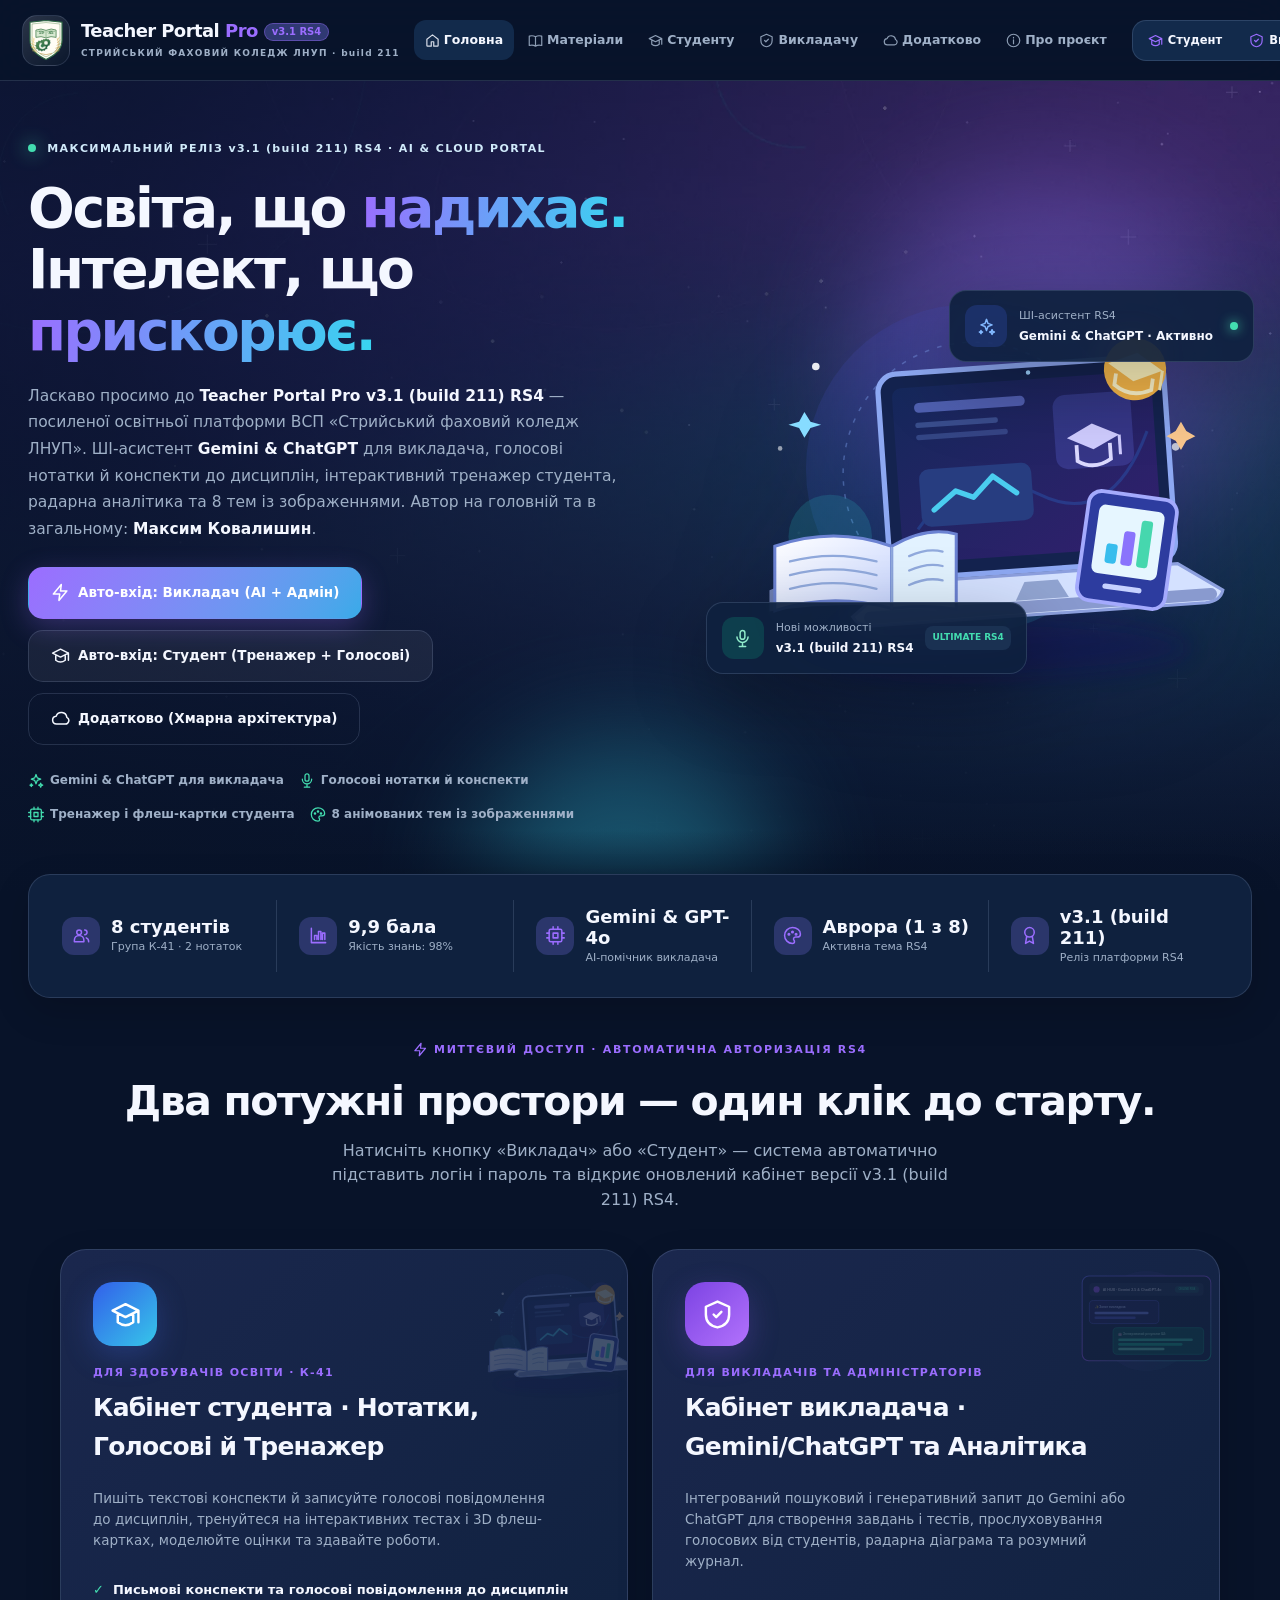
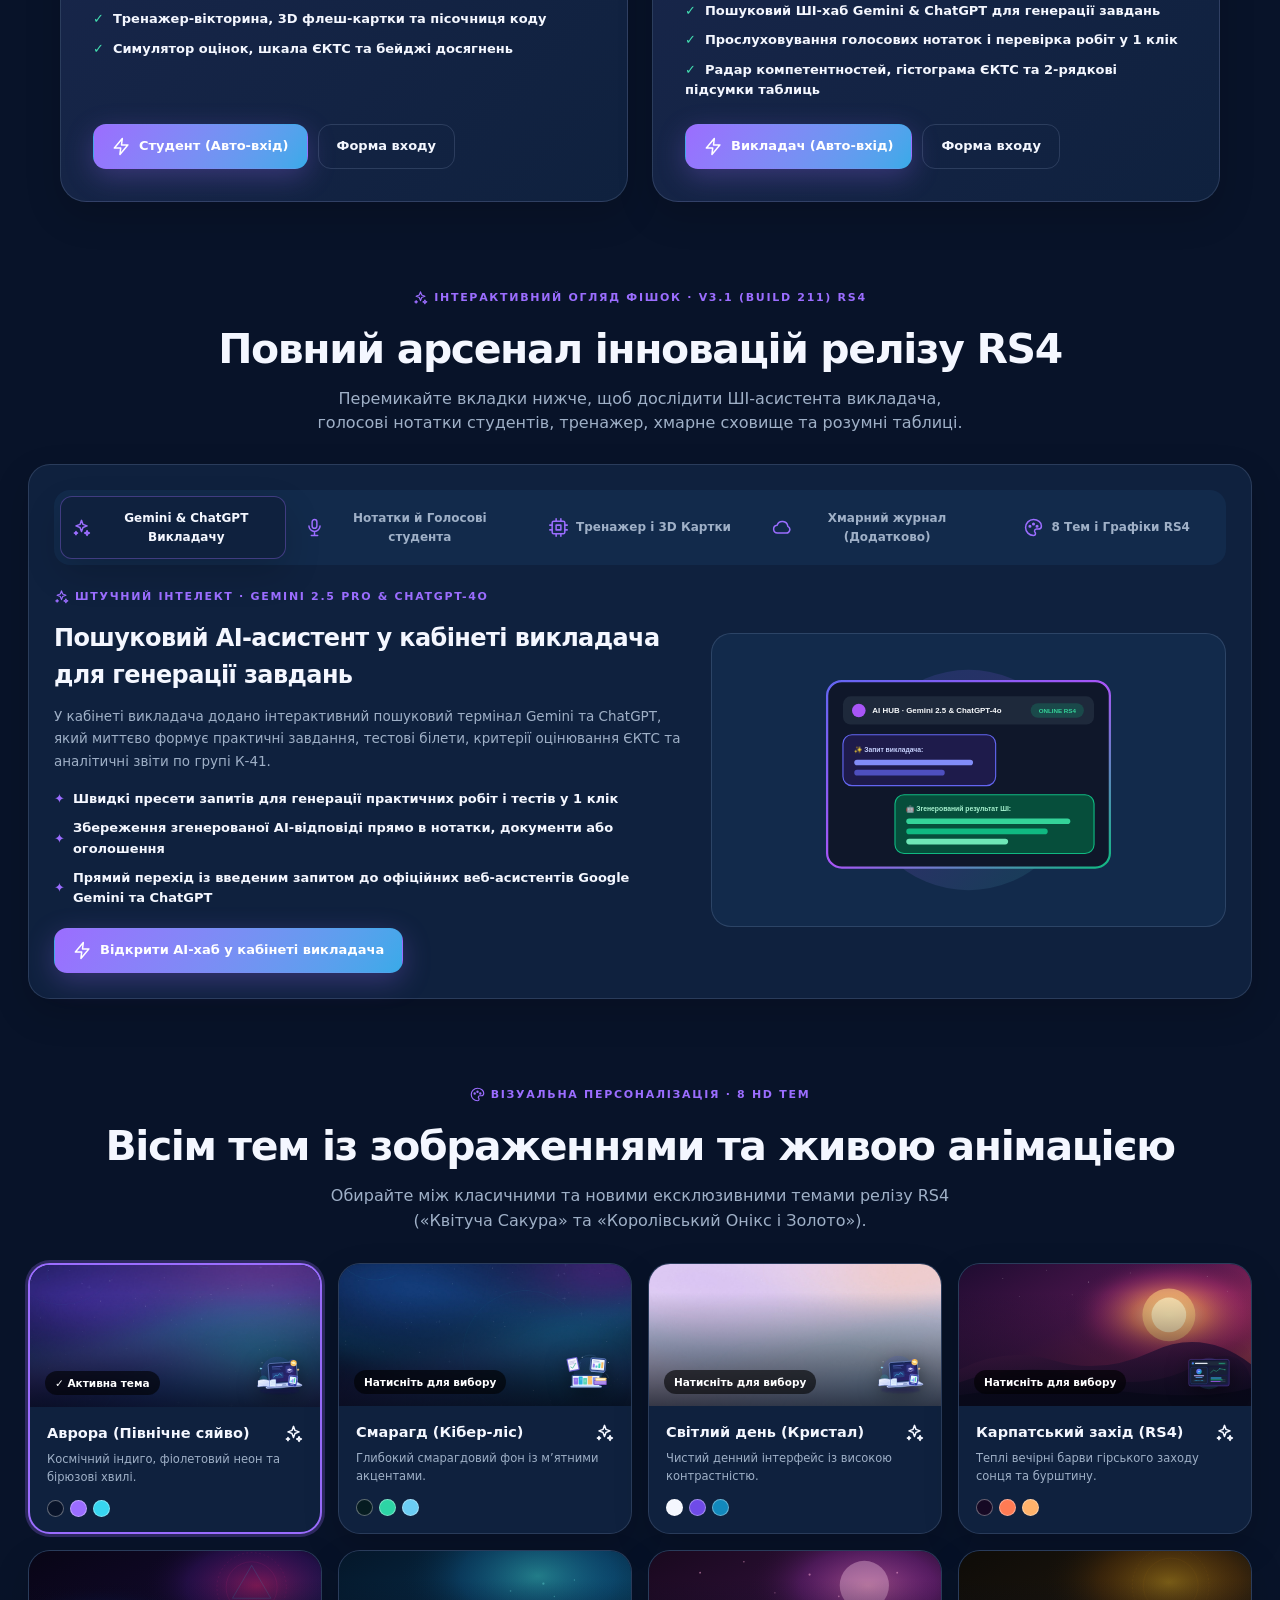
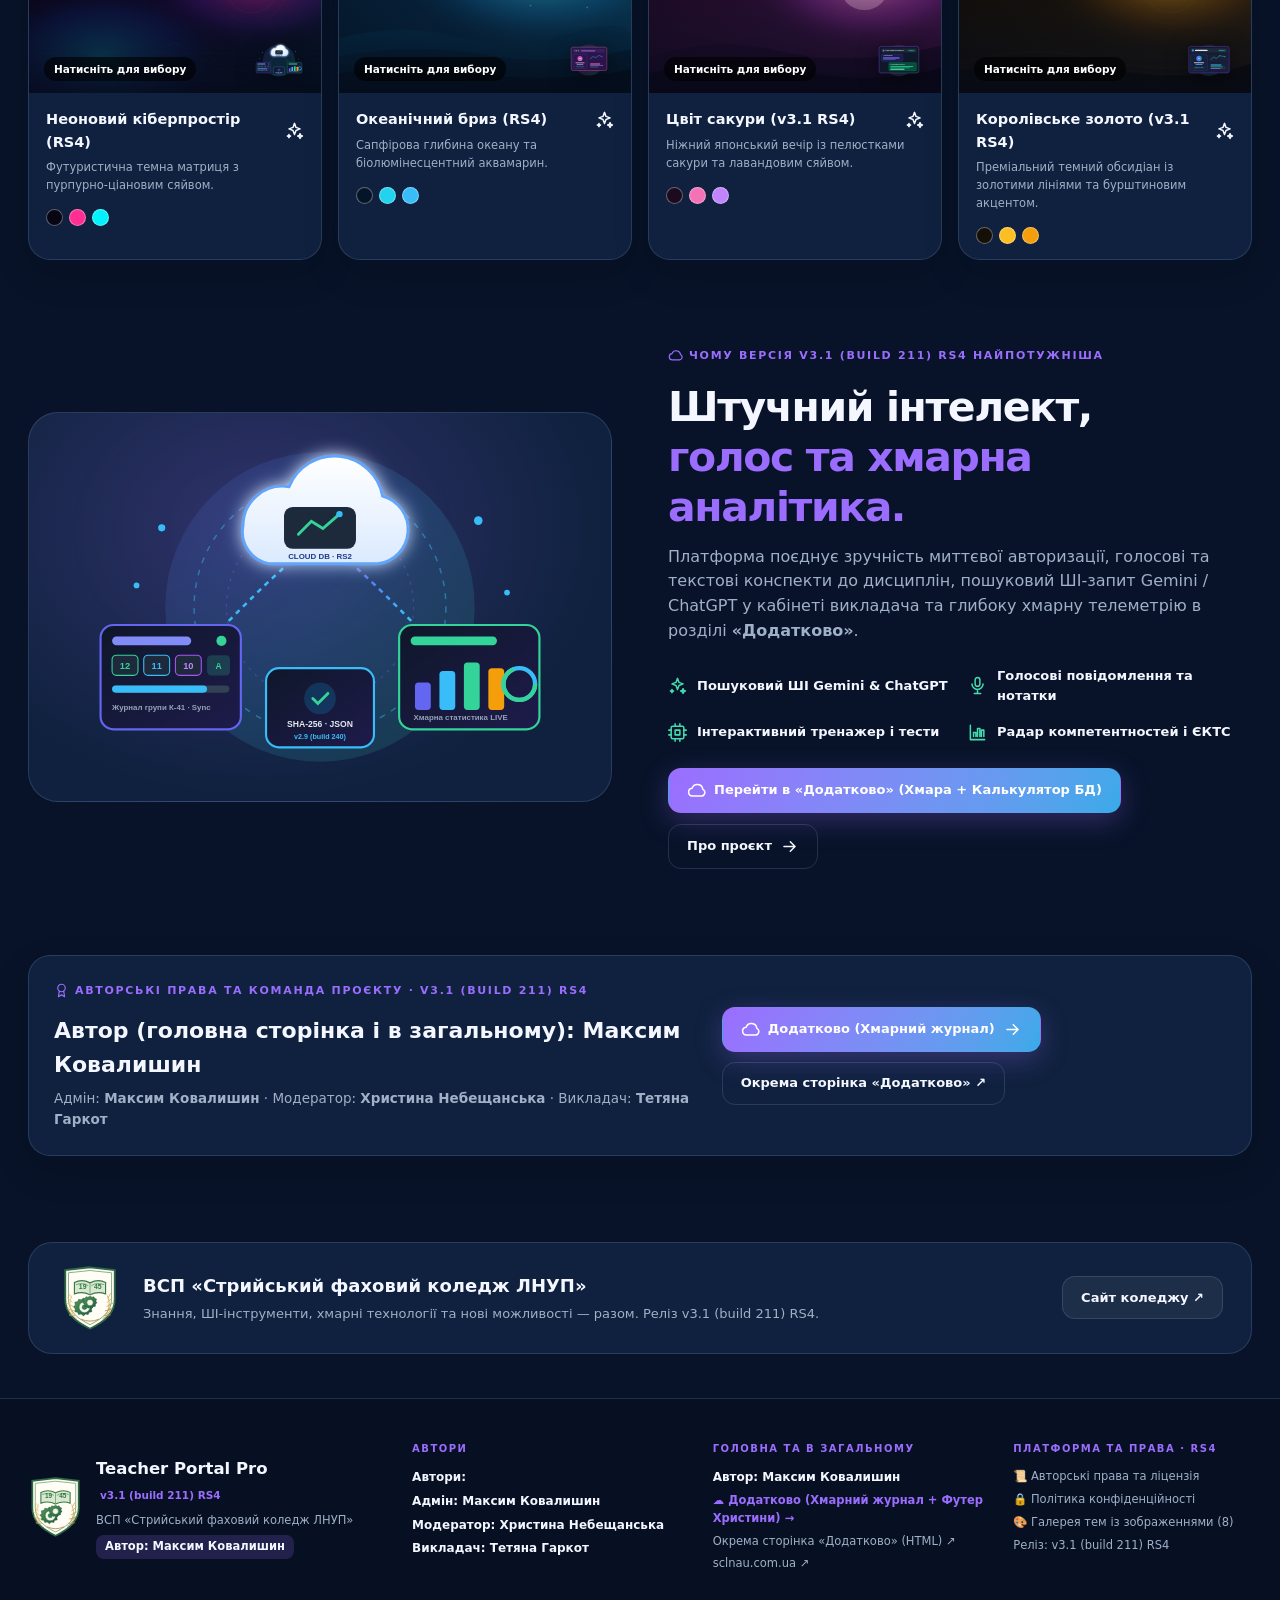
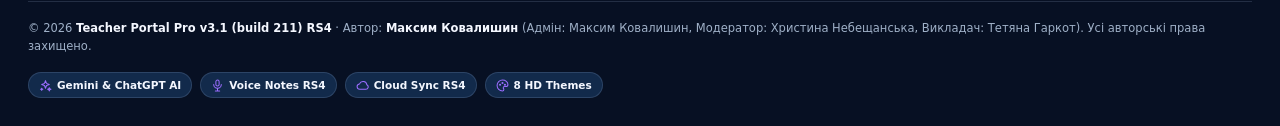
<file: index.html>
<!doctype html>
<html lang="uk">
<head>
  <meta charset="utf-8">
  <meta name="viewport" content="width=device-width, initial-scale=1">
  <meta name="theme-color" content="#081b38">
  <meta name="description" content="Teacher Portal Pro v3.1 (build 211) RS4 — потужний український освітній портал із ШІ-асистентом Gemini/ChatGPT, голосовими нотатками, тренажером студента, хмарним журналом та 8 темами.">
  <title>Teacher Portal Pro v3.1 (build 211) RS4 — ВСП «Стрийський фаховий коледж ЛНУП»</title>
  <link rel="icon" type="image/svg+xml" href="assets/favicon.svg">
  <link rel="stylesheet" href="style.css">
  <script defer src="script.js"></script>
</head>
<body data-theme="aurora" data-banner-art="on" data-glow="on">
<svg class="svg-defs" xmlns="http://www.w3.org/2000/svg" aria-hidden="true">
  <symbol id="i-home" viewBox="0 0 24 24"><path d="m3 10 9-7 9 7v10a1 1 0 0 1-1 1h-6v-7h-4v7H4a1 1 0 0 1-1-1z"/></symbol>
  <symbol id="i-book" viewBox="0 0 24 24"><path d="M12 6C8.7 4 5.7 4 2 5v15c3.7-1 6.7-1 10 1 3.3-2 6.3-2 10-1V5c-3.7-1-6.7-1-10 1zm0 0v15"/></symbol>
  <symbol id="i-hat" viewBox="0 0 24 24"><path d="m2 9 10-5 10 5-10 5zM6 12v6c4 3 8 3 12 0v-6m4-3v9"/></symbol>
  <symbol id="i-shield" viewBox="0 0 24 24"><path d="m12 2 9 4v6c0 6-4 9-9 10-5-1-9-4-9-10V6zM9 12l2 2 4-4"/></symbol>
  <symbol id="i-users" viewBox="0 0 24 24"><circle cx="9" cy="8" r="3"/><path d="M3 20v-2a6 6 0 0 1 12 0v2zM16 5a3 3 0 0 1 0 6m2 4a5 5 0 0 1 3 5"/></symbol>
  <symbol id="i-chart" viewBox="0 0 24 24"><path d="M3 3v18h18M7 17v-5h3v5m2 0V7h3v10m2 0v-8h3v8"/></symbol>
  <symbol id="i-file" viewBox="0 0 24 24"><path d="M6 2h8l5 5v15H6a2 2 0 0 1-2-2V4a2 2 0 0 1 2-2zM14 2v6h5M8 13h8M8 17h8"/></symbol>
  <symbol id="i-check" viewBox="0 0 24 24"><path d="m5 12 4 4L19 6"/></symbol>
  <symbol id="i-lock" viewBox="0 0 24 24"><rect x="4" y="10" width="16" height="12" rx="2"/><path d="M8 10V7a4 4 0 0 1 8 0v3m-4 5v3"/></symbol>
  <symbol id="i-user" viewBox="0 0 24 24"><circle cx="12" cy="8" r="4"/><path d="M4 22v-2a8 8 0 0 1 16 0v2"/></symbol>
  <symbol id="i-arrow" viewBox="0 0 24 24"><path d="M5 12h14m-6-6 6 6-6 6"/></symbol>
  <symbol id="i-search" viewBox="0 0 24 24"><circle cx="10.5" cy="10.5" r="7"/><path d="m16 16 5 5"/></symbol>
  <symbol id="i-download" viewBox="0 0 24 24"><path d="M12 3v12m-5-5 5 5 5-5M4 18v3h16v-3"/></symbol>
  <symbol id="i-settings" viewBox="0 0 24 24"><circle cx="12" cy="12" r="3"/><path d="M10 2h4l1 3 3 1 3-1 2 4-2 2v2l2 2-2 4-3-1-3 1-1 3h-4l-1-3-3-1-3 1-2-4 2-2v-2L1 9l2-4 3 1 3-1z"/></symbol>
  <symbol id="i-list" viewBox="0 0 24 24"><path d="M8 6h13M8 12h13M8 18h13M3 6h.1M3 12h.1M3 18h.1"/></symbol>
  <symbol id="i-plus" viewBox="0 0 24 24"><path d="M12 4v16M4 12h16"/></symbol>
  <symbol id="i-x" viewBox="0 0 24 24"><path d="M5 5l14 14M19 5 5 19"/></symbol>
  <symbol id="i-moon" viewBox="0 0 24 24"><path d="M20 16A8 8 0 0 1 8 4 8 8 0 1 0 20 16z"/></symbol>
  <symbol id="i-sun" viewBox="0 0 24 24"><circle cx="12" cy="12" r="4"/><path d="M12 1v3m0 16v3M1 12h3m16 0h3M4 4l2 2m12 12 2 2M20 4l-2 2M6 18l-2 2"/></symbol>
  <symbol id="i-calendar" viewBox="0 0 24 24"><rect x="3" y="5" width="18" height="16" rx="2"/><path d="M7 2v6m10-6v6M3 10h18"/></symbol>
  <symbol id="i-clipboard" viewBox="0 0 24 24"><rect x="5" y="4" width="14" height="18" rx="2"/><path d="M9 4V2h6v2M9 11h6m-6 5h6"/></symbol>
  <symbol id="i-log" viewBox="0 0 24 24"><path d="M14 3h6v18h-6M4 12h12m-5-5 5 5-5 5"/></symbol>
  <symbol id="i-info" viewBox="0 0 24 24"><circle cx="12" cy="12" r="10"/><path d="M12 11v6m0-10v1"/></symbol>
  <symbol id="i-mail" viewBox="0 0 24 24"><rect x="2" y="5" width="20" height="14" rx="2"/><path d="m2 7 10 7 10-7"/></symbol>
  <symbol id="i-menu" viewBox="0 0 24 24"><path d="M3 6h18M3 12h18M3 18h18"/></symbol>
  <symbol id="i-bolt" viewBox="0 0 24 24"><path d="M13 2 3 14h8l-1 8 10-12h-8z"/></symbol>
  <symbol id="i-star" viewBox="0 0 24 24"><path d="m12 2 3.1 6.3 6.9 1-5 4.9 1.2 6.8L12 17.8 5.8 21l1.2-6.8-5-4.9 6.9-1z"/></symbol>
  <symbol id="i-bell" viewBox="0 0 24 24"><path d="M18 8a6 6 0 0 0-12 0c0 7-3 9-3 9h18s-3-2-3-9M13.7 21a2 2 0 0 1-3.4 0"/></symbol>
  <symbol id="i-palette" viewBox="0 0 24 24"><path d="M12 2a10 10 0 0 0 0 20 2.5 2.5 0 0 0 2.5-2.5c0-.6-.2-1.2-.6-1.6-.4-.4-.6-1-.6-1.6A2.5 2.5 0 0 1 15.8 14H18a4 4 0 0 0 4-4c0-4.4-4.5-8-10-8z"/><circle cx="7.5" cy="10.5" r="1"/><circle cx="12" cy="7.5" r="1"/><circle cx="16.5" cy="10.5" r="1"/></symbol>
  <symbol id="i-cloud" viewBox="0 0 24 24"><path d="M17.5 19H7a5 5 0 0 1-.5-9.97A7 7 0 0 1 20 10.5a4.5 4.5 0 0 1-2.5 8.5z"/></symbol>
  <symbol id="i-sync" viewBox="0 0 24 24"><path d="M21 2v6h-6M3 12a9 9 0 0 1 15-6.7L21 8M3 22v-6h6M21 12a9 9 0 0 1-15 6.7L3 16"/></symbol>
  <symbol id="i-database" viewBox="0 0 24 24"><ellipse cx="12" cy="5" rx="9" ry="3"/><path d="M21 12c0 1.66-4 3-9 3s-9-1.34-9-3"/><path d="M3 5v14c0 1.66 4 3 9 3s9-1.34 9-3V5"/></symbol>
  <symbol id="i-sparkles" viewBox="0 0 24 24"><path d="m12 3 1.9 5.1L19 10l-5.1 1.9L12 17l-1.9-5.1L5 10l5.1-1.9zM19 16l.9 2.1L22 19l-2.1.9L19 22l-.9-2.1L16 19l2.1-.9zM5 17l.6 1.4L7 19l-1.4.6L5 21l-.6-1.4L3 19l1.4-.6z"/></symbol>
  <symbol id="i-award" viewBox="0 0 24 24"><circle cx="12" cy="8" r="6"/><path d="M15.48 12.9 17 22l-5-3-5 3 1.52-9.1"/></symbol>
  <symbol id="i-clock" viewBox="0 0 24 24"><circle cx="12" cy="12" r="10"/><path d="M12 6v6l4 2"/></symbol>
  <symbol id="i-key" viewBox="0 0 24 24"><circle cx="7.5" cy="15.5" r="5.5"/><path d="m21 2-9.6 9.6M15.5 7.5l3 3L22 7l-3-3"/></symbol>
  <symbol id="i-code" viewBox="0 0 24 24"><path d="m16 18 6-6-6-6M8 6l-6 6 6 6"/></symbol>
  <symbol id="i-mic" viewBox="0 0 24 24"><rect x="9" y="2" width="6" height="11" rx="3"/><path d="M5 10a7 7 0 0 0 14 0M12 17v5m-4 0h8"/></symbol>
  <symbol id="i-play" viewBox="0 0 24 24"><polygon points="6,4 20,12 6,20"/></symbol>
  <symbol id="i-cpu" viewBox="0 0 24 24"><rect x="4" y="4" width="16" height="16" rx="2"/><rect x="9" y="9" width="6" height="6"/><path d="M9 1v3m6-3v3M9 20v3m6-3v3M20 9h3m-3 6h3M1 9h3m-3 6h3"/></symbol>
</svg>

<header class="site-header" id="siteHeader">
  <div class="header-inner">
    <a class="brand" href="#home" data-nav="home" aria-label="Teacher Portal Pro — головна">
      <span class="brand-mark"><img src="assets/college-emblem.svg" alt="Стилізована емблема коледжу"></span>
      <span class="brand-copy">
        <strong>Teacher Portal <em>Pro</em> <span class="ver-pill">v3.1 RS4</span></strong>
        <small>СТРИЙСЬКИЙ ФАХОВИЙ КОЛЕДЖ ЛНУП · build 211</small>
      </span>
    </a>
    <nav class="top-nav" aria-label="Основні розділи">
      <button class="top-link selected" data-nav="home"><svg class="icon nav-ico"><use href="#i-home"/></svg> Головна</button>
      <button class="top-link" data-nav="materials"><svg class="icon nav-ico"><use href="#i-book"/></svg> Матеріали</button>
      <button class="top-link" data-nav="student" data-role="student"><svg class="icon nav-ico"><use href="#i-hat"/></svg> Студенту</button>
      <button class="top-link" data-nav="admin" data-role="teacher"><svg class="icon nav-ico"><use href="#i-shield"/></svg> Викладачу</button>
      <button class="top-link" data-nav="khrystyna"><svg class="icon nav-ico icon-pulse"><use href="#i-cloud"/></svg> Додатково</button>
      <button class="top-link" data-nav="about"><svg class="icon nav-ico"><use href="#i-info"/></svg> Про проєкт</button>
    </nav>
    <div class="header-actions">
      <div class="quick-role-bar" aria-label="Швидка автоматична авторизація">
        <button class="btn tiny quick-auth-btn student-quick" data-quick-auth="student" title="Автоматичний вхід: Студент (авто-логін і пароль)">
          <svg class="icon icon-bounce"><use href="#i-hat"/></svg> Студент
        </button>
        <button class="btn tiny quick-auth-btn teacher-quick" data-quick-auth="teacher" title="Автоматичний вхід: Викладач (авто-логін і пароль)">
          <svg class="icon icon-pulse"><use href="#i-shield"/></svg> Викладач
        </button>
      </div>
      <div class="theme-group" aria-label="Теми оформлення">
        <button class="theme-dot aurora on" data-theme-choice="aurora" title="Аврора (Північне сяйво)" aria-label="Аврора"></button>
        <button class="theme-dot emerald" data-theme-choice="emerald" title="Смарагд (Кібер-ліс)" aria-label="Смарагд"></button>
        <button class="theme-dot daylight" data-theme-choice="daylight" title="Світлий день" aria-label="Світлий день"></button>
        <button class="theme-dot sunset" data-theme-choice="sunset" title="Карпатський захід" aria-label="Карпатський захід"></button>
        <button class="theme-dot cyber" data-theme-choice="cyber" title="Неоновий кіберпростір" aria-label="Неоновий кіберпростір"></button>
        <button class="theme-dot ocean" data-theme-choice="ocean" title="Океанічний бриз" aria-label="Океанічний бриз"></button>
        <button class="theme-dot sakura" data-theme-choice="sakura" title="Квітуча Сакура (RS4)" aria-label="Квітуча Сакура"></button>
        <button class="theme-dot gold" data-theme-choice="gold" title="Королівський Онікс і Золото (RS4)" aria-label="Королівський Онікс і Золото"></button>
        <button class="theme-studio-btn" id="openThemeStudio" title="Галерея 8 тем із зображеннями та анімацією" aria-label="Галерея тем">
          <svg class="icon icon-spin-hover"><use href="#i-palette"/></svg>
        </button>
      </div>
      <button class="btn small ghost" id="headerLogin">Увійти</button>
      <button class="btn small primary" id="headerRegister">Реєстрація <svg class="icon"><use href="#i-arrow"/></svg></button>
      <button class="profile-button hidden" id="profileButton"><span id="profileInitial">К</span><b id="profileText">Мій кабінет</b></button>
      <button class="icon-button hamburger" id="mobileMenuButton" aria-label="Відкрити меню"><svg class="icon"><use href="#i-menu"/></svg></button>
    </div>
  </div>
  <nav class="mobile-menu hidden" id="mobileMenu" aria-label="Мобільне меню">
    <button data-nav="home">🏠 Головна</button>
    <button data-nav="materials">📚 Матеріали</button>
    <button data-nav="student" data-role="student">🎓 Кабінет студента</button>
    <button data-nav="admin" data-role="teacher">🛡️ Кабінет викладача (Адмін + AI)</button>
    <button data-nav="khrystyna">☁️ Додатково (Хмарний журнал)</button>
    <a href="khrystyna.html" class="mobile-ext-link">☁️ Додатково (Окрема HTML-сторінка) ↗</a>
    <button data-nav="about">ℹ️ Про проєкт</button>
    <div class="mobile-quick-auth">
      <span>⚡ Авто-авторизація (1 клік):</span>
      <button data-quick-auth="student">🎓 Увійти як Студент</button>
      <button data-quick-auth="teacher">🛡️ Увійти як Викладач</button>
    </div>
    <button data-mobile-auth="login">Форма входу</button>
    <button data-mobile-auth="register">Створити акаунт</button>
    <div class="mobile-themes">
      <span>8 тем із зображеннями та анімацією</span>
      <button data-theme-choice="aurora">Аврора</button>
      <button data-theme-choice="emerald">Смарагд</button>
      <button data-theme-choice="daylight">Світлий день</button>
      <button data-theme-choice="sunset">Захід</button>
      <button data-theme-choice="cyber">Кібер</button>
      <button data-theme-choice="ocean">Океан</button>
      <button data-theme-choice="sakura">Сакура</button>
      <button data-theme-choice="gold">Золото</button>
    </div>
  </nav>
</header>

<main id="main">
<section id="view-home" class="view active">
  <div class="home-hero-wrap">
    <div class="hero-particles" aria-hidden="true">
      <span></span><span></span><span></span><span></span><span></span><span></span>
    </div>
    <div class="home-hero container">
      <div class="home-copy reveal">
        <span class="eyebrow"><span class="eyebrow-dot"></span> МАКСИМАЛЬНИЙ РЕЛІЗ v3.1 (build 211) RS4 · AI &amp; CLOUD PORTAL</span>
        <h1>Освіта, що <span class="gradient-word">надихає.</span><br>Інтелект, що <span class="gradient-word">прискорює.</span></h1>
        <p class="hero-lead">Ласкаво просимо до <b>Teacher Portal Pro v3.1 (build 211) RS4</b> — посиленої освітньої платформи ВСП «Стрийський фаховий коледж ЛНУП». ШІ-асистент <b>Gemini &amp; ChatGPT</b> для викладача, голосові нотатки й конспекти до дисциплін, інтерактивний тренажер студента, радарна аналітика та 8 тем із зображеннями. Автор на головній та в загальному: <b>Максим Ковалишин</b>.</p>
        <div class="hero-buttons">
          <button class="btn primary large" data-quick-auth="teacher"><svg class="icon icon-pulse"><use href="#i-bolt"/></svg> Авто-вхід: Викладач (AI + Адмін)</button>
          <button class="btn glass large" data-quick-auth="student"><svg class="icon icon-bounce"><use href="#i-hat"/></svg> Авто-вхід: Студент (Тренажер + Голосові)</button>
          <button class="btn outline large" data-nav="khrystyna"><svg class="icon icon-float"><use href="#i-cloud"/></svg> Додатково (Хмарна архітектура)</button>
        </div>
        <div class="hero-trust">
          <span><svg class="icon icon-pulse"><use href="#i-sparkles"/></svg> Gemini &amp; ChatGPT для викладача</span>
          <span><svg class="icon icon-bounce"><use href="#i-mic"/></svg> Голосові нотатки й конспекти</span>
          <span><svg class="icon icon-float"><use href="#i-cpu"/></svg> Тренажер і флеш-картки студента</span>
          <span><svg class="icon icon-spin-hover"><use href="#i-palette"/></svg> 8 анімованих тем із зображеннями</span>
        </div>
      </div>
      <div class="home-illustration reveal" aria-label="Ілюстрація електронної освітньої платформи">
        <img class="hero-scene" id="heroIllustrationImg" src="assets/learning-world.svg" alt="Ілюстрація відкритої книги, ноутбука та навчального простору">
        <div class="floating-panel float-top"><span class="float-icon blue"><svg class="icon icon-pulse"><use href="#i-sparkles"/></svg></span><span><small>ШІ-асистент RS4</small><b id="heroCloudStatusText">Gemini &amp; ChatGPT · Активно</b></span><span class="online-dot"></span></div>
        <div class="floating-panel float-bottom"><span class="float-icon green"><svg class="icon icon-bounce"><use href="#i-mic"/></svg></span><span><small>Нові можливості</small><b>v3.1 (build 211) RS4</b></span><span class="pill-mini">ULTIMATE RS4</span></div>
      </div>
    </div>
    <div class="hero-orb orb-one" aria-hidden="true"></div><div class="hero-orb orb-two" aria-hidden="true"></div>
  </div>

  <!-- ЖИВИЙ ПУЛЬС ПОРТАЛУ НА ГОЛОВНІЙ -->
  <div class="container">
    <div class="portal-pulse-bar panel reveal" id="homePulseBar"></div>
  </div>

  <div class="container content-block">
    <div class="section-head centered reveal">
      <span class="section-tag"><svg class="icon icon-pulse"><use href="#i-bolt"/></svg> МИТТЄВИЙ ДОСТУП · АВТОМАТИЧНА АВТОРИЗАЦІЯ RS4</span>
      <h2>Два потужні простори — один клік до старту.</h2>
      <p>Натисніть кнопку «Викладач» або «Студент» — система автоматично підставить логін і пароль та відкриє оновлений кабінет версії v3.1 (build 211) RS4.</p>
    </div>
    <div class="role-grid">
      <article class="role-card student-card reveal">
        <div class="role-card-art"><img src="assets/learning-world.svg" alt="Кабінет студента"></div>
        <div class="role-sphere student-sphere"><svg class="icon icon-bounce"><use href="#i-hat"/></svg></div>
        <span class="role-label">Для здобувачів освіти · К-41</span>
        <h3>Кабінет студента · Нотатки, Голосові й Тренажер</h3>
        <p>Пишіть текстові конспекти й записуйте голосові повідомлення до дисциплін, тренуйтеся на інтерактивних тестах і 3D флеш-картках, моделюйте оцінки та здавайте роботи.</p>
        <ul>
          <li>Письмові конспекти та голосові повідомлення до дисциплін</li>
          <li>Тренажер-вікторина, 3D флеш-картки та пісочниця коду</li>
          <li>Симулятор оцінок, шкала ЄКТС та бейджі досягнень</li>
        </ul>
        <div class="role-card-actions">
          <button class="btn primary" data-quick-auth="student"><svg class="icon icon-pulse"><use href="#i-bolt"/></svg> Студент (Авто-вхід)</button>
          <button class="btn outline" data-role-open="student">Форма входу</button>
        </div>
      </article>
      <article class="role-card teacher-card reveal">
        <div class="role-card-art"><img src="assets/ai-assistant-world.svg" alt="Кабінет викладача Pro + AI"></div>
        <div class="role-sphere teacher-sphere"><svg class="icon icon-pulse"><use href="#i-shield"/></svg></div>
        <span class="role-label">Для викладачів та адміністраторів</span>
        <h3>Кабінет викладача · Gemini/ChatGPT та Аналітика</h3>
        <p>Інтегрований пошуковий і генеративний запит до Gemini або ChatGPT для створення завдань і тестів, прослуховування голосових від студентів, радарна діаграма та розумний журнал.</p>
        <ul>
          <li>Пошуковий ШІ-хаб Gemini &amp; ChatGPT для генерації завдань</li>
          <li>Прослуховування голосових нотаток і перевірка робіт у 1 клік</li>
          <li>Радар компетентностей, гістограма ЄКТС та 2-рядкові підсумки таблиць</li>
        </ul>
        <div class="role-card-actions">
          <button class="btn primary" data-quick-auth="teacher"><svg class="icon icon-pulse"><use href="#i-bolt"/></svg> Викладач (Авто-вхід)</button>
          <button class="btn outline" data-role-open="teacher">Форма входу</button>
        </div>
      </article>
    </div>
  </div>

  <!-- ІНТЕРАКТИВНИЙ ЦЕНТР НОВИХ МОЖЛИВОСТЕЙ НА ГОЛОВНІЙ -->
  <div class="container content-block">
    <div class="section-head centered reveal">
      <span class="section-tag"><svg class="icon icon-spin-hover"><use href="#i-sparkles"/></svg> ІНТЕРАКТИВНИЙ ОГЛЯД ФІШОК · v3.1 (build 211) RS4</span>
      <h2>Повний арсенал інновацій релізу RS4</h2>
      <p>Перемикайте вкладки нижче, щоб дослідити ШІ-асистента викладача, голосові нотатки студентів, тренажер, хмарне сховище та розумні таблиці.</p>
    </div>
    <div class="home-feature-hub panel">
      <div class="hub-tabs" role="tablist">
        <button class="hub-tab active" data-hub-tab="ai"><svg class="icon icon-pulse"><use href="#i-sparkles"/></svg> Gemini &amp; ChatGPT Викладачу</button>
        <button class="hub-tab" data-hub-tab="voice"><svg class="icon icon-bounce"><use href="#i-mic"/></svg> Нотатки й Голосові студента</button>
        <button class="hub-tab" data-hub-tab="trainer"><svg class="icon icon-float"><use href="#i-cpu"/></svg> Тренажер і 3D Картки</button>
        <button class="hub-tab" data-hub-tab="cloud"><svg class="icon icon-float"><use href="#i-cloud"/></svg> Хмарний журнал (Додатково)</button>
        <button class="hub-tab" data-hub-tab="visuals"><svg class="icon icon-spin-hover"><use href="#i-palette"/></svg> 8 Тем і Графіки RS4</button>
      </div>
      <div id="homeHubContent" class="hub-body"></div>
    </div>
  </div>

  <!-- ГАЛЕРЕЯ 8 АНІМОВАНИХ ТЕМ ІЗ ЗОБРАЖЕННЯМИ -->
  <div class="container content-block">
    <div class="section-head centered reveal">
      <span class="section-tag"><svg class="icon icon-spin-hover"><use href="#i-palette"/></svg> ВІЗУАЛЬНА ПЕРСОНАЛІЗАЦІЯ · 8 HD ТЕМ</span>
      <h2>Вісім тем із зображеннями та живою анімацією</h2>
      <p>Обирайте між класичними та новими ексклюзивними темами релізу RS4 («Квітуча Сакура» та «Королівський Онікс і Золото»).</p>
    </div>
    <div class="theme-showcase-grid" id="homeThemeShowcase"></div>
  </div>

  <div class="container content-block feature-block">
    <div class="feature-picture"><img src="assets/cloud-sync-world.svg" alt="Ілюстрація інтеграції електронного журналу у хмарне сховище"></div>
    <div class="feature-copy">
      <span class="section-tag"><svg class="icon icon-float"><use href="#i-cloud"/></svg> ЧОМУ ВЕРСІЯ v3.1 (build 211) RS4 НАЙПОТУЖНІША</span>
      <h2>Штучний інтелект,<br><span>голос та хмарна аналітика.</span></h2>
      <p>Платформа поєднує зручність миттєвої авторизації, голосові та текстові конспекти до дисциплін, пошуковий ШІ-запит Gemini / ChatGPT у кабінеті викладача та глибоку хмарну телеметрію в розділі <b>«Додатково»</b>.</p>
      <div class="features">
        <div><svg class="icon icon-pulse"><use href="#i-sparkles"/></svg><span>Пошуковий ШІ Gemini &amp; ChatGPT</span></div>
        <div><svg class="icon icon-bounce"><use href="#i-mic"/></svg><span>Голосові повідомлення та нотатки</span></div>
        <div><svg class="icon icon-float"><use href="#i-cpu"/></svg><span>Інтерактивний тренажер і тести</span></div>
        <div><svg class="icon icon-spin-hover"><use href="#i-chart"/></svg><span>Радар компетентностей і ЄКТС</span></div>
      </div>
      <div class="hero-buttons">
        <button class="btn primary" data-nav="khrystyna"><svg class="icon icon-float"><use href="#i-cloud"/></svg> Перейти в «Додатково» (Хмара + Калькулятор БД)</button>
        <button class="btn outline" data-nav="about">Про проєкт <svg class="icon"><use href="#i-arrow"/></svg></button>
      </div>
    </div>
  </div>

  <div class="container content-block">
    <div class="author-spotlight-banner panel">
      <div class="author-spotlight-main">
        <span class="section-tag"><svg class="icon icon-pulse"><use href="#i-award"/></svg> АВТОРСЬКІ ПРАВА ТА КОМАНДА ПРОЄКТУ · v3.1 (build 211) RS4</span>
        <h3>Автор (головна сторінка і в загальному): Максим Ковалишин</h3>
        <p>Адмін: <b>Максим Ковалишин</b> · Модератор: <b>Христина Небещанська</b> · Викладач: <b>Тетяна Гаркот</b></p>
      </div>
      <div class="author-spotlight-actions">
        <button class="btn primary" data-nav="khrystyna"><svg class="icon icon-float"><use href="#i-cloud"/></svg> Додатково (Хмарний журнал) <svg class="icon"><use href="#i-arrow"/></svg></button>
        <a class="btn outline" href="khrystyna.html">Окрема сторінка «Додатково» ↗</a>
      </div>
    </div>
  </div>

  <div class="container content-block">
    <div class="quote-banner">
      <img src="assets/college-emblem.svg" alt="Стилізована емблема" width="72" height="72">
      <div><b>ВСП «Стрийський фаховий коледж ЛНУП»</b><span>Знання, ШІ-інструменти, хмарні технології та нові можливості — разом. Реліз v3.1 (build 211) RS4.</span></div>
      <a class="btn ghost" href="https://sclnau.com.ua/" target="_blank" rel="noopener noreferrer">Сайт коледжу ↗</a>
    </div>
  </div>
</section>

<section id="view-materials" class="view">
  <div class="container inner-page">
    <div class="page-banner materials-banner">
      <div>
        <span class="section-tag"><svg class="icon icon-bounce"><use href="#i-book"/></svg> НАВЧАЛЬНА БІБЛІОТЕКА ТА КОНСПЕКТИ · v3.1 RS4</span>
        <h1>Матеріали дисциплін</h1>
        <p>Добірка лекцій, практичних, презентацій і контрольних. До кожного матеріалу студент може створити текстову нотатку або прикріпити голосове повідомлення.</p>
      </div>
      <img src="assets/classroom-world.svg" alt="Книги та цифрове навчання">
    </div>
    <div class="panel filter-panel">
      <div class="search-wrap"><svg class="icon"><use href="#i-search"/></svg><input type="search" id="materialSearch" placeholder="Пошук теми чи ресурсу" aria-label="Пошук матеріалів"></div>
      <div class="tab-pills" id="materialTabs">
        <button class="pill active" data-material-filter="all">Усі</button>
        <button class="pill" data-material-filter="lecture">Лекції</button>
        <button class="pill" data-material-filter="practice">Практичні</button>
        <button class="pill" data-material-filter="control">Контрольні</button>
        <button class="pill" data-material-filter="presentation">Презентації</button>
      </div>
    </div>
    <div class="resource-grid" id="materialGrid"></div>
    <div class="disclaimer"><svg class="icon icon-pulse"><use href="#i-info"/></svg> Натисніть «Конспект / Голосове» на будь-якій картці матеріалу, щоб додати власну нотатку чи аудіозапис до цієї теми.</div>
  </div>
</section>

<section id="view-student" class="view">
  <div class="container inner-page">
    <div class="app-titlebar">
      <div>
        <span class="section-tag"><svg class="icon icon-bounce"><use href="#i-hat"/></svg> ОСОБИСТИЙ ПРОСТІР ЗДОБУВАЧА ОСВІТИ · v3.1 (build 211) RS4</span>
        <h1 id="studentGreeting">Мій кабінет студента</h1>
        <p>Персональний журнал, текстові та голосові нотатки до дисциплін, інтерактивний тренажер знань, симулятор балів і здача робіт.</p>
      </div>
      <div class="student-titlebar-actions">
        <label class="student-Inline-picker">
          <span>Профіль групи К-41:</span>
          <select id="studentProfileSelect" aria-label="Вибір профілю студента"></select>
        </label>
        <span class="role-badge"><svg class="icon icon-pulse"><use href="#i-hat"/></svg> Студент · RS4</span>
      </div>
    </div>

    <div class="student-hero panel">
      <div>
        <span class="eyebrow dark" id="studentRankBadge">НАВЧАЛЬНИЙ СЕМЕСТР · РЕЙТИНГ ГРУПИ</span>
        <h2 id="studentHeroTitle">Навчайся, тренуйся та надсилай голосові нотатки.</h2>
        <p id="studentHeroSub">Використовуйте інтерактивний тренажер із флеш-картками, записуйте голосові коментарі до дисциплін і моделюйте свій стипендіальний бал.</p>
        <div class="hero-buttons">
          <button class="btn primary" data-nav="materials"><svg class="icon"><use href="#i-book"/></svg> Бібліотека матеріалів</button>
          <button class="btn outline" id="openThemeStudioStudent"><svg class="icon icon-spin-hover"><use href="#i-palette"/></svg> Змінити тему (8)</button>
        </div>
      </div>
      <img src="assets/learning-world.svg" alt="Навчання онлайн">
    </div>

    <div class="stats-grid stats-grid-6" id="studentStats"></div>

    <!-- НОВИЙ БЛОК: КОНСПЕКТИ ДО ДИСЦИПЛІН ТА ГОЛОСОВІ ПОВІДОМЛЕННЯ СТУДЕНТА -->
    <div class="panel student-voice-notes-panel" id="studentNotesVoiceSection" style="margin-bottom:22px">
      <div class="panel-heading">
        <div>
          <h3><svg class="icon icon-bounce"><use href="#i-mic"/></svg> Мої нотатки до дисциплін та голосові повідомлення викладачу</h3>
          <p>Створюйте письмові конспекти до лекцій і практичних або записуйте та відправляйте голосові нотатки безпосередньо в кабінет викладача</p>
        </div>
        <span class="badge">Текст + Голос · RS4</span>
      </div>

      <div class="voice-notes-grid">
        <div class="note-composer-box">
          <form id="studentDisciplineNoteForm">
            <div class="form-field">
              <label for="noteDisciplineSelect">Оберіть дисципліну / тему заняття</label>
              <select id="noteDisciplineSelect">
                <option value="Вебтехнології: Загальний конспект">📘 Вебтехнології та вебдизайн (Загальне)</option>
                <option value="Лекція №1: Архітектура вебу та HTTP">📖 Лекція №1: Архітектура вебу та HTTP</option>
                <option value="Лекція №2: HTML5 та семантика">📖 Лекція №2: Основи HTML5 та семантики</option>
                <option value="Лекція №3: CSS3 Flexbox і Grid">📖 Лекція №3: CSS3 Flexbox, Grid і адаптивність</option>
                <option value="Практичні роботи №1–3: Проєктування UI/JS">💻 Практичні роботи №1–3: Проєктування UI/JS</option>
                <option value="Хмарні бази даних та інтеграція журналу">☁️ Хмарні бази даних та інтеграція журналу</option>
              </select>
            </div>
            <div class="form-field">
              <label for="studentNoteText">Текст нотатки або питання до викладача</label>
              <textarea id="studentNoteText" rows="3" maxlength="800" placeholder="Запишіть головні тези лекції, питання до практичної або натисніть «Голосовий ввід»..."></textarea>
            </div>
            <div class="voice-recorder-bar">
              <div class="voice-controls">
                <button type="button" class="btn small primary" id="startVoiceRecordBtn"><svg class="icon icon-pulse"><use href="#i-mic"/></svg> <span id="voiceRecordBtnText">Записати голосове</span></button>
                <button type="button" class="btn small outline" id="speechToTextBtn" title="Диктувати текст голосом"><svg class="icon"><use href="#i-sparkles"/></svg> Диктувати текст</button>
                <span class="voice-timer-pill" id="voiceTimerDisplay">00:00</span>
              </div>
              <div class="voice-visualizer" id="voiceVisualizer" aria-hidden="true">
                <i></i><i></i><i></i><i></i><i></i><i></i><i></i><i></i><i></i><i></i>
              </div>
              <small id="voiceStatusHint" class="muted">Готово до запису голосового повідомлення або текстового конспекту</small>
            </div>
            <div class="hero-buttons" style="margin-top:12px">
              <button type="submit" class="btn small primary"><svg class="icon"><use href="#i-check"/></svg> Зберегти нотатку та надіслати викладачу</button>
              <button type="button" class="btn small subtle" id="exportStudentNotesBtn"><svg class="icon"><use href="#i-download"/></svg> Експорт конспектів TXT</button>
            </div>
          </form>
        </div>

        <div class="saved-notes-list-box">
          <h4>Збережені нотатки та відправлені голосові (<span id="studentNotesCount">0</span>)</h4>
          <div id="studentNotesList" class="student-notes-feed"></div>
        </div>
      </div>
    </div>

    <!-- НОВИЙ БЛОК: ЦЕНТР ТРЕНУВАННЯ СТУДЕНТА (ТРЕНАЖЕР-ВІКТОРИНА, 3D ФЛЕШ-КАРТКИ, ПІСОЧНИЦЯ КОДУ) -->
    <div class="panel student-trainer-panel" style="margin-bottom:22px">
      <div class="panel-heading">
        <div>
          <h3><svg class="icon icon-float"><use href="#i-cpu"/></svg> Центр тренування та самопідготовки студента (Training Arena RS4)</h3>
          <p>Тренуйте знання перед контрольними роботами: інтерактивні тести з поясненнями, 3D флеш-картки термінів та жива пісочниця коду</p>
        </div>
        <div class="titlebar-btn-group">
          <span class="badge" id="studentXpBadge">⚡ Досвід тренувань: 120 XP</span>
          <span class="badge">Тренажер v3.1</span>
        </div>
      </div>

      <div class="trainer-grid">
        <!-- 1. Вікторина-тренажер -->
        <div class="trainer-card">
          <div class="trainer-card-head">
            <h4>🧠 Експрес-тренажер (Тест із дисципліни)</h4>
            <span class="badge" id="quizScoreBadge">0 / 5</span>
          </div>
          <div id="quizArenaBox" class="quiz-arena-box"></div>
        </div>

        <!-- 2. 3D Флеш-картки -->
        <div class="trainer-card">
          <div class="trainer-card-head">
            <h4>🃏 Навчальні 3D Флеш-картки</h4>
            <span class="badge" id="flashcardCounter">1 / 6</span>
          </div>
          <div id="flashcardBox" class="flashcard-stage" tabindex="0" role="button" aria-label="Натисніть, щоб перевернути флеш-картку"></div>
          <div class="flashcard-controls">
            <button type="button" class="btn tiny subtle" id="prevFlashcardBtn">← Попередня</button>
            <button type="button" class="btn tiny outline" id="flipFlashcardBtn">↻ Перевернути картку</button>
            <button type="button" class="btn tiny primary" id="nextFlashcardBtn">Наступна →</button>
          </div>
        </div>

        <!-- 3. Жива пісочниця коду -->
        <div class="trainer-card">
          <div class="trainer-card-head">
            <h4>💻 Жива пісочниця HTML/CSS для тренування</h4>
            <button type="button" class="btn tiny subtle" id="resetPlaygroundBtn">Скинути шаблон</button>
          </div>
          <textarea id="playgroundCodeInput" class="playground-textarea" rows="4" aria-label="Код HTML та CSS для тренування"></textarea>
          <div id="playgroundPreview" class="playground-preview"></div>
        </div>
      </div>
    </div>

    <div class="two-columns">
      <div class="panel">
        <div class="panel-heading">
          <div>
            <h3>Мій журнал успішності та порівняння з групою</h3>
            <p>Ваші поточні бали, прогрес за категоріями та відхилення від середнього бала групи К-41</p>
          </div>
          <span class="badge">12-бальна система · ЄКТС</span>
        </div>
        <div id="myGrades"></div>
      </div>

      <div class="panel">
        <div class="panel-heading">
          <div>
            <h3>Симулятор майбутньої оцінки</h3>
            <p>Дізнайтеся, як наступна оцінка вплине на ваш семестровий бал</p>
          </div>
          <span class="badge">Фішка v3.1 RS4</span>
        </div>
        <div class="simulator-box">
          <div class="form-field">
            <label for="simGradeRange">Уявна наступна оцінка: <strong id="simGradeValue">12</strong> балів</label>
            <input type="range" id="simGradeRange" min="1" max="12" value="12" class="range-slider">
          </div>
          <div class="form-field">
            <label for="simGradeCount">Кількість таких оцінок поспіль:</label>
            <select id="simGradeCount">
              <option value="1">1 наступна робота</option>
              <option value="2">2 наступні роботи</option>
              <option value="3">3 наступні роботи</option>
            </select>
          </div>
          <div id="simResultBox" class="sim-result-box"></div>
        </div>
      </div>
    </div>

    <div class="two-columns" style="margin-top:20px">
      <div class="panel">
        <div class="panel-heading">
          <div>
            <h3>Практичні та контрольні завдання (Здача робіт)</h3>
            <p>Позначте виконані роботи, щоб надіслати їх у панель викладача на перевірку</p>
          </div>
          <span class="badge" id="studentTasksBadge">Інтерактивно</span>
        </div>
        <div id="studentAssignmentsList" class="assignments-list"></div>
      </div>

      <div class="panel">
        <div class="panel-heading">
          <div>
            <h3>Оголошення викладача та розклад</h3>
            <p>Актуальні повідомлення від Тетяни Гаркот та розклад групи К-41</p>
          </div>
          <span class="badge">Live-синхронізація</span>
        </div>
        <div id="studentAnnouncements" class="announcements-feed"></div>
        <div class="student-schedule-box">
          <h4>Розклад занять (Вебтехнології та вебдизайн)</h4>
          <div class="schedule-mini-list">
            <div><span class="sched-day">ПН · 2 пара</span><b>Лекція · ауд. 304</b><small>Тетяна Гаркот</small></div>
            <div><span class="sched-day">СР · 3 пара</span><b>Практична робота · Лаб. ВТ-2</b><small>Підгрупа 1 та 2</small></div>
            <div><span class="sched-day">ПТ · 15:00</span><b>Онлайн-консультація та захист робіт</b><small>Teacher Portal Pro</small></div>
          </div>
        </div>
      </div>
    </div>

    <div class="panel" style="margin-top:20px">
      <div class="panel-heading">
        <div>
          <h3>Мої досягнення та навчальні нагороди</h3>
          <p>Автоматично відкриваються на основі ваших оцінок, тренувань і зданих робіт</p>
        </div>
        <span class="badge">Гейміфікація навчання</span>
      </div>
      <div id="studentBadgesGrid" class="achievements-grid"></div>
    </div>
  </div>
</section>

<section id="view-admin" class="view">
  <div class="container inner-page">
    <nav class="teacher-subnav" aria-label="Навігація панелі викладача">
      <button class="subnav-btn active" data-nav="admin"><svg class="icon icon-pulse"><use href="#i-shield"/></svg> Кабінет &amp; AI- Центр</button>
      <button class="subnav-btn" data-nav="journal"><svg class="icon"><use href="#i-clipboard"/></svg> Електронний журнал</button>
      <button class="subnav-btn" data-nav="records"><svg class="icon"><use href="#i-chart"/></svg> Підсумкова відомість</button>
      <button class="subnav-btn" data-nav="documents"><svg class="icon"><use href="#i-file"/></svg> Плани та документи</button>
      <button class="subnav-btn" data-nav="accounts"><svg class="icon"><use href="#i-users"/></svg> Облікові записи</button>
      <button class="subnav-btn" data-nav="khrystyna"><svg class="icon icon-float"><use href="#i-cloud"/></svg> Додатково (Хмара)</button>
      <button class="subnav-btn" id="subnavThemeBtn"><svg class="icon icon-spin-hover"><use href="#i-palette"/></svg> Теми (8)</button>
    </nav>

    <div class="app-titlebar">
      <div>
        <span class="section-tag"><svg class="icon icon-pulse"><use href="#i-shield"/></svg> МОДЕРНІЗОВАНА ПАНЕЛЬ ТА ОБЛІКОВИЙ ЗАПИС ВИКЛАДАЧА · v3.1 (build 211) RS4</span>
        <h1 id="adminGreeting">Вітаємо в кабінеті викладача!</h1>
        <p>Пошуковий ШІ-асистент Gemini &amp; ChatGPT, прослуховування голосових нотаток студентів, радарна аналітика та хмарна синхронізація.</p>
      </div>
      <div class="titlebar-btn-group">
        <button class="btn outline small" id="adminQuickCloudSync"><svg class="icon icon-float"><use href="#i-cloud"/></svg> Хмарна синхронізація</button>
        <span class="role-badge admin-badge"><svg class="icon icon-pulse"><use href="#i-shield"/></svg> Викладач · Адмін v3.1 RS4</span>
      </div>
    </div>

    <div class="admin-banner">
      <div>
        <span class="eyebrow">TEACHER PORTAL PRO v3.1 (build 211) RS4 / AI &amp; ADMIN WORKSPACE</span>
        <h2>Штучний інтелект Gemini &amp; ChatGPT<br>на службі у викладача.</h2>
        <p>Генеруйте завдання, тести й аналітичні звіти за секунди, слухайте голосові відповіді студентів і керуйте журналом із підсумками групи.</p>
        <div class="mini-actions">
          <button class="btn white" data-nav="journal"><svg class="icon"><use href="#i-clipboard"/></svg> Відкрити електронний журнал ↗</button>
          <button class="btn glass" data-nav="records"><svg class="icon"><use href="#i-chart"/></svg> Підсумкова відомість</button>
          <button class="btn glass" data-nav="khrystyna"><svg class="icon icon-float"><use href="#i-cloud"/></svg> Додатково (Хмарне сховище)</button>
        </div>
      </div>
      <img src="assets/ai-assistant-world.svg" alt="Ілюстрація ШІ-асистента викладача">
    </div>

    <div class="stats-grid stats-grid-6" id="adminStats"></div>

    <!-- НОВИЙ БЛОК У КАБІНЕТІ ВИКЛАДАЧА: ПОШУКОВИЙ ЗАПИТ ТА АСИСТЕНТ GEMINI / CHATGPT -->
    <div class="panel teacher-ai-panel" style="margin-bottom:22px">
      <div class="panel-heading">
        <div>
          <h3><svg class="icon icon-pulse"><use href="#i-sparkles"/></svg> Інтелектуальний пошуковий запит та генератор завдань (Gemini &amp; ChatGPT AI Hub)</h3>
          <p>Виконуйте пошукові запити, генеруйте тести, практичні завдання, критерії оцінювання та рекомендації для покращення успішності групи К-41</p>
        </div>
        <div class="tab-pills" id="aiEngineSelector">
          <button type="button" class="pill active" data-ai-engine="Gemini 2.5 Pro">✨ Google Gemini 2.5</button>
          <button type="button" class="pill" data-ai-engine="ChatGPT-4o">🤖 OpenAI ChatGPT-4o</button>
          <button type="button" class="pill" data-ai-engine="RS4 Neural Analyst">⚡ Аналітик журналу RS4</button>
        </div>
      </div>

      <div class="ai-preset-chips">
        <span>Швидкі запити:</span>
        <button type="button" class="btn tiny subtle" data-ai-preset="test">📝 Скласти 5 тестових питань з вебтехнологій</button>
        <button type="button" class="btn tiny subtle" data-ai-preset="analytics">📊 Проаналізувати поточні оцінки групи К-41</button>
        <button type="button" class="btn tiny subtle" data-ai-preset="practice">💻 Створити нове практичне завдання з JS та DOM</button>
        <button type="button" class="btn tiny subtle" data-ai-preset="plan">📋 Покращити методичний план лекції</button>
        <button type="button" class="btn tiny subtle" data-ai-preset="motivation">📢 Написати оголошення для студентів із пропусками</button>
      </div>

      <form id="teacherAiForm" class="ai-search-form">
        <div class="search-wrap">
          <svg class="icon icon-pulse"><use href="#i-search"/></svg>
          <input type="text" id="teacherAiQueryInput" placeholder="Введіть запит для Gemini або ChatGPT (напр. Розроби завдання для практичної №4 з CSS Grid та критерії на 12 балів)..." maxlength="350" required>
        </div>
        <button type="submit" class="btn primary"><svg class="icon icon-pulse"><use href="#i-sparkles"/></svg> Виконати ШІ-запит</button>
        <button type="button" class="btn outline" id="openExternalGeminiBtn" title="Відкрити запит у Google Gemini">Gemini ↗</button>
        <button type="button" class="btn outline" id="openExternalChatGptBtn" title="Відкрити запит у ChatGPT">ChatGPT ↗</button>
      </form>

      <div class="ai-output-card">
        <div class="ai-output-head">
          <span id="aiOutputStatus">✨ Результат роботи ШІ-асистента (Gemini 2.5 Pro)</span>
          <div class="ai-output-actions">
            <button type="button" class="btn tiny subtle" id="aiSaveToNotesBtn">📌 У нотатки викладача</button>
            <button type="button" class="btn tiny subtle" id="aiPublishAnnBtn">📢 Опублікувати студентам</button>
            <button type="button" class="btn tiny subtle" id="aiSaveDocBtn">📁 Зберегти як документ</button>
          </div>
        </div>
        <div id="teacherAiResponseBox" class="ai-response-body"></div>
      </div>
    </div>

    <!-- ПОКРАЩЕНИЙ ОБЛІКОВИЙ ЗАПИС ТА ОСОБИСТИЙ КАБІНЕТ ВИКЛАДАЧА -->
    <div class="panel teacher-cabinet-panel" style="margin-bottom:22px">
      <div class="panel-heading">
        <div>
          <h3>Обліковий запис та особистий кабінет викладача Pro</h3>
          <p>Керування профілем викладача, перемикання ролей команди, таймер пари, виконання навантаження та методичні нотатки</p>
        </div>
        <div class="titlebar-btn-group">
          <span class="badge" id="teacherAccountSyncBadge">☁️ Хмара: Активна</span>
          <span class="badge">Teacher Account v3.1 RS4</span>
        </div>
      </div>

      <div class="teacher-account-strip">
        <div class="teacher-acc-select-wrap">
          <span>Активний профіль кабінету викладача:</span>
          <div class="teacher-persona-pills" id="teacherPersonaPills">
            <button type="button" class="pill active" data-teacher-persona="Тетяна Гаркот|Викладач дисципліни «Вебтехнології та вебдизайн»|teacher.harkot">👩‍🏫 Тетяна Гаркот (Викладач)</button>
            <button type="button" class="pill" data-teacher-persona="Максим Ковалишин|Автор і Головний Адміністратор порталу|admin.kovalyshyn">🛡️ Максим Ковалишин (Адмін)</button>
            <button type="button" class="pill" data-teacher-persona="Христина Небещанська|Модератор платформи та контенту|moderator.khrystyna">✨ Христина Небещанська (Модератор)</button>
          </div>
        </div>
        <div class="lesson-timer-widget" aria-label="Таймер навчальної пари">
          <svg class="icon icon-pulse"><use href="#i-clock"/></svg>
          <div>
            <small>Таймер пари (80 хв)</small>
            <strong id="lessonTimerDisplay">80:00</strong>
          </div>
          <button type="button" class="btn tiny primary" id="lessonTimerToggle">Старт</button>
          <button type="button" class="btn tiny subtle" id="lessonTimerReset">↺</button>
        </div>
      </div>

      <div class="teacher-cabinet-grid">
        <div class="teacher-profile-box">
          <div class="teacher-id-row">
            <span class="teacher-big-avatar" id="teacherCardAvatar">ТГ</span>
            <div>
              <strong id="teacherCardName">Тетяна Гаркот</strong>
              <small id="teacherCardTitle">Викладач дисципліни «Вебтехнології та вебдизайн»</small>
              <span class="status-tag">✓ Верифікований обліковий запис · RS4</span>
            </div>
          </div>
          <div class="teacher-meta-grid">
            <div><small>Логін системи</small><b id="teacherCardLogin">teacher.harkot</b></div>
            <div><small>Рівень доступу</small><b>Повний (AI/Write/Cloud)</b></div>
            <div><small>Кураторська група</small><b>К-41 (Комп’ютерні науки)</b></div>
            <div><small>Захист сесії</small><b>SHA-256 · Build 211</b></div>
          </div>
          <div class="workload-bars">
            <div class="workload-item">
              <div class="workload-label"><span>Лекційні години</span><b>18 / 24 год (75%)</b></div>
              <div class="progress-track"><div class="progress-fill" style="width:75%"></div></div>
            </div>
            <div class="workload-item">
              <div class="workload-label"><span>Практичні та лабораторні</span><b>22 / 30 год (73%)</b></div>
              <div class="progress-track"><div class="progress-fill cyan" style="width:73%"></div></div>
            </div>
            <div class="workload-item">
              <div class="workload-label"><span>Перевірка індивідуальних робіт</span><b id="teacherReviewProgressLabel">85% виконано</b></div>
              <div class="progress-track"><div class="progress-fill green" id="teacherReviewProgressBar" style="width:85%"></div></div>
            </div>
          </div>
          <div class="team-mini-credits">
            <small>Автори: Адмін: <b>Максим Ковалишин</b> · Модератор: <b>Христина Небещанська</b> · Викладач: <b>Тетяна Гаркот</b></small>
          </div>
        </div>

        <div class="teacher-organizer-box">
          <h4><svg class="icon icon-bounce"><use href="#i-check"/></svg> Завдання викладача (Органайзер)</h4>
          <form id="teacherTaskForm" class="inline-add-form">
            <input type="text" id="teacherTaskInput" placeholder="Нове завдання (напр. Перевірити ПР №3)..." maxlength="120" required>
            <button type="submit" class="btn small primary"><svg class="icon"><use href="#i-plus"/></svg></button>
          </form>
          <div id="teacherTodoList" class="teacher-todo-list"></div>
          <div class="audit-log-mini">
            <h5>Журнал активності облікового запису</h5>
            <div id="teacherAuditLog" class="audit-log-items"></div>
          </div>
        </div>

        <div class="teacher-notes-box">
          <h4><svg class="icon icon-float"><use href="#i-file"/></svg> Швидкі методичні нотатки</h4>
          <textarea id="teacherNotesArea" rows="5" placeholder="Запишіть важливі примітки до наступної пари або згенеруйте їх через ШІ-асистента вище..."></textarea>
          <div class="notes-footer">
            <small id="notesSavedStatus">Автозбереження у браузері</small>
            <button type="button" class="btn tiny subtle" id="clearTeacherNotes">Очистити</button>
          </div>
        </div>
      </div>
    </div>

    <!-- Взаємодія: Черга перевірки робіт + Вхідні голосові та нотатки студентів + Оголошення -->
    <div class="two-columns" style="margin-bottom:22px">
      <article class="panel">
        <div class="panel-heading">
          <div>
            <h3>Роботи студентів та голосові повідомлення</h3>
            <p>Здані практичні роботи й голосові/текстові конспекти від студентів</p>
          </div>
          <span class="badge" id="pendingReviewsBadge">0 очікують</span>
        </div>
        <div id="teacherSubmissionsQueue" class="submissions-queue"></div>
        <h4 style="margin:18px 0 10px;font-size:14px;display:flex;align-items:center;gap:6px"><svg class="icon icon-bounce"><use href="#i-mic"/></svg> Останні голосові та нотатки студентів до дисциплін</h4>
        <div id="teacherVoiceInbox" class="submissions-queue"></div>
      </article>

      <article class="panel">
        <div class="panel-heading">
          <div>
            <h3>Оголошення та дедлайни для групи К-41</h3>
            <p>Миттєво відображаються в особистому кабінеті кожного студента</p>
          </div>
          <span class="badge">Трансляція</span>
        </div>
        <form id="announcementForm" class="announcement-form">
          <div class="form-grid">
            <input type="text" id="annTitle" placeholder="Заголовок (напр. Захист Практичної №3)" maxlength="90" required>
            <select id="annTag">
              <option value="Дедлайн">🔥 Дедлайн</option>
              <option value="Важливо">⚡ Важливо</option>
              <option value="Інформація">📌 Інформація</option>
            </select>
          </div>
          <div class="inline-add-form" style="margin-top:8px">
            <input type="text" id="annBody" placeholder="Текст оголошення для студентів..." maxlength="220" required>
            <button type="submit" class="btn small primary">Опублікувати</button>
          </div>
        </form>
        <div id="adminAnnouncementsList" class="announcements-feed compact" style="margin-top:14px"></div>
      </article>
    </div>

    <!-- РОЗШИРЕНІ ГРАФІКИ ТА НОВІ ДІАГРАМИ RS4 -->
    <div class="chart-layout">
      <article class="panel">
        <div class="panel-heading">
          <div><h3>Середній бал за видами занять</h3><p>Поточні результати групи К-41</p></div>
          <span class="badge">Динамічні дані</span>
        </div>
        <div id="categoryChart" class="category-chart"></div>
      </article>
      <article class="panel">
        <div class="panel-heading">
          <div><h3>Розподіл оцінок та якість знань</h3><p>За 12-бальною шкалою оцінювання</p></div>
        </div>
        <div id="donutChart" class="donut-layout"></div>
      </article>
    </div>

    <!-- НОВИЙ РЯД ГРАФІКІВ RS4: РАДАРНА ДІАГРАМА КОМПЕТЕНТНОСТЕЙ ТА ГІСТОГРАМА ЄКТС -->
    <div class="chart-layout">
      <article class="panel">
        <div class="panel-heading">
          <div><h3>Радарна матриця компетентностей групи К-41</h3><p>Багатовимірний аналіз теорії, практики, контролю, активності та якості</p></div>
          <span class="badge">Новий графік RS4</span>
        </div>
        <div id="radarChart" class="radar-chart-box"></div>
      </article>
      <article class="panel">
        <div class="panel-heading">
          <div><h3>Гістограма розподілу студентів за ЄКТС (A–FX)</h3><p>Європейська кредитно-трансферна система та прогноз стипендії</p></div>
          <span class="badge">Статистика ЄКТС</span>
        </div>
        <div id="ectsChart" class="ects-chart-box"></div>
      </article>
    </div>

    <div class="chart-layout lower-chart">
      <article class="panel">
        <div class="panel-heading">
          <div><h3>Динаміка середнього бала</h3><p>Послідовність проведених занять (Л1–К2)</p></div>
          <span class="badge">Тренд успішності</span>
        </div>
        <div id="trendChart" class="trend-chart"></div>
      </article>
      <article class="panel">
        <div class="panel-heading">
          <div><h3>Рейтинг лідерів та контроль успішності</h3><p>Топ студентів групи К-41 та ті, хто потребує уваги</p></div>
        </div>
        <div id="adminLeaderboard" class="leaderboard-box"></div>
      </article>
    </div>
  </div>
</section>

<section id="view-journal" class="view">
  <div class="container inner-page">
    <nav class="teacher-subnav" aria-label="Навігація панелі викладача">
      <button class="subnav-btn" data-nav="admin"><svg class="icon"><use href="#i-shield"/></svg> Кабінет &amp; AI-Центр</button>
      <button class="subnav-btn active" data-nav="journal"><svg class="icon icon-pulse"><use href="#i-clipboard"/></svg> Електронний журнал</button>
      <button class="subnav-btn" data-nav="records"><svg class="icon"><use href="#i-chart"/></svg> Підсумкова відомість</button>
      <button class="subnav-btn" data-nav="documents"><svg class="icon"><use href="#i-file"/></svg> Плани та документи</button>
      <button class="subnav-btn" data-nav="accounts"><svg class="icon"><use href="#i-users"/></svg> Облікові записи</button>
      <button class="subnav-btn" data-nav="khrystyna"><svg class="icon icon-float"><use href="#i-cloud"/></svg> Додатково (Хмара)</button>
    </nav>
    <div class="app-titlebar">
      <div>
        <span class="section-tag"><svg class="icon icon-pulse"><use href="#i-clipboard"/></svg> ЖУРНАЛ ВИКЛАДАЧА · МАКСИМАЛЬНА ТАБЛИЦЯ v3.1 RS4</span>
        <h1>Електронний журнал</h1>
        <p>Оцінки за лекції, практичні та контрольні з індикатором тренду, конспектами, прогресом, ЄКТС і дворядковим підсумком групи.</p>
      </div>
      <div class="titlebar-btn-group">
        <button class="btn outline" id="journalCloudSyncBtn"><svg class="icon icon-float"><use href="#i-cloud"/></svg> Синхронізувати в хмару</button>
        <button class="btn outline" id="fillMissingGrades" title="Заповнити пропуски тестовими оцінками"><svg class="icon icon-pulse"><use href="#i-bolt"/></svg> Заповнити пропуски</button>
        <button class="btn primary" id="exportJournal"><svg class="icon"><use href="#i-download"/></svg> Експорт CSV</button>
      </div>
    </div>
    <div class="panel journal-toolbar">
      <div class="field"><label for="journalGroup">Навчальна група</label><select id="journalGroup"><option value="К-41">К-41 · Комп'ютерні науки</option></select></div>
      <div class="field"><label for="journalCategory">Вид занять</label><select id="journalCategory"><option value="all">Усі типи оцінок</option><option value="lecture">Лекції</option><option value="practice">Практичні</option><option value="control">Контрольні</option></select></div>
      <div class="field"><label for="journalSort">Сортування списку</label><select id="journalSort"><option value="default">За номером у списку</option><option value="name">За прізвищем (А–Я)</option><option value="desc">За балом (від найвищого)</option><option value="asc">За балом (від найнижчого)</option></select></div>
      <div class="field"><label for="journalSearch">Пошук студента</label><input id="journalSearch" type="search" placeholder="Прізвище або ім’я"></div>
      <div class="journal-tools">
        <button class="btn outline" id="addStudent"><svg class="icon"><use href="#i-plus"/></svg> Студент</button>
        <button class="btn subtle" id="resetGrades">Демо-дані</button>
      </div>
    </div>
    <div class="stats-grid" id="journalStats"></div>
    <div class="panel journal-panel">
      <div class="panel-heading">
        <div>
          <h3>Журнал оцінювання · К-41 (v3.1 RS4)</h3>
          <p>Натисніть на ім'я студента для перегляду досьє. Дворядковий підвал таблиці показує середній бал і якість знань (%) за кожним заняттям.</p>
        </div>
        <div class="tab-pills" id="journalLevelPills">
          <button type="button" class="pill active" data-journal-level="all">Усі</button>
          <button type="button" class="pill" data-journal-level="high">Відмінники (10–12)</button>
          <button type="button" class="pill" data-journal-level="good">Достатній (7–9)</button>
          <button type="button" class="pill" data-journal-level="low">Увага (&lt;7)</button>
          <button type="button" class="pill" data-journal-level="missing">З пропусками</button>
        </div>
      </div>
      <div class="table-scroll">
        <table class="grades-table" id="gradeTable">
          <thead id="gradeHead"></thead>
          <tbody id="gradeBody"></tbody>
          <tfoot id="gradeFoot"></tfoot>
        </table>
      </div>
      <div class="table-caption">↔ Кольорова індикація: зелений (10–12), блакитний (7–9), бурштиновий (4–6), кораловий (1–3). Підтримується навігація стрілками ↑↓←→.</div>
    </div>
  </div>
</section>

<section id="view-records" class="view">
  <div class="container inner-page">
    <nav class="teacher-subnav" aria-label="Навігація панелі викладача">
      <button class="subnav-btn" data-nav="admin"><svg class="icon"><use href="#i-shield"/></svg> Кабінет &amp; AI-Центр</button>
      <button class="subnav-btn" data-nav="journal"><svg class="icon"><use href="#i-clipboard"/></svg> Електронний журнал</button>
      <button class="subnav-btn active" data-nav="records"><svg class="icon icon-pulse"><use href="#i-chart"/></svg> Підсумкова відомість</button>
      <button class="subnav-btn" data-nav="documents"><svg class="icon"><use href="#i-file"/></svg> Плани та документи</button>
      <button class="subnav-btn" data-nav="accounts"><svg class="icon"><use href="#i-users"/></svg> Облікові записи</button>
      <button class="subnav-btn" data-nav="khrystyna"><svg class="icon icon-float"><use href="#i-cloud"/></svg> Додатково (Хмара)</button>
    </nav>
    <div class="app-titlebar">
      <div><span class="section-tag"><svg class="icon icon-bounce"><use href="#i-chart"/></svg> ЗВІТНІСТЬ · v3.1 (build 211) RS4</span><h1>Підсумкова відомість</h1><p>Автоматичне зведення лекцій, практичних, контрольних, прогресу заповнення, тренду, ЄКТС та стипендіального статусу.</p></div>
      <div class="titlebar-btn-group">
        <button class="btn outline" id="printRecords">🖨 Друк відомості</button>
        <button class="btn primary" id="exportRecords"><svg class="icon"><use href="#i-download"/></svg> Експорт відомості CSV</button>
      </div>
    </div>
    <div class="stats-grid" id="recordStats"></div>
    <div class="panel">
      <div class="panel-heading"><h3>Зведена таблиця успішності групи К-41</h3><span class="badge">Поточний семестр · v3.1 (build 211) RS4</span></div>
      <div class="table-scroll">
        <table class="grades-table">
          <thead>
            <tr><th>№</th><th>Студент</th><th>Лекції</th><th>Практичні</th><th>Контрольні</th><th>Тренд</th><th>Виконання</th><th>Середній</th><th>Підсумкова</th><th>ЄКТС</th><th>Рівень / Статус</th></tr>
          </thead>
          <tbody id="recordsBody"></tbody>
          <tfoot id="recordsFoot"></tfoot>
        </table>
      </div>
    </div>
  </div>
</section>

<section id="view-documents" class="view">
  <div class="container inner-page">
    <nav class="teacher-subnav" id="docsTeacherNav" aria-label="Навігація панелі викладача">
      <button class="subnav-btn" data-nav="admin"><svg class="icon"><use href="#i-shield"/></svg> Кабінет &amp; AI-Центр</button>
      <button class="subnav-btn" data-nav="journal"><svg class="icon"><use href="#i-clipboard"/></svg> Електронний журнал</button>
      <button class="subnav-btn" data-nav="records"><svg class="icon"><use href="#i-chart"/></svg> Підсумкова відомість</button>
      <button class="subnav-btn active" data-nav="documents"><svg class="icon icon-pulse"><use href="#i-file"/></svg> Плани та документи</button>
      <button class="subnav-btn" data-nav="accounts"><svg class="icon"><use href="#i-users"/></svg> Облікові записи</button>
      <button class="subnav-btn" data-nav="khrystyna"><svg class="icon icon-float"><use href="#i-cloud"/></svg> Додатково (Хмара)</button>
    </nav>
    <div class="page-banner docs-banner"><div><span class="section-tag">НАВЧАЛЬНА ДОКУМЕНТАЦІЯ</span><h1>Плани та документи</h1><p>Навчальні програми, робочі плани дисциплін, індивідуальний план викладача Тетяни Гаркот та матеріали, згенеровані ШІ.</p></div><img src="assets/classroom-world.svg" alt="Документи навчального процесу"></div>
    <div class="panel filter-panel">
      <div class="search-wrap"><svg class="icon"><use href="#i-search"/></svg><input id="documentSearch" type="search" placeholder="Шукати документ..."></div>
      <div class="tab-pills" id="documentTabs"><button class="pill active" data-doc-filter="all">Усі</button><button class="pill" data-doc-filter="plan">Плани</button><button class="pill" data-doc-filter="norm">Нормативні</button></div>
      <button class="btn primary hidden" id="newDocument"><svg class="icon"><use href="#i-plus"/></svg> Додати план</button>
    </div>
    <div id="documentsList" class="document-list"></div>
    <div class="disclaimer"><svg class="icon"><use href="#i-info"/></svg> Усі документи — демонстраційні зразки, а не затверджена документація коледжу.</div>
  </div>
</section>

<section id="view-accounts" class="view">
  <div class="container inner-page">
    <nav class="teacher-subnav" aria-label="Навігація панелі викладача">
      <button class="subnav-btn" data-nav="admin"><svg class="icon"><use href="#i-shield"/></svg> Кабінет &amp; AI-Центр</button>
      <button class="subnav-btn" data-nav="journal"><svg class="icon"><use href="#i-clipboard"/></svg> Електронний журнал</button>
      <button class="subnav-btn" data-nav="records"><svg class="icon"><use href="#i-chart"/></svg> Підсумкова відомість</button>
      <button class="subnav-btn" data-nav="documents"><svg class="icon"><use href="#i-file"/></svg> Плани та документи</button>
      <button class="subnav-btn active" data-nav="accounts"><svg class="icon icon-pulse"><use href="#i-users"/></svg> Облікові записи</button>
      <button class="subnav-btn" data-nav="khrystyna"><svg class="icon icon-float"><use href="#i-cloud"/></svg> Додатково (Хмара)</button>
    </nav>
    <div class="app-titlebar"><div><span class="section-tag"><svg class="icon icon-pulse"><use href="#i-key"/></svg> КЕРУВАННЯ ОБЛІКОВИМИ ЗАПИСАМИ · v3.1 RS4</span><h1>Облікові записи викладача, адміністратора та студентів</h1><p>Системні профілі для автоматичної авторизації («Викладач» / «Студент») та локально зареєстровані облікові записи.</p></div><span class="role-badge admin-badge">Тільки викладач</span></div>
    <div class="panel"><div class="panel-heading"><div><h3>Зареєстровані та системні облікові записи</h3><p>Натисніть «Авто-вхід» біля потрібного облікового запису для миттєвого перемикання сесії.</p></div><span class="badge">SHA-256 · RBAC</span></div><div id="accountList" class="accounts-grid"></div></div>
  </div>
</section>

<!-- ПОСИЛЕНИЙ І СТИЛІЗОВАНИЙ РОЗДІЛ «ДОДАТКОВО» v3.1 (build 211) RS4 -->
<section id="view-khrystyna" class="view">
  <div class="container inner-page">
    <div class="page-banner khrystyna-banner">
      <div>
        <span class="section-tag"><svg class="icon icon-float"><use href="#i-cloud"/></svg> ДОДАТКОВО · ХМАРНА ІНЖЕНЕРІЯ ТА АНАЛІТИКА · v3.1 (build 211) RS4</span>
        <h1>Інтегрування електронного журналу, оцінок та статистики в хмарне сховище</h1>
        <p>Повномасштабний інженерно-методичний центр релізу <b>RS4</b>: живий симулятор хмарної синхронізації, калькулятор обсягу хмарної БД закладу, порівняльна матриця архітектур, графік затримки реплікації та авторський футер модератора <b>Христини Небещанської</b>.</p>
        <div class="hero-buttons" style="margin-top:18px">
          <button class="btn primary" id="runCloudSyncBtn"><svg class="icon icon-spin-hover"><use href="#i-sync"/></svg> Синхронізувати журнал у хмару зараз</button>
          <a class="btn glass" href="khrystyna.html">Окрема сторінка «Додатково» (HTML) ↗</a>
          <button class="btn outline" data-nav="home">← На головну</button>
        </div>
      </div>
      <img src="assets/cloud-sync-world.svg" alt="Ілюстрація хмарного сховища електронного журналу">
    </div>

    <!-- ЖИВИЙ СИМУЛЯТОР ХМАРНОГО СХОВИЩА ОЦІНОК ТА СТАТИСТИКИ -->
    <div class="panel cloud-simulator-panel" style="margin-bottom:24px">
      <div class="panel-heading">
        <div>
          <h3><svg class="icon icon-float"><use href="#i-cloud"/></svg> Живий центр хмарної синхронізації оцінок та статистики (Cloud Engine v3.1 RS4)</h3>
          <p>Перевірте у реальному часі, як оцінки, голосові нотатки та статистика групи К-41 пакуються у криптографічно захищений хмарний знімок</p>
        </div>
        <span class="badge" id="cloudSyncStatusBadge">☁️ Готово до синхронізації</span>
      </div>

      <div class="cloud-pipeline-steps">
        <div class="pipe-step" id="pipeStep1">
          <span class="pipe-ico"><svg class="icon icon-bounce"><use href="#i-clipboard"/></svg></span>
          <div><b>1. Збір оцінок та конспектів</b><small>Журнал К-41 + голосові метадані</small></div>
        </div>
        <div class="pipe-arrow">➔</div>
        <div class="pipe-step" id="pipeStep2">
          <span class="pipe-ico"><svg class="icon icon-pulse"><use href="#i-chart"/></svg></span>
          <div><b>2. Агрегація статистики</b><small>Середній бал, медіана, ЄКТС, тренди</small></div>
        </div>
        <div class="pipe-arrow">➔</div>
        <div class="pipe-step" id="pipeStep3">
          <span class="pipe-ico"><svg class="icon icon-spin-hover"><use href="#i-lock"/></svg></span>
          <div><b>3. Підпис SHA-256 &amp; TLS 1.3</b><small>Перевірка цілісності пакета</small></div>
        </div>
        <div class="pipe-arrow">➔</div>
        <div class="pipe-step" id="pipeStep4">
          <span class="pipe-ico"><svg class="icon icon-float"><use href="#i-cloud"/></svg></span>
          <div><b>4. Реплікація в Cloud DB</b><small>Миттєва роздача в кабінети</small></div>
        </div>
      </div>

      <div class="progress-track" style="height:10px;margin:16px 0">
        <div class="progress-fill cyan" id="cloudSyncProgressBar" style="width:100%"></div>
      </div>

      <div class="two-columns" style="align-items:stretch">
        <div class="cloud-stats-summary">
          <h4>Поточна хмарна телеметрія журналу К-41</h4>
          <div class="table-scroll">
            <table class="grades-table cloud-metrics-table">
              <thead>
                <tr><th>Параметр хмарного пакета</th><th>Значення</th><th>Статус</th></tr>
              </thead>
              <tbody id="cloudTelemetryTable"></tbody>
            </table>
          </div>
          <div class="hero-buttons" style="margin-top:14px">
            <button class="btn small primary" id="triggerCloudSyncBtn"><svg class="icon icon-spin-hover"><use href="#i-sync"/></svg> Оновити хмарний знімок</button>
            <button class="btn small outline" id="downloadCloudJsonBtn"><svg class="icon"><use href="#i-download"/></svg> Завантажити Cloud JSON</button>
          </div>
        </div>
        <div class="cloud-json-box">
          <div class="cloud-json-head">
            <span><svg class="icon"><use href="#i-code"/></svg> Структура хмарного пакета (`cloud_journal_v3.1_rs4.json`)</span>
            <small id="cloudLastSyncTime">Синхронізовано</small>
          </div>
          <pre id="cloudJsonPreview" class="cloud-json-pre"></pre>
        </div>
      </div>
    </div>

    <!-- НОВІ ФІШКИ В «ДОДАТКОВО»: КАЛЬКУЛЯТОР ХМАРНОГО СХОВИЩА ТА ГРАФІК ШВИДКОДІЇ -->
    <div class="two-columns" style="margin-bottom:24px">
      <article class="panel">
        <div class="panel-heading">
          <div>
            <h3><svg class="icon icon-pulse"><use href="#i-database"/></svg> Калькулятор ємності хмарного сховища коледжу</h3>
            <p>Розрахуйте необхідний обсяг хмарної БД для зберігання оцінок, статистики та голосових нотаток</p>
          </div>
          <span class="badge">Інженерний розрахунок</span>
        </div>
        <div class="simulator-box">
          <div class="form-field">
            <label for="cloudCalcStudents">Кількість студентів у закладі: <strong id="cloudCalcStudentsVal">450</strong> осіб</label>
            <input type="range" id="cloudCalcStudents" min="50" max="2000" step="50" value="450" class="range-slider">
          </div>
          <div class="form-field">
            <label for="cloudCalcSemesters">Період архівного зберігання: <strong id="cloudCalcSemestersVal">8</strong> семестрів (4 роки)</label>
            <input type="range" id="cloudCalcSemesters" min="1" max="12" step="1" value="8" class="range-slider">
          </div>
          <div id="cloudCalcResultBox" class="sim-result-box"></div>
        </div>
      </article>

      <article class="panel">
        <div class="panel-heading">
          <div>
            <h3><svg class="icon icon-bounce"><use href="#i-chart"/></svg> Пропускна здатність та затримка хмарних вузлів (Latency ms)</h3>
            <p>Моніторинг швидкості обміну пакетами оцінок між клієнтом та хмарним сервером</p>
          </div>
          <span class="badge">Edge Telemetry</span>
        </div>
        <div id="cloudLatencyChart" class="trend-chart"></div>
      </article>
    </div>

    <!-- ПОРІВНЯЛЬНА ТАБЛИЦЯ АРХІТЕКТУР ЗБЕРІГАННЯ ДАНИХ -->
    <div class="panel" style="margin-bottom:24px">
      <div class="panel-heading">
        <div>
          <h3><svg class="icon icon-float"><use href="#i-clipboard"/></svg> Порівняльна таблиця архітектур електронного журналу</h3>
          <p>Чому гібридна хмарна інтеграція RS4 переважає класичне локальне збереження</p>
        </div>
        <span class="badge">Порівняльний аналіз</span>
      </div>
      <div class="table-scroll">
        <table class="grades-table">
          <thead>
            <tr>
              <th>Критерій / Можливість</th>
              <th>Локальний прототип (LocalStorage)</th>
              <th>Звичайна клієнт-серверна БД</th>
              <th>Гібридна хмарна архітектура RS4 (Offline-First + Cloud)</th>
            </tr>
          </thead>
          <tbody>
            <tr>
              <td><b>Доступ із різних пристроїв</b></td>
              <td><span class="score-pill low">Тільки 1 браузер</span></td>
              <td><span class="score-pill medium">Так (за наявності мережі)</span></td>
              <td><span class="score-pill">Миттєва мультиплатформна синхронізація</span></td>
            </tr>
            <tr>
              <td><b>Робота без інтернету (Офлайн)</b></td>
              <td><span class="score-pill">Працює</span></td>
              <td><span class="score-pill low">Блокується</span></td>
              <td><span class="score-pill">Повна робота + авто-реплікація при з'єднанні</span></td>
            </tr>
            <tr>
              <td><b>Обчислення статистики та ЄКТС</b></td>
              <td><span class="score-pill medium">Лише на клієнті</span></td>
              <td><span class="score-pill medium">Серверні SQL-запити</span></td>
              <td><span class="score-pill">Edge-агрегація у реальному часі + кеш</span></td>
            </tr>
            <tr>
              <td><b>Підтримка голосових і конспектів</b></td>
              <td><span class="score-pill low">Обмежено (~5 МБ)</span></td>
              <td><span class="score-pill medium">Файлове сховище</span></td>
              <td><span class="score-pill">Хмарний Object Storage (S3/Cloud) + CDN</span></td>
            </tr>
            <tr>
              <td><b>Криптографічний контроль змін</b></td>
              <td><span class="score-pill low">Відсутній</span></td>
              <td><span class="score-pill medium">Базові логи</span></td>
              <td><span class="score-pill">Хешування SHA-256 кожного знімка + Audit Trail</span></td>
            </tr>
          </tbody>
        </table>
      </div>
    </div>

    <!-- РОЗШИРЕНА СТАТТЯ ПРО ІНТЕГРУВАННЯ ЕЛЕКТРОННОГО ЖУРНАЛУ В ХМАРНЕ СХОВИЩЕ -->
    <article class="panel article-panel" style="margin-bottom:24px">
      <div class="panel-heading">
        <div>
          <span class="section-tag"><svg class="icon icon-pulse"><use href="#i-book"/></svg> ФУНДАМЕНТАЛЬНА СТАТТЯ · ДОДАТКОВО v3.1 RS4</span>
          <h2 style="margin:6px 0 0;font-size:26px">Інтегрування електронного журналу, оцінок, голосових нотаток та статистики в хмарне сховище</h2>
        </div>
        <span class="badge">Архітектура v3.1 RS4</span>
      </div>

      <div class="article-grid">
        <div class="article-block">
          <h3><svg class="icon icon-float"><use href="#i-cloud"/></svg> 1. Перехід від локального зберігання до хмарної БД</h3>
          <p>У базових навчальних прототипах оцінки зберігаються у локальному сховищі браузера (<code>localStorage</code>). Проте для повноцінної роботи освітнього закладу необхідна <b>хмарна синхронізація (Cloud Storage &amp; Realtime Database)</b>. При інтеграції електронного журналу у хмару кожна виставлена викладачем оцінка миттєво передається через захищений REST/GraphQL або WebSocket-канал до централізованого сховища (PostgreSQL / Supabase, Firebase Cloud Firestore або AWS Aurora).</p>
          <p>Завдяки цьому студент бачить оновлений бал, голосовий коментар викладача і перерахований рейтинг у своєму особистому кабінеті зі смартфона чи ноутбука вже за частки секунди після збереження у журналі викладача.</p>
        </div>

        <div class="article-block">
          <h3><svg class="icon icon-bounce"><use href="#i-database"/></svg> 2. Хмарна агрегація оцінок, медіани та статистики</h3>
          <p>Хмарне сховище відповідає не лише за збереження клітинок таблиці, а й за <b>автоматичне обчислення аналітичних метрик на стороні сервера (Edge Functions)</b>:</p>
          <ul>
            <li><b>Середній бал та медіана за категоріями:</b> окремий розрахунок середніх показників за лекції (Л1–Л3), практичні (П1–П3) та контрольні роботи (К1–К2).</li>
            <li><b>Якість знань та абсолютна успішність:</b> автоматичне визначення частки оцінок високого (10–12 б.) та достатнього (7–9 б.) рівнів, конвертація у шкалу ЄКТС (<code>A, B, C, D, E, FX</code>) та побудова радарної матриці компетентностей.</li>
            <li><b>Мультимедійні конспекти та голосові:</b> аудіозаписи студентів зберігаються у хмарному об'єктному сховищі (Cloud Blob Storage), а в таблицю журналу записується лише компактне мета-посилання.</li>
          </ul>
        </div>

        <div class="article-block">
          <h3><svg class="icon icon-pulse"><use href="#i-shield"/></svg> 3. Кібербезпека, ролі (RBAC) та резервні копії</h3>
          <p>При хмарній інтеграції розмежування прав доступу між ролями <b>«Викладач»</b>, <b>«Адміністратор»</b>, <b>«Модератор»</b> та <b>«Студент»</b> виконується на рівні серверних токенів авторизації (JWT / OAuth 2.0) і правил безпеки бази даних (Row-Level Security):</p>
          <ul>
            <li><b>Студент</b> має право читання (<code>SELECT</code>) виключно власних оцінок, рейтингу та публічних оголошень курсу, а також право надсилати практичні роботи, текстові конспекти й голосові нотатки.</li>
            <li><b>Викладач та Адміністратор</b> мають верифіковане право запису (<code>INSERT / UPDATE</code>) у таблицю оцінок, використання ШІ-генератора завдань і формування зведеної відомості.</li>
            <li><b>Автоматичний бекап:</b> хмарне сховище щодня формує незмінні знімки журналу (Snapshots) із перевіркою контрольної суми <code>SHA-256</code>.</li>
          </ul>
        </div>

        <div class="article-block">
          <h3><svg class="icon icon-spin-hover"><use href="#i-sync"/></svg> 4. Інтеграція ШІ-асистентів (Gemini / ChatGPT) із хмарним журналом</h3>
          <p>У релізі <b>v3.1 (build 211) RS4</b> хмарна статистика групи агрегується у знеособлений аналітичний вектор, який подається до ШІ-моделі (Google Gemini або OpenAI ChatGPT). Це дозволяє автоматично виявляти теми, які викликали найбільше труднощів у студентів, і миттєво генерувати додаткові тренувальні тести та індивідуальні рекомендації.</p>
          <div class="article-Callout">
            <svg class="icon icon-pulse"><use href="#i-sparkles"/></svg>
            <span>Матеріал підготовлено в межах посиленого релізу <b>v3.1 (build 211) RS4</b>. Куратор розділу та модератор: <b>Христина Небещанська</b>. Головний автор порталу: <b>Максим Ковалишин</b>.</span>
          </div>
        </div>
      </div>
    </article>

    <!-- Персональний блок-футер Христини на окремій сторінці «Додатково» -->
    <div class="panel khrystyna-dedicated-footer">
      <div class="khrystyna-footer-head">
        <span class="section-tag"><svg class="icon icon-pulse"><use href="#i-award"/></svg> ІМЕННИЙ АВТОРСЬКИЙ ФУТЕР РОЗДІЛУ «ДОДАТКОВО» · v3.1 (build 211) RS4</span>
        <h3>Футер Христини Небещанської · Авторські права та команда</h3>
      </div>
      <div class="footer-grid khrystyna-footer-grid">
        <div class="footer-brand">
          <img src="assets/college-emblem.svg" alt="Стилізована емблема коледжу">
          <div>
            <strong>Teacher Portal Pro <span>v3.1 (build 211) RS4</span></strong>
            <small>Розділ «Додатково» · Модератор: <b>Христина Небещанська</b></small>
            <small>ВСП «Стрийський фаховий коледж ЛНУП»</small>
          </div>
        </div>
        <div>
          <span class="footer-label">АВТОРИ ТА РОЛІ</span>
          <b>Автори:</b>
          <b>Адмін: Максим Ковалишин</b>
          <b>Модератор: Христина Небещанська</b>
          <b>Викладач: Тетяна Гаркот</b>
        </div>
        <div>
          <span class="footer-label">МОДЕРАТОР СТОРІНКИ</span>
          <b>Христина Небещанська</b>
          <small>Куратор статті про хмарне сховище та UI/UX модерації</small>
          <small>На головній і в загальному — Автор: Максим Ковалишин</small>
        </div>
        <div>
          <span class="footer-label">НАВІГАЦІЯ ТА COPYRIGHT</span>
          <button class="inline-link" data-nav="home">← На головну (Автор: Максим Ковалишин)</button>
          <a href="khrystyna.html">Окрема сторінка khrystyna.html ↗</a>
          <small>© 2026 Усі права захищено · v3.1 (build 211) RS4</small>
        </div>
      </div>
    </div>
  </div>
</section>

<section id="view-about" class="view">
  <div class="container inner-page">
    <div class="page-banner about-banner">
      <div>
        <span class="section-tag"><svg class="icon icon-pulse"><use href="#i-info"/></svg> ПРО НАВЧАЛЬНИЙ ПРОЄКТ · v3.1 (build 211) RS4</span>
        <h1>Teacher Portal Pro</h1>
        <p>Посилена освітня платформа версії <b>v3.1 (build 211) RS4</b> з інтеграцією ШІ-запитів Gemini/ChatGPT, голосовими нотатками, тренажером студента, хмарною синхронізацією журналу та 8 темами із зображеннями.</p>
      </div>
      <img src="assets/learning-world.svg" alt="Ілюстрація Teacher Portal Pro">
    </div>
    <div class="about-grid">
      <article class="panel">
        <h3>Автори, авторські права та команда розробників</h3>
        <div class="person-row"><span>МК</span><div><b>Адмін: Максим Ковалишин</b><small>Автор проєкту (на головній сторінці і в загальному) · Системна архітектура</small></div></div>
        <div class="person-row"><span>ХН</span><div><b>Модератор: Христина Небещанська</b><small>Модератор проєкту · <button type="button" class="inline-link" data-nav="khrystyna">Відкрити розділ «Додатково» (Хмарний журнал + Футер Христини)</button></small></div></div>
        <div class="person-row"><span>ТГ</span><div><b>Викладач: Тетяна Гаркот</b><small>Викладач дисципліни та методичний керівник</small></div></div>
      </article>
      <article class="panel">
        <h3>Навчальний заклад та реліз</h3>
        <div class="college-info">
          <img src="assets/college-emblem.svg" alt="Стилізована емблема закладу">
          <div>
            <b>ВСП «Стрийський фаховий коледж ЛНУП»</b>
            <p>м. Стрий, Львівська область · Версія платформи: <b>v3.1 (build 211) RS4</b></p>
            <a href="https://sclnau.com.ua/" target="_blank" rel="noopener noreferrer">Офіційний сайт коледжу ↗</a>
          </div>
        </div>
        <p class="about-note">Емблема у цьому макеті — локальна художня стилізація. Посилання на зразок герба із зовнішнього довідника наведено в README.</p>
      </article>
    </div>
    <div class="panel privacy-panel">
      <h3>Авторські права та політика конфіденційності демонстраційної версії</h3>
      <p>© 2026 <b>Teacher Portal Pro v3.1 (build 211) RS4</b>. Автор на головній сторінці та в загальному: <b>Максим Ковалишин</b>. Автори команди: Адмін — <b>Максим Ковалишин</b>, Модератор — <b>Христина Небещанська</b>, Викладач — <b>Тетяна Гаркот</b>.</p>
      <p>Це локальний навчальний прототип із симулятором хмарного сховища, ШІ-асистентом та голосовими нотатками. Реєстраційні профілі, оцінки, нотатки й плани зберігаються у <b>localStorage цього браузера</b>.</p>
      <div class="hero-buttons">
        <button class="btn primary" id="aboutOpenCopyrightBtn"><svg class="icon"><use href="#i-award"/></svg> Ліцензія та авторські права</button>
        <button class="btn outline" id="clearDemoData">Очистити локальні дані</button>
        <a class="btn ghost" href="khrystyna.html">Окрема сторінка «Додатково» (khrystyna.html) ↗</a>
      </div>
    </div>
  </div>
</section>
</main>

<footer class="site-footer" id="siteFooter">
  <div class="container footer-grid">
    <div class="footer-brand">
      <img src="assets/college-emblem.svg" alt="Стилізована емблема коледжу">
      <div>
        <strong>Teacher Portal Pro <span>v3.1 (build 211) RS4</span></strong>
        <small>ВСП «Стрийський фаховий коледж ЛНУП»</small>
        <small id="footerPrimaryCredit" class="footer-primary-credit">Автор: Максим Ковалишин</small>
      </div>
    </div>
    <div>
      <span class="footer-label">АВТОРИ</span>
      <b>Автори:</b>
      <b>Адмін: Максим Ковалишин</b>
      <b>Модератор: Христина Небещанська</b>
      <b>Викладач: Тетяна Гаркот</b>
    </div>
    <div>
      <span class="footer-label" id="footerPageLabel">ГОЛОВНА ТА В ЗАГАЛЬНОМУ</span>
      <b id="footerRoleHighlight">Автор: Максим Ковалишин</b>
      <button type="button" class="footer-link-btn" data-nav="khrystyna">☁️ Додатково (Хмарний журнал + Футер Христини) →</button>
      <a href="khrystyna.html">Окрема сторінка «Додатково» (HTML) ↗</a>
      <a href="https://sclnau.com.ua/" target="_blank" rel="noopener noreferrer">sclnau.com.ua ↗</a>
    </div>
    <div>
      <span class="footer-label">ПЛАТФОРМА ТА ПРАВА · RS4</span>
      <button type="button" id="openCopyrightModal">📜 Авторські права та ліцензія</button>
      <button type="button" data-nav="about">🔒 Політика конфіденційності</button>
      <button type="button" id="footerThemeBtn">🎨 Галерея тем із зображеннями (8)</button>
      <small>Реліз: v3.1 (build 211) RS4</small>
    </div>
  </div>
  <div class="container footer-bottom-bar">
    <div class="copyright-line">
      <span>© 2026 <b>Teacher Portal Pro v3.1 (build 211) RS4</b> · Автор: <b>Максим Ковалишин</b> (Адмін: Максим Ковалишин, Модератор: Христина Небещанська, Викладач: Тетяна Гаркот). Усі авторські права захищено.</span>
    </div>
    <div class="footer-tech-badges">
      <span class="tech-pill"><svg class="icon icon-pulse"><use href="#i-sparkles"/></svg> Gemini &amp; ChatGPT AI</span>
      <span class="tech-pill"><svg class="icon icon-bounce"><use href="#i-mic"/></svg> Voice Notes RS4</span>
      <span class="tech-pill"><svg class="icon icon-float"><use href="#i-cloud"/></svg> Cloud Sync RS4</span>
      <span class="tech-pill"><svg class="icon icon-spin-hover"><use href="#i-palette"/></svg> 8 HD Themes</span>
    </div>
  </div>
</footer>

<div id="modalOverlay" class="modal-overlay hidden" role="presentation">
  <div class="modal-card" role="dialog" aria-modal="true" aria-labelledby="modalTitle" tabindex="-1">
    <div class="modal-top">
      <div>
        <span class="section-tag" id="modalTag">TEACHER PORTAL PRO · v3.1 (build 211) RS4</span>
        <h2 id="modalTitle">Вхід до системи</h2>
      </div>
      <button id="modalClose" class="icon-button" aria-label="Закрити вікно"><svg class="icon"><use href="#i-x"/></svg></button>
    </div>
    <div id="modalContent"></div>
  </div>
</div>
<div class="toast-stack" id="toastStack" aria-live="polite"></div>
</body>
</html>
</file>
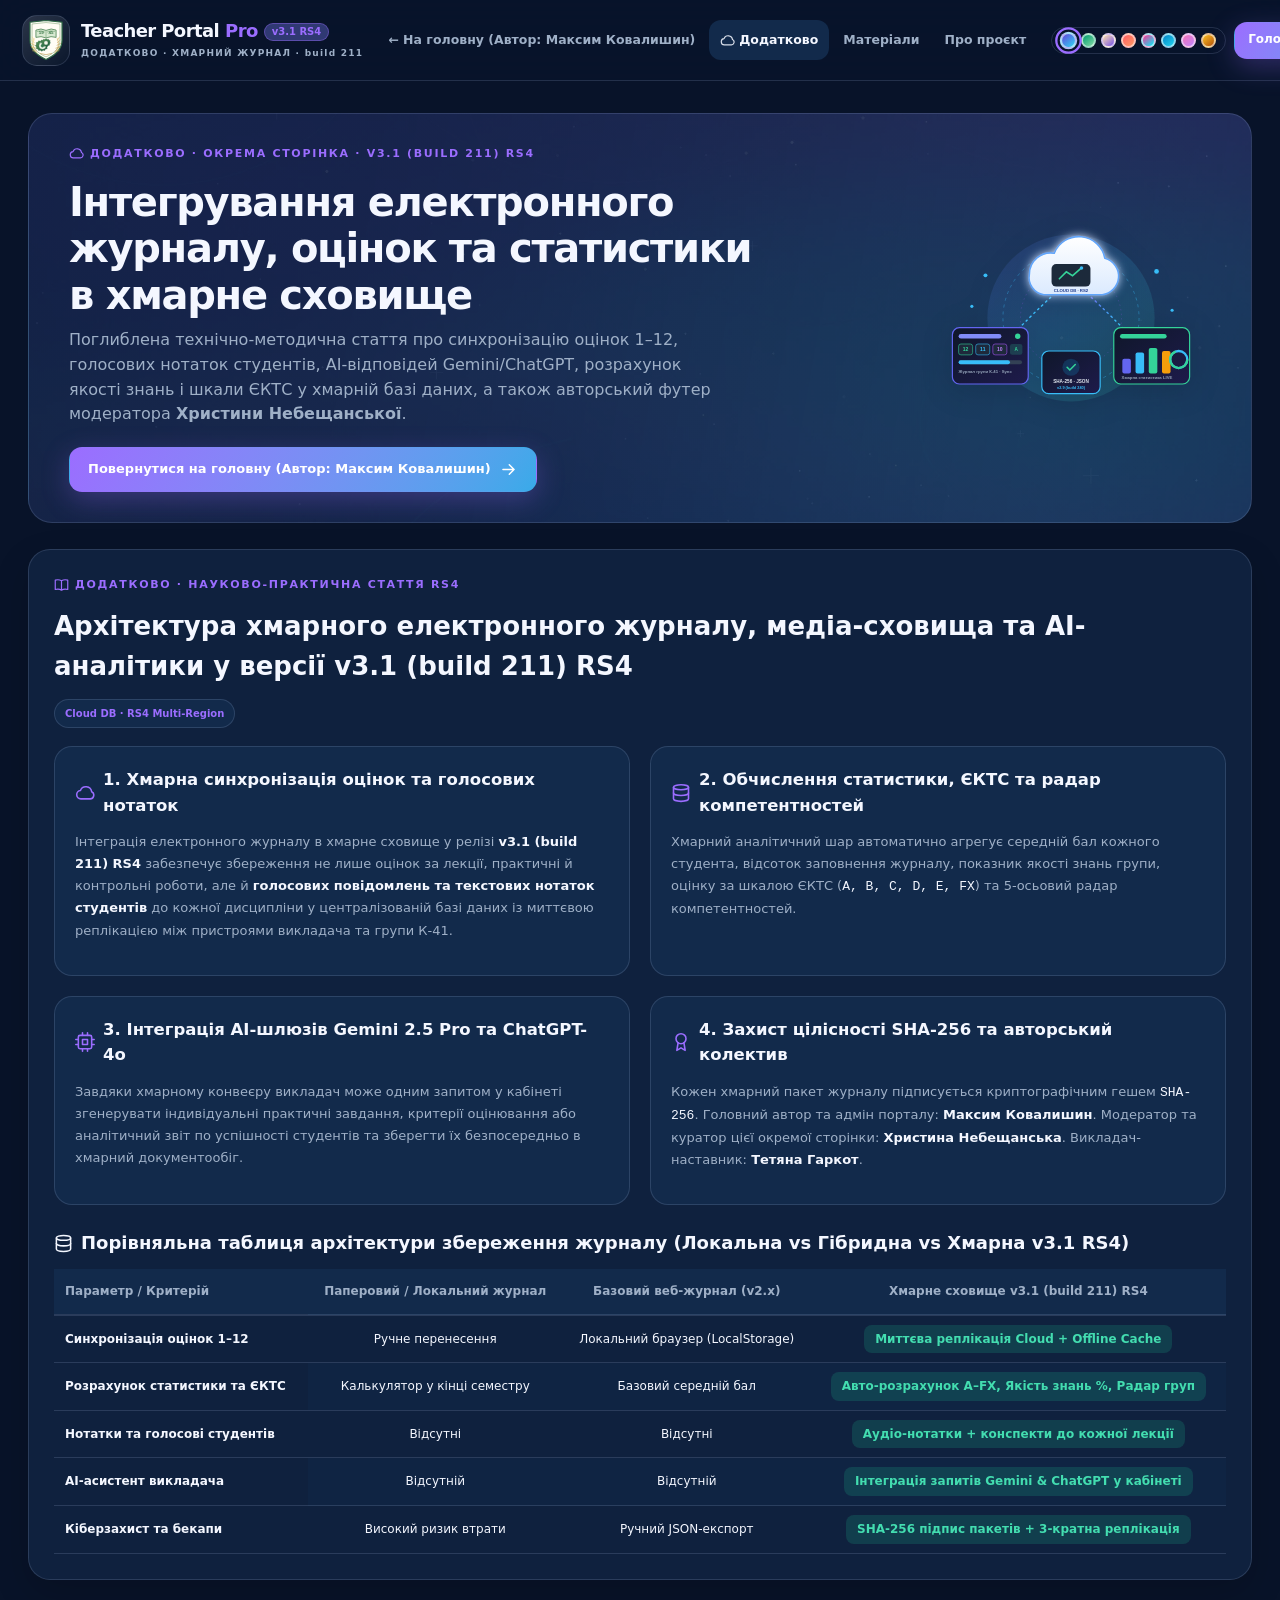
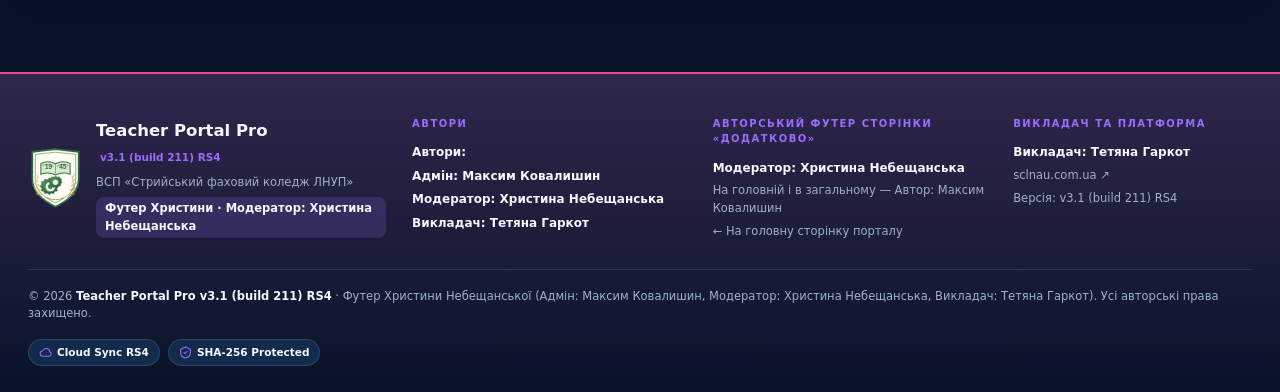
<file: khrystyna.html>
<!doctype html>
<html lang="uk">
<head>
  <meta charset="utf-8">
  <meta name="viewport" content="width=device-width, initial-scale=1">
  <meta name="theme-color" content="#081b38">
  <meta name="description" content="Додатково: Інтеграція електронного журналу, оцінок, голосових нотаток та статистики в хмарне сховище · Футер Христини Небещанської — Teacher Portal Pro v3.1 (build 211) RS4.">
  <title>Додатково · Хмарна інтеграція журналу — Teacher Portal Pro v3.1 (build 211) RS4</title>
  <link rel="icon" type="image/svg+xml" href="assets/favicon.svg">
  <link rel="stylesheet" href="style.css">
</head>
<body data-theme="aurora" data-banner-art="on" data-glow="on">
<svg class="svg-defs" xmlns="http://www.w3.org/2000/svg" aria-hidden="true">
  <symbol id="i-arrow" viewBox="0 0 24 24"><path d="M5 12h14m-6-6 6 6-6 6"/></symbol>
  <symbol id="i-shield" viewBox="0 0 24 24"><path d="m12 2 9 4v6c0 6-4 9-9 10-5-1-9-4-9-10V6zM9 12l2 2 4-4"/></symbol>
  <symbol id="i-check" viewBox="0 0 24 24"><path d="m5 12 4 4L19 6"/></symbol>
  <symbol id="i-book" viewBox="0 0 24 24"><path d="M12 6C8.7 4 5.7 4 2 5v15c3.7-1 6.7-1 10 1 3.3-2 6.3-2 10-1V5c-3.7-1-6.7-1-10 1zm0 0v15"/></symbol>
  <symbol id="i-palette" viewBox="0 0 24 24"><path d="M12 2a10 10 0 0 0 0 20 2.5 2.5 0 0 0 2.5-2.5c0-.6-.2-1.2-.6-1.6-.4-.4-.6-1-.6-1.6A2.5 2.5 0 0 1 15.8 14H18a4 4 0 0 0 4-4c0-4.4-4.5-8-10-8z"/><circle cx="7.5" cy="10.5" r="1"/><circle cx="12" cy="7.5" r="1"/><circle cx="16.5" cy="10.5" r="1"/></symbol>
  <symbol id="i-cloud" viewBox="0 0 24 24"><path d="M17.5 19H7a5 5 0 0 1-.5-9.97A7 7 0 0 1 20 10.5a4.5 4.5 0 0 1-2.5 8.5z"/></symbol>
  <symbol id="i-sync" viewBox="0 0 24 24"><path d="M21 2v6h-6M3 12a9 9 0 0 1 15-6.7L21 8M3 22v-6h6M21 12a9 9 0 0 1-15 6.7L3 16"/></symbol>
  <symbol id="i-database" viewBox="0 0 24 24"><ellipse cx="12" cy="5" rx="9" ry="3"/><path d="M21 12c0 1.66-4 3-9 3s-9-1.34-9-3"/><path d="M3 5v14c0 1.66 4 3 9 3s9-1.34 9-3V5"/></symbol>
  <symbol id="i-award" viewBox="0 0 24 24"><circle cx="12" cy="8" r="6"/><path d="M15.48 12.9 17 22l-5-3-5 3 1.52-9.1"/></symbol>
  <symbol id="i-sparkle" viewBox="0 0 24 24"><path d="m12 3 1.9 5.8a2 2 0 0 0 1.3 1.3L21 12l-5.8 1.9a2 2 0 0 0-1.3 1.3L12 21l-1.9-5.8a2 2 0 0 0-1.3-1.3L3 12l5.8-1.9a2 2 0 0 0 1.3-1.3z"/></symbol>
  <symbol id="i-mic" viewBox="0 0 24 24"><path d="M12 2a3 3 0 0 0-3 3v7a3 3 0 0 0 6 0V5a3 3 0 0 0-3-3z"/><path d="M19 10v2a7 7 0 0 1-14 0v-2M12 19v3M8 22h8"/></symbol>
  <symbol id="i-cpu" viewBox="0 0 24 24"><rect x="4" y="4" width="16" height="16" rx="2"/><rect x="9" y="9" width="6" height="6"/><path d="M9 1v3m6-3v3M9 20v3m6-3v3M20 9h3m-3 6h3M1 9h3m-3 6h3"/></symbol>
</svg>

<header class="site-header">
  <div class="header-inner">
    <a class="brand" href="index.html" aria-label="Teacher Portal Pro — на головну">
      <span class="brand-mark"><img src="assets/college-emblem.svg" alt="Стилізована емблема коледжу"></span>
      <span class="brand-copy">
        <strong>Teacher Portal <em>Pro</em> <span class="ver-pill">v3.1 RS4</span></strong>
        <small>ДОДАТКОВО · ХМАРНИЙ ЖУРНАЛ · build 211</small>
      </span>
    </a>
    <nav class="top-nav" aria-label="Навігація">
      <a class="top-link" href="index.html">← На головну (Автор: Максим Ковалишин)</a>
      <a class="top-link selected" href="khrystyna.html"><svg class="icon nav-ico icon-float"><use href="#i-cloud"/></svg> Додатково</a>
      <a class="top-link" href="index.html#materials">Матеріали</a>
      <a class="top-link" href="index.html#about">Про проєкт</a>
    </nav>
    <div class="header-actions">
      <div class="theme-group" aria-label="8 тем оформлення v3.1 RS4">
        <button class="theme-dot aurora on" data-theme-choice="aurora" title="Аврора" aria-label="Аврора"></button>
        <button class="theme-dot emerald" data-theme-choice="emerald" title="Смарагд" aria-label="Смарагд"></button>
        <button class="theme-dot daylight" data-theme-choice="daylight" title="Світлий день" aria-label="Світлий день"></button>
        <button class="theme-dot sunset" data-theme-choice="sunset" title="Карпатський захід" aria-label="Карпатський захід"></button>
        <button class="theme-dot cyber" data-theme-choice="cyber" title="Неоновий кіберпростір" aria-label="Неоновий кіберпростір"></button>
        <button class="theme-dot ocean" data-theme-choice="ocean" title="Океанічний бриз" aria-label="Океанічний бриз"></button>
        <button class="theme-dot sakura" data-theme-choice="sakura" title="Цвіт сакури RS4" aria-label="Цвіт сакури RS4"></button>
        <button class="theme-dot gold" data-theme-choice="gold" title="Королівське золото RS4" aria-label="Королівське золото RS4"></button>
      </div>
      <a class="btn small primary" href="index.html">Головний портал <svg class="icon"><use href="#i-arrow"/></svg></a>
    </div>
  </div>
</header>

<main>
  <div class="container inner-page">
    <div class="page-banner khrystyna-banner">
      <div>
        <span class="section-tag"><svg class="icon icon-float"><use href="#i-cloud"/></svg> ДОДАТКОВО · ОКРЕМА СТОРІНКА · v3.1 (build 211) RS4</span>
        <h1>Інтегрування електронного журналу, оцінок та статистики в хмарне сховище</h1>
        <p>Поглиблена технічно-методична стаття про синхронізацію оцінок 1–12, голосових нотаток студентів, AI-відповідей Gemini/ChatGPT, розрахунок якості знань і шкали ЄКТС у хмарній базі даних, а також авторський футер модератора <b>Христини Небещанської</b>.</p>
        <div class="hero-buttons" style="margin-top:20px">
          <a class="btn primary" href="index.html">Повернутися на головну (Автор: Максим Ковалишин) <svg class="icon"><use href="#i-arrow"/></svg></a>
        </div>
      </div>
      <img src="assets/cloud-sync-world.svg" alt="Ілюстрація хмарної синхронізації електронного журналу">
    </div>

    <article class="panel article-panel" style="margin-bottom:24px">
      <div class="panel-heading">
        <div>
          <span class="section-tag"><svg class="icon icon-pulse"><use href="#i-book"/></svg> ДОДАТКОВО · НАУКОВО-ПРАКТИЧНА СТАТТЯ RS4</span>
          <h2 style="margin:6px 0 0;font-size:26px">Архітектура хмарного електронного журналу, медіа-сховища та AI-аналітики у версії v3.1 (build 211) RS4</h2>
        </div>
        <span class="badge">Cloud DB · RS4 Multi-Region</span>
      </div>
      <div class="article-grid">
        <div class="article-block">
          <h3><svg class="icon icon-float"><use href="#i-cloud"/></svg> 1. Хмарна синхронізація оцінок та голосових нотаток</h3>
          <p>Інтеграція електронного журналу в хмарне сховище у релізі <b>v3.1 (build 211) RS4</b> забезпечує збереження не лише оцінок за лекції, практичні й контрольні роботи, але й <b>голосових повідомлень та текстових нотаток студентів</b> до кожної дисципліни у централізованій базі даних із миттєвою реплікацією між пристроями викладача та групи К-41.</p>
        </div>
        <div class="article-block">
          <h3><svg class="icon icon-pulse"><use href="#i-database"/></svg> 2. Обчислення статистики, ЄКТС та радар компетентностей</h3>
          <p>Хмарний аналітичний шар автоматично агрегує середній бал кожного студента, відсоток заповнення журналу, показник якості знань групи, оцінку за шкалою ЄКТС (<code>A, B, C, D, E, FX</code>) та 5-осьовий радар компетентностей.</p>
        </div>
        <div class="article-block">
          <h3><svg class="icon icon-pulse"><use href="#i-cpu"/></svg> 3. Інтеграція AI-шлюзів Gemini 2.5 Pro та ChatGPT-4o</h3>
          <p>Завдяки хмарному конвеєру викладач може одним запитом у кабінеті згенерувати індивідуальні практичні завдання, критерії оцінювання або аналітичний звіт по успішності студентів та зберегти їх безпосередньо в хмарний документообіг.</p>
        </div>
        <div class="article-block">
          <h3><svg class="icon icon-float"><use href="#i-award"/></svg> 4. Захист цілісності SHA-256 та авторський колектив</h3>
          <p>Кожен хмарний пакет журналу підписується криптографічним гешем <code>SHA-256</code>. Головний автор та адмін порталу: <b>Максим Ковалишин</b>. Модератор та куратор цієї окремої сторінки: <b>Христина Небещанська</b>. Викладач-наставник: <b>Тетяна Гаркот</b>.</p>
        </div>
      </div>

      <div style="margin-top:24px">
        <h3 style="margin:0 0 12px;font-size:18px;display:flex;align-items:center;gap:8px"><svg class="icon icon-pulse"><use href="#i-database"/></svg> Порівняльна таблиця архітектури збереження журналу (Локальна vs Гібридна vs Хмарна v3.1 RS4)</h3>
        <div class="table-scroll">
          <table class="grades-table">
            <thead>
              <tr>
                <th>Параметр / Критерій</th>
                <th>Паперовий / Локальний журнал</th>
                <th>Базовий веб-журнал (v2.x)</th>
                <th>Хмарне сховище v3.1 (build 211) RS4</th>
              </tr>
            </thead>
            <tbody>
              <tr>
                <td><b>Синхронізація оцінок 1–12</b></td>
                <td>Ручне перенесення</td>
                <td>Локальний браузер (LocalStorage)</td>
                <td><span class="score-pill">Миттєва реплікація Cloud + Offline Cache</span></td>
              </tr>
              <tr>
                <td><b>Розрахунок статистики та ЄКТС</b></td>
                <td>Калькулятор у кінці семестру</td>
                <td>Базовий середній бал</td>
                <td><span class="score-pill">Авто-розрахунок A–FX, Якість знань %, Радар груп</span></td>
              </tr>
              <tr>
                <td><b>Нотатки та голосові студентів</b></td>
                <td>Відсутні</td>
                <td>Відсутні</td>
                <td><span class="score-pill">Аудіо-нотатки + конспекти до кожної лекції</span></td>
              </tr>
              <tr>
                <td><b>AI-асистент викладача</b></td>
                <td>Відсутній</td>
                <td>Відсутній</td>
                <td><span class="score-pill">Інтеграція запитів Gemini & ChatGPT у кабінеті</span></td>
              </tr>
              <tr>
                <td><b>Кіберзахист та бекапи</b></td>
                <td>Високий ризик втрати</td>
                <td>Ручний JSON-експорт</td>
                <td><span class="score-pill">SHA-256 підпис пакетів + 3-кратна реплікація</span></td>
              </tr>
            </tbody>
          </table>
        </div>
      </div>
    </article>
  </div>
</main>

<!-- ОНОВЛЕНИЙ ФУТЕР ХРИСТИНИ ТА COPYRIGHT НА ОКРЕМІЙ СТОРІНЦІ «ДОДАТКОВО» -->
<footer class="site-footer khrystyna-page-footer">
  <div class="container footer-grid">
    <div class="footer-brand">
      <img src="assets/college-emblem.svg" alt="Стилізована емблема коледжу">
      <div>
        <strong>Teacher Portal Pro <span>v3.1 (build 211) RS4</span></strong>
        <small>ВСП «Стрийський фаховий коледж ЛНУП»</small>
        <small class="footer-primary-credit">Футер Христини · Модератор: Христина Небещанська</small>
      </div>
    </div>
    <div>
      <span class="footer-label">АВТОРИ</span>
      <b>Автори:</b>
      <b>Адмін: Максим Ковалишин</b>
      <b>Модератор: Христина Небещанська</b>
      <b>Викладач: Тетяна Гаркот</b>
    </div>
    <div>
      <span class="footer-label">АВТОРСЬКИЙ ФУТЕР СТОРІНКИ «ДОДАТКОВО»</span>
      <b>Модератор: Христина Небещанська</b>
      <small>На головній і в загальному — Автор: Максим Ковалишин</small>
      <a href="index.html">← На головну сторінку порталу</a>
    </div>
    <div>
      <span class="footer-label">ВИКЛАДАЧ ТА ПЛАТФОРМА</span>
      <b>Викладач: Тетяна Гаркот</b>
      <a href="https://sclnau.com.ua/" target="_blank" rel="noopener noreferrer">sclnau.com.ua ↗</a>
      <small>Версія: v3.1 (build 211) RS4</small>
    </div>
  </div>
  <div class="container footer-bottom-bar">
    <div class="copyright-line">
      <span>© 2026 <b>Teacher Portal Pro v3.1 (build 211) RS4</b> · Футер Христини Небещанської (Адмін: Максим Ковалишин, Модератор: Христина Небещанська, Викладач: Тетяна Гаркот). Усі авторські права захищено.</span>
    </div>
    <div class="footer-tech-badges">
      <span class="tech-pill"><svg class="icon icon-float"><use href="#i-cloud"/></svg> Cloud Sync RS4</span>
      <span class="tech-pill"><svg class="icon icon-pulse"><use href="#i-shield"/></svg> SHA-256 Protected</span>
    </div>
  </div>
</footer>

<script>
  (function(){
    const KEY='tpp_v2_';
    const themes=['aurora','emerald','daylight','sunset','cyber','ocean','sakura','gold'];
    function applyTheme(t){
      if(!themes.includes(t))t='aurora';
      document.body.dataset.theme=t;
      try{localStorage.setItem(KEY+'theme',JSON.stringify(t))}catch{}
      document.querySelectorAll('[data-theme-choice]').forEach(b=>b.classList.toggle('on',b.dataset.themeChoice===t));
    }
    try{
      const saved=JSON.parse(localStorage.getItem(KEY+'theme')||'"aurora"');
      applyTheme(saved);
    }catch{applyTheme('aurora')}
    document.addEventListener('click',e=>{
      const btn=e.target.closest('[data-theme-choice]');
      if(btn)applyTheme(btn.dataset.themeChoice);
    });
  })();
</script>
</body>
</html>
</file>
<file: style.css>
/* Teacher Portal Pro v3.1 (build 211) RS4
   Автор (головна і в загальному): Максим Ковалишин
   Автори: Адмін: Максим Ковалишин | Модератор: Христина Небещанська | Викладач: Тетяна Гаркот */
*{box-sizing:border-box}
html{scroll-behavior:smooth}
body{margin:0;font-family:Inter,"Segoe UI",system-ui,-apple-system,sans-serif;min-width:320px;line-height:1.55;color:var(--text);background:var(--bg);transition:background .35s,color .28s}
button,input,select,textarea{font:inherit}
button{cursor:pointer}
a{color:inherit;text-decoration:none}
img{max-width:100%;display:block}
svg.icon{width:19px;height:19px;fill:none;stroke:currentColor;stroke-width:1.9;stroke-linecap:round;stroke-linejoin:round;flex:none;transition:transform .28s ease,color .25s ease}
.svg-defs{position:absolute;width:0;height:0;overflow:hidden}
.hidden{display:none!important}
::selection{background:#8b6eff88;color:#fff}
button:focus-visible,a:focus-visible,input:focus-visible,select:focus-visible,textarea:focus-visible{outline:3px solid #6bc8ff;outline-offset:3px}

/* АНІМАЦІЇ З ПІКТОГРАМАМИ */
@keyframes icoPulse{0%,100%{transform:scale(1)}50%{transform:scale(1.16)}}
@keyframes icoBounce{0%,100%{transform:translateY(0)}50%{transform:translateY(-3.5px)}}
@keyframes icoFloat{0%,100%{transform:translateY(0) rotate(0deg)}50%{transform:translateY(-4px) rotate(4deg)}}
@keyframes icoSpin{from{transform:rotate(0deg)}to{transform:rotate(360deg)}}
.icon-pulse{animation:icoPulse 2.6s ease-in-out infinite}
.icon-bounce{animation:icoBounce 2.4s ease-in-out infinite}
.icon-float{animation:icoFloat 3s ease-in-out infinite}
.icon-spin-hover{transition:transform .55s cubic-bezier(.34,1.56,.64,1)}
button:hover .icon-spin-hover,.theme-card-preview:hover .icon-spin-hover{transform:rotate(180deg) scale(1.12)}
.btn:hover svg.icon,.top-link:hover svg.icon,.subnav-btn:hover svg.icon{transform:scale(1.14)}
.nav-ico{width:15px!important;height:15px!important;margin-right:4px;vertical-align:-2px;opacity:.88}

/* 8 МОДЕРНІЗОВАНИХ ТЕМ ОФОРМЛЕННЯ ІЗ ФОНОВИМИ ЗОБРАЖЕННЯМИ (v3.1 build 211 RS4) */
body[data-theme=aurora]{--bg:#081329;--surface:#0f213e;--surface-2:#122a4b;--surface-3:#1a3152;--header:rgba(8,20,43,.88);--text:#f4f7ff;--muted:#9fb0c7;--line:rgba(192,215,255,.15);--accent:#9b6dff;--accent2:#37d5f0;--success:#43ddb0;--danger:#ff8d9a;--shadow:0 24px 76px rgba(0,0,0,.3);--soft-shadow:0 14px 36px rgba(0,0,0,.16);--heroImage:url('assets/aurora.webp');--buttonText:#fff;--chartGrid:#36516c}
body[data-theme=emerald]{--bg:#061c21;--surface:#0c2d31;--surface-2:#11383c;--surface-3:#1b4549;--header:rgba(4,29,32,.9);--text:#ebfffb;--muted:#a8c8c2;--line:rgba(172,255,230,.15);--accent:#2dd4a5;--accent2:#6bcdf4;--success:#9de66f;--danger:#ffa3a3;--shadow:0 24px 76px rgba(0,0,0,.25);--soft-shadow:0 14px 36px rgba(0,0,0,.14);--heroImage:url('assets/midnight.webp');--buttonText:#052e2b;--chartGrid:#315c60}
body[data-theme=daylight]{--bg:#f4f7fe;--surface:#ffffff;--surface-2:#f1f5ff;--surface-3:#e6eefc;--header:rgba(255,255,255,.93);--text:#182442;--muted:#5e708d;--line:rgba(36,67,110,.13);--accent:#6f4be8;--accent2:#1289bd;--success:#0aa37e;--danger:#d63f55;--shadow:0 24px 70px rgba(69,81,118,.12);--soft-shadow:0 15px 32px rgba(57,81,125,.08);--heroImage:url('assets/daylight.webp');--buttonText:#fff;--chartGrid:#dce3ef}
body[data-theme=sunset]{--bg:#160924;--surface:#241136;--surface-2:#2f1746;--surface-3:#3d1f59;--header:rgba(22,9,36,.9);--text:#fff5f8;--muted:#d4b2c8;--line:rgba(255,182,193,.17);--accent:#ff7b54;--accent2:#ffb26b;--success:#52e3a6;--danger:#ff6b8b;--shadow:0 24px 76px rgba(10,2,18,.38);--soft-shadow:0 14px 36px rgba(10,2,18,.22);--heroImage:url('assets/theme-sunset.svg');--buttonText:#fff;--chartGrid:#52296b}
body[data-theme=cyber]{--bg:#060512;--surface:#0e0c24;--surface-2:#151236;--surface-3:#1e194b;--header:rgba(6,5,18,.9);--text:#f5f2ff;--muted:#a39ec9;--line:rgba(0,242,254,.19);--accent:#ff2e93;--accent2:#00f2fe;--success:#00f5a0;--danger:#ff5c77;--shadow:0 24px 80px rgba(0,0,0,.45);--soft-shadow:0 14px 40px rgba(0,242,254,.09);--heroImage:url('assets/theme-cyber.svg');--buttonText:#fff;--chartGrid:#2c2566}
body[data-theme=ocean]{--bg:#041527;--surface:#08243d;--surface-2:#0d3152;--surface-3:#134069;--header:rgba(4,21,39,.9);--text:#eefaff;--muted:#9ac4de;--line:rgba(110,231,249,.17);--accent:#22d3ee;--accent2:#38bdf8;--success:#34d399;--danger:#fb7185;--shadow:0 24px 76px rgba(2,10,20,.35);--soft-shadow:0 14px 36px rgba(2,10,20,.2);--heroImage:url('assets/theme-ocean.svg');--buttonText:#042436;--chartGrid:#1e4e75}
body[data-theme=sakura]{--bg:#1c0b1e;--surface:#2a122e;--surface-2:#37183c;--surface-3:#471f4d;--header:rgba(28,11,30,.9);--text:#fff5fb;--muted:#deb3d4;--line:rgba(244,114,182,.2);--accent:#f472b6;--accent2:#c084fc;--success:#4ade80;--danger:#fb7185;--shadow:0 24px 76px rgba(15,4,18,.42);--soft-shadow:0 14px 36px rgba(244,114,182,.12);--heroImage:url('assets/theme-sakura.svg');--buttonText:#fff;--chartGrid:#5b2861}
body[data-theme=gold]{--bg:#141008;--surface:#211a0d;--surface-2:#2c2312;--surface-3:#3b2f18;--header:rgba(20,16,8,.92);--text:#fffbeb;--muted:#d6c39c;--line:rgba(251,191,36,.2);--accent:#fbbf24;--accent2:#f59e0b;--success:#34d399;--danger:#f87171;--shadow:0 24px 78px rgba(0,0,0,.48);--soft-shadow:0 14px 36px rgba(251,191,36,.1);--heroImage:url('assets/theme-gold.svg');--buttonText:#1c1302;--chartGrid:#574520}

body[data-compact="on"] .panel{padding:18px}
body[data-compact="on"] .grades-table td,body[data-compact="on"] .grades-table th{padding:7px 9px}
body[data-glow="off"] .hero-orb,body[data-glow="off"] .hero-particles{display:none}

.container{max-width:1340px;width:calc(100% - 56px);margin:auto}
.site-header{position:sticky;z-index:40;top:0;background:var(--header);border-bottom:1px solid var(--line);backdrop-filter:blur(22px);-webkit-backdrop-filter:blur(22px)}
.header-inner{max-width:1440px;width:calc(100% - 44px);margin:auto;min-height:80px;display:flex;align-items:center;gap:14px}
.brand{display:flex;align-items:center;gap:11px;min-width:max-content}
.brand-mark{width:48px;height:51px;display:grid;place-items:center;border-radius:15px;background:linear-gradient(140deg,rgba(255,255,255,.14),rgba(255,255,255,.02));border:1px solid var(--line)}
.brand-mark img{width:38px;height:44px;object-fit:contain}
.brand-copy{display:flex;flex-direction:column;line-height:1.15}
.brand-copy strong{font-size:18px;letter-spacing:-.6px;display:flex;align-items:center;gap:6px}
.brand-copy em{font-style:normal;color:var(--accent)}
.ver-pill{font-size:10px;padding:2px 7px;border-radius:30px;background:color-mix(in srgb,var(--accent) 22%,var(--surface-2));color:var(--accent);border:1px solid color-mix(in srgb,var(--accent) 40%,transparent);font-weight:800;letter-spacing:0}
.brand-copy small{font-size:9px;letter-spacing:1.25px;color:var(--muted);margin-top:6px;font-weight:750}

.top-nav{display:flex;align-items:center;gap:3px;flex:1;justify-content:center}
.top-link{white-space:nowrap;background:none;border:0;border-radius:12px;padding:10px 11px;color:var(--muted);font-weight:700;font-size:12.5px;transition:.22s;display:inline-flex;align-items:center}
.top-link:hover,.top-link.selected{color:var(--text);background:var(--surface-2)}

.header-actions{display:flex;align-items:center;gap:8px;margin-left:auto}
.quick-role-bar{display:flex;align-items:center;gap:5px;padding:4px;border:1px solid var(--line);border-radius:14px;background:var(--surface-2)}
.btn.tiny{padding:6px 10px;min-height:31px;font-size:11.5px;border-radius:10px;gap:5px}
.quick-auth-btn{background:transparent;color:var(--text);border:1px solid transparent;font-weight:800}
.quick-auth-btn .icon{width:15px;height:15px;color:var(--accent)}
.quick-auth-btn:hover{background:color-mix(in srgb,var(--accent) 20%,var(--surface));border-color:var(--accent)}

.theme-group{display:flex;gap:5px;align-items:center;padding:5px 9px;border:1px solid var(--line);border-radius:50px}
.theme-dot{width:15px;height:15px;border-radius:50%;border:2px solid rgba(255,255,255,.55);transition:.2s;padding:0}
.theme-dot.on{outline:2px solid var(--accent);outline-offset:2px;transform:scale(1.16)}
.theme-dot.aurora{background:linear-gradient(140deg,#6441db,#2edaf3)}
.theme-dot.emerald{background:linear-gradient(140deg,#009b6f,#83dba5)}
.theme-dot.daylight{background:linear-gradient(140deg,#ffe2ad,#7652e9)}
.theme-dot.sunset{background:linear-gradient(140deg,#ff5e62,#ff9966)}
.theme-dot.cyber{background:linear-gradient(140deg,#ff2e93,#00f2fe)}
.theme-dot.ocean{background:linear-gradient(140deg,#0284c7,#22d3ee)}
.theme-dot.sakura{background:linear-gradient(140deg,#f472b6,#c084fc)}
.theme-dot.gold{background:linear-gradient(140deg,#fbbf24,#b45309)}
.theme-studio-btn{width:25px;height:25px;border-radius:50%;border:0;background:color-mix(in srgb,var(--accent) 22%,var(--surface-2));color:var(--text);display:grid;place-items:center;padding:0;margin-left:2px}
.theme-studio-btn .icon{width:14px;height:14px}
.theme-studio-btn:hover{background:var(--accent);color:#fff}

.btn{border:1px solid transparent;border-radius:13px;padding:12px 18px;display:inline-flex;align-items:center;justify-content:center;gap:8px;font-weight:800;font-size:13px;line-height:1.3;transition:transform .2s,background .2s,box-shadow .2s,border-color .2s;min-height:43px;white-space:nowrap}
.btn:hover:not(:disabled){transform:translateY(-2px)}
.btn:disabled{opacity:.55;cursor:not-allowed}
.btn.primary{background:linear-gradient(125deg,var(--accent),color-mix(in srgb,var(--accent2) 65%,#3b5bdb));color:var(--buttonText);box-shadow:0 8px 28px color-mix(in srgb,var(--accent) 28%,transparent)}
.btn.ghost,.btn.glass{border-color:var(--line);background:rgba(255,255,255,.06);color:var(--text)}
.btn.outline{background:none;border-color:var(--line);color:var(--text)}
.btn.outline:hover{border-color:var(--accent)}
.btn.subtle{background:var(--surface-2);color:var(--muted);border-color:var(--line)}
.btn.white{background:#fff;color:#1b2848}
.btn.small{padding:8px 13px;min-height:36px;font-size:12px}
.btn.large{padding:15px 22px;min-height:52px;border-radius:15px;font-size:13.5px}
.btn.block{width:100%}
.icon-button{width:40px;height:40px;border:1px solid var(--line);background:var(--surface-2);color:var(--text);display:grid;place-items:center;border-radius:12px}
.hamburger{display:none}
.profile-button{display:flex;gap:8px;align-items:center;border:1px solid var(--line);background:var(--surface-2);color:var(--text);padding:4px 12px 4px 4px;border-radius:50px}
.profile-button span{width:32px;height:32px;border-radius:50%;display:grid;place-items:center;background:var(--accent);color:#fff;font-weight:900}
.profile-button b{font-size:12px;max-width:105px;overflow:hidden;text-overflow:ellipsis}

.mobile-menu{padding:14px 26px 22px;border-top:1px solid var(--line);display:grid;gap:4px;background:var(--surface)}
.mobile-menu button,.mobile-ext-link{padding:10px 8px;border:0;text-align:left;color:var(--text);background:none;font-weight:700;font-size:13px;display:block}
.mobile-quick-auth{display:grid;grid-template-columns:1fr 1fr;gap:8px;padding:10px 0;border-top:1px solid var(--line);border-bottom:1px solid var(--line);margin:4px 0}
.mobile-quick-auth span{grid-column:1/-1;font-size:11px;color:var(--muted);font-weight:800}
.mobile-quick-auth button{background:var(--surface-2);border:1px solid var(--line);border-radius:10px;text-align:center;padding:9px;color:var(--accent)}

.view{display:none;animation:page-enter .36s ease}
.view.active{display:block}
@keyframes page-enter{from{opacity:.65;transform:translateY(8px)}to{opacity:1;transform:translateY(0)}}
.reveal{animation:reveal .68s both}
@keyframes reveal{from{opacity:0;transform:translateY(14px)}to{opacity:1;transform:none}}

/* ГОЛОВНИЙ ЕКРАН ІЗ ПІДТЯГНУТИМИ ЗОБРАЖЕННЯМИ ТЕМ ТА АНІМАЦІЄЮ */
.home-hero-wrap{position:relative;overflow:hidden;background:linear-gradient(95deg,color-mix(in srgb,var(--bg) 82%,transparent) 10%,color-mix(in srgb,var(--bg) 35%,transparent) 88%),linear-gradient(180deg,transparent 15%,var(--bg) 99%),var(--heroImage) center/cover no-repeat;transition:background-image .45s ease}
.home-hero-wrap:after{content:"";position:absolute;bottom:0;left:0;right:0;height:70px;background:linear-gradient(transparent,var(--bg));pointer-events:none}
.hero-particles{position:absolute;inset:0;pointer-events:none;overflow:hidden;z-index:0}
.hero-particles span{position:absolute;width:8px;height:8px;border-radius:50%;background:var(--accent2);opacity:.38;box-shadow:0 0 18px var(--accent);animation:particleRise 11s linear infinite}
.hero-particles span:nth-child(1){left:12%;bottom:-20px;animation-duration:9s}
.hero-particles span:nth-child(2){left:28%;bottom:-30px;animation-duration:13s;animation-delay:1.5s;width:11px;height:11px}
.hero-particles span:nth-child(3){left:48%;bottom:-25px;animation-duration:10s;animation-delay:3s}
.hero-particles span:nth-child(4){left:66%;bottom:-15px;animation-duration:12s;animation-delay:.8s}
.hero-particles span:nth-child(5){left:82%;bottom:-25px;animation-duration:14s;animation-delay:2.2s;width:10px;height:10px}
.hero-particles span:nth-child(6){left:91%;bottom:-20px;animation-duration:9.5s;animation-delay:4s}
@keyframes particleRise{0%{transform:translateY(0) scale(.8);opacity:0}25%{opacity:.55}80%{opacity:.4}100%{transform:translateY(-640px) scale(1.3);opacity:0}}

.home-hero{min-height:625px;padding-top:54px;padding-bottom:76px;display:grid;grid-template-columns:1.08fr .92fr;align-items:center;gap:32px;position:relative;z-index:1}
.home-copy h1{font-size:clamp(36px,4.3vw,62px);line-height:1.12;letter-spacing:-2.4px;margin:18px 0 20px;max-width:720px}
.gradient-word{background:linear-gradient(100deg,var(--accent),var(--accent2));color:transparent;background-clip:text;-webkit-background-clip:text}
.eyebrow{color:#d0eafa;font-size:11px;letter-spacing:1.4px;font-weight:850}
body[data-theme=daylight] .eyebrow{color:var(--accent)}
.eyebrow.dark{color:var(--accent)}
.eyebrow-dot{display:inline-block;width:8px;height:8px;background:var(--success);border-radius:50%;box-shadow:0 0 18px var(--success);margin-right:6px}
.hero-lead{font-size:15.5px;color:var(--muted);max-width:590px;line-height:1.72}
.hero-lead b{color:var(--text)}
.hero-buttons{display:flex;flex-wrap:wrap;gap:11px;margin-top:24px}
.hero-trust{display:flex;flex-wrap:wrap;gap:15px;margin-top:26px;color:var(--muted);font-size:12px;font-weight:650}
.hero-trust span{display:flex;gap:6px;align-items:center}
.hero-trust .icon{width:16px;color:var(--success)}
.home-illustration{position:relative;min-height:430px;display:flex;align-items:center;justify-content:center}
.hero-scene{width:100%;height:425px;object-fit:contain;filter:drop-shadow(0 30px 50px rgba(16,5,72,.28));animation:float 8.5s ease-in-out infinite}
.floating-panel{position:absolute;display:flex;align-items:center;gap:12px;background:color-mix(in srgb,var(--surface) 92%,transparent);border:1px solid var(--line);box-shadow:var(--shadow);backdrop-filter:blur(20px);border-radius:17px;padding:14px 15px;min-width:305px}
.float-top{top:26px;right:-2px;animation:float 6s ease-in-out infinite}
.float-bottom{bottom:20px;left:2px;animation:float 6.4s ease-in-out infinite reverse}
.floating-panel small,.floating-panel b{display:block}
.floating-panel small{font-size:11px;color:var(--muted)}
.floating-panel b{font-size:12px;margin-top:3px}
.float-icon{width:42px;height:42px;border-radius:12px;display:grid;place-items:center}
.float-icon.blue{background:#4765ef33;color:#82b9ff}
.float-icon.green{background:#0cb58933;color:#8febca}
.online-dot{width:8px;height:8px;border-radius:50%;background:var(--success);margin-left:auto;box-shadow:0 0 12px var(--success)}
.pill-mini{background:var(--surface-3);padding:5px 7px;border-radius:8px;color:var(--success);font-size:9px;font-weight:850;margin-left:auto}
.hero-orb{position:absolute;border-radius:50%;filter:blur(58px);pointer-events:none;opacity:.32}
.orb-one{width:370px;height:370px;background:var(--accent);right:4%;top:12%}
.orb-two{width:300px;height:280px;background:var(--accent2);left:37%;bottom:-120px}
@keyframes float{0%,100%{transform:translateY(0)}50%{transform:translateY(-11px)}}

/* ПУЛЬС ПОРТАЛУ НА ГОЛОВНІЙ ТА ІНТЕРАКТИВНИЙ ХАБ ФІШОК */
.portal-pulse-bar{display:grid;grid-template-columns:repeat(5,minmax(0,1fr));gap:14px;padding:18px 22px;margin-top:-26px;position:relative;z-index:3;background:color-mix(in srgb,var(--surface) 94%,var(--accent) 6%);border:1px solid color-mix(in srgb,var(--accent) 30%,var(--line))}
.pulse-item{display:flex;align-items:center;gap:11px;padding:6px 8px;border-right:1px solid var(--line)}
.pulse-item:last-child{border-right:0}
.pulse-ico{width:38px;height:38px;border-radius:12px;background:color-mix(in srgb,var(--accent) 18%,var(--surface-2));color:var(--accent);display:grid;place-items:center;flex:none}
.pulse-item strong{display:block;font-size:18px;line-height:1.2}
.pulse-item small{font-size:11px;color:var(--muted);display:block}

.home-feature-hub{margin-top:28px;padding:24px}
.hub-tabs{display:grid;grid-template-columns:repeat(5,minmax(0,1fr));gap:8px;background:var(--surface-2);padding:6px;border-radius:16px;margin-bottom:22px}
.hub-tab{display:flex;align-items:center;justify-content:center;gap:8px;padding:12px 11px;border:0;border-radius:12px;background:transparent;color:var(--muted);font-weight:800;font-size:12px;transition:.22s}
.hub-tab:hover{color:var(--text)}
.hub-tab.active{background:var(--surface);color:var(--text);box-shadow:var(--soft-shadow);border:1px solid color-mix(in srgb,var(--accent) 35%,transparent)}
.hub-tab .icon{color:var(--accent)}
.hub-grid{display:grid;grid-template-columns:1.1fr .9fr;gap:28px;align-items:center}
.hub-copy h3{font-size:24px;margin:8px 0 10px;letter-spacing:-.6px}
.hub-copy p{color:var(--muted);font-size:13.5px;line-height:1.7;margin:0 0 16px}
.hub-list{list-style:none;padding:0;display:grid;gap:9px;margin:0 0 20px}
.hub-list li{font-size:13px;font-weight:750;display:flex;align-items:center;gap:8px}
.hub-list li::before{content:"✦";color:var(--accent)}
.hub-visual{background:var(--surface-2);border:1px solid var(--line);border-radius:20px;padding:16px;display:grid;place-items:center;overflow:hidden}
.hub-visual img{max-height:260px;width:100%;object-fit:contain;border-radius:12px}

/* КАРТКИ РОЛЕЙ ТА ВІТРИНА 8 ТЕМ ІЗ ЗОБРАЖЕННЯМИ */
.content-block{padding-top:42px;padding-bottom:44px}
.section-head.centered{text-align:center}
.section-head h2,.feature-copy h2{font-size:clamp(28px,3.2vw,44px);line-height:1.22;letter-spacing:-1.4px;margin:12px 0}
.section-head p,.feature-copy p{color:var(--muted);margin:0 auto;max-width:650px}
.section-tag{color:var(--accent);font-size:11px;letter-spacing:1.7px;font-weight:900;text-transform:uppercase;display:inline-flex;align-items:center;gap:6px}
.section-tag .icon{width:15px;height:15px}

.role-grid{display:grid;grid-template-columns:1fr 1fr;gap:24px;max-width:1160px;margin:36px auto 0}
.role-card{position:relative;overflow:hidden;min-height:440px;padding:32px;background:linear-gradient(135deg,color-mix(in srgb,var(--surface) 92%,var(--accent) 8%),var(--surface));border:1px solid var(--line);border-radius:26px;box-shadow:var(--soft-shadow);transition:transform .25s,border-color .25s;display:flex;flex-direction:column}
.role-card:hover{transform:translateY(-6px);border-color:var(--accent)}
.role-card-art{position:absolute;right:-15px;top:12px;width:175px;height:135px;opacity:.22;pointer-events:none;transition:transform .35s,opacity .35s}
.role-card:hover .role-card-art{transform:scale(1.08) rotate(-2deg);opacity:.36}
.role-sphere{width:64px;height:64px;border-radius:20px;display:grid;place-items:center;margin-bottom:18px;position:relative;z-index:1}
.role-sphere .icon{width:31px;height:31px}
.student-sphere{background:linear-gradient(135deg,#325fea,#36c6e9);color:white;box-shadow:0 10px 30px #426bee44}
.teacher-sphere{background:linear-gradient(135deg,#7c43e3,#b272fc);color:white;box-shadow:0 10px 30px #8556e944}
.role-label{color:var(--accent);font-size:11px;text-transform:uppercase;letter-spacing:1.3px;font-weight:900}
.role-card h3{font-size:25px;letter-spacing:-.8px;margin:8px 0}
.role-card p{color:var(--muted);max-width:460px;font-size:13.5px}
.role-card ul{list-style:none;padding:0;display:grid;gap:9px;margin:16px 0 24px}
.role-card li{font-size:13px;font-weight:700}
.role-card li:before{content:"✓";margin-right:9px;color:var(--success)}
.role-card-actions{display:flex;gap:10px;margin-top:auto;flex-wrap:wrap}

/* ГАЛЕРЕЯ 8 ТЕМ ІЗ ЗОБРАЖЕННЯМИ ТА АНІМАЦІЄЮ */
.theme-showcase-grid{display:grid;grid-template-columns:repeat(4,minmax(0,1fr));gap:16px;margin-top:30px}
.theme-card-preview{border:1px solid var(--line);border-radius:22px;overflow:hidden;background:var(--surface);box-shadow:var(--soft-shadow);transition:transform .24s,border-color .24s,box-shadow .24s;cursor:pointer;display:flex;flex-direction:column}
.theme-card-preview:hover{transform:translateY(-6px);border-color:var(--accent)}
.theme-card-preview.active-theme{border:2px solid var(--accent);box-shadow:0 0 0 3px color-mix(in srgb,var(--accent) 25%,transparent)}
.theme-art-box{height:142px;position:relative;background-size:cover;background-position:center;display:flex;align-items:flex-end;justify-content:space-between;padding:12px 15px;overflow:hidden}
.theme-art-box::after{content:"";position:absolute;inset:0;background:linear-gradient(180deg,transparent 20%,rgba(5,10,24,.78))}
.theme-art-box span{position:relative;z-index:1;font-size:10.5px;font-weight:850;padding:4px 10px;border-radius:20px;background:rgba(0,0,0,.6);color:#fff;backdrop-filter:blur(6px)}
.theme-art-thumb{position:relative;z-index:1;width:54px;height:42px;object-fit:contain;filter:drop-shadow(0 4px 10px rgba(0,0,0,.5));transition:transform .3s ease}
.theme-card-preview:hover .theme-art-thumb{transform:scale(1.15) translateY(-3px)}
.theme-card-body{padding:15px 17px;display:flex;flex-direction:column;gap:6px;flex:1}
.theme-card-body h4{margin:0;font-size:14.5px;display:flex;align-items:center;justify-content:space-between}
.theme-card-body p{margin:0;font-size:11.5px;color:var(--muted)}
.theme-swatches{display:flex;gap:6px;margin-top:8px;align-items:center}
.theme-swatches i{width:17px;height:17px;border-radius:50%;display:inline-block;border:1px solid rgba(255,255,255,.35)}

.author-spotlight-banner{display:flex;align-items:center;justify-content:space-between;gap:24px;background:linear-gradient(110deg,color-mix(in srgb,var(--surface) 85%,var(--accent) 15%),var(--surface-2))}
.author-spotlight-main h3{margin:8px 0 6px;font-size:22px}
.author-spotlight-main p{margin:0;color:var(--muted);font-size:13.5px}
.author-spotlight-actions{display:flex;gap:10px;flex-wrap:wrap}

.feature-block{display:grid;grid-template-columns:1fr 1fr;align-items:center;gap:56px}
.feature-picture{min-height:390px;background:radial-gradient(ellipse at 40% 30%,color-mix(in srgb,var(--accent) 24%,transparent),transparent 70%),var(--surface);border:1px solid var(--line);border-radius:30px;display:grid;place-items:center;overflow:hidden}
.feature-picture img{width:95%;height:360px;object-fit:contain}
.feature-copy h2 span{color:var(--accent)}
.feature-copy p{margin:12px 0 22px}
.features{display:grid;grid-template-columns:1fr 1fr;gap:16px;margin:18px 0 26px}
.features>div{display:flex;align-items:center;gap:10px;font-size:13px;font-weight:700}
.features .icon{color:var(--success)}
.quote-banner{padding:22px 28px;background:var(--surface);border:1px solid var(--line);border-radius:24px;display:flex;align-items:center;gap:20px}
.quote-banner img{width:66px;height:66px}
.quote-banner div{display:grid;gap:4px;flex:1}
.quote-banner b{font-size:18px}
.quote-banner span{font-size:13px;color:var(--muted)}

/* ВНУТРІШНІ СТОРІНКИ ТА СУБНАВІГАЦІЯ ВИКЛАДАЧА */
.inner-page{min-height:640px;padding-top:32px;padding-bottom:68px}
.teacher-subnav{display:flex;flex-wrap:wrap;gap:8px;padding:10px 12px;margin-bottom:24px;background:var(--surface);border:1px solid var(--line);border-radius:18px;box-shadow:var(--soft-shadow)}
.subnav-btn{display:inline-flex;align-items:center;gap:8px;padding:10px 14px;border-radius:12px;border:1px solid transparent;background:transparent;color:var(--muted);font-size:12.5px;font-weight:800;transition:.2s}
.subnav-btn .icon{width:17px;height:17px;color:var(--accent)}
.subnav-btn:hover{color:var(--text);background:var(--surface-2)}
.subnav-btn.active{background:color-mix(in srgb,var(--accent) 18%,var(--surface-2));color:var(--text);border-color:color-mix(in srgb,var(--accent) 40%,transparent)}

.page-banner{position:relative;overflow:hidden;min-height:225px;display:flex;align-items:center;justify-content:space-between;gap:28px;padding:30px 40px;margin-bottom:26px;border-radius:24px;background:linear-gradient(103deg,color-mix(in srgb,var(--surface) 80%,var(--accent) 20%),var(--surface-2));border:1px solid var(--line)}
body[data-banner-art="on"] .page-banner,body[data-banner-art="on"] .student-hero,body[data-banner-art="on"] .admin-banner{background-image:linear-gradient(100deg,color-mix(in srgb,var(--surface) 84%,transparent) 26%,color-mix(in srgb,var(--surface-2) 72%,transparent)),var(--heroImage);background-size:cover;background-position:center}
.khrystyna-banner{background:linear-gradient(105deg,color-mix(in srgb,var(--surface) 78%,#38bdf8 22%),color-mix(in srgb,var(--surface-2) 82%,#8b5cf6 18%))}
.page-banner>div{position:relative;z-index:1;max-width:690px}
.page-banner img{width:280px;height:200px;object-fit:contain;filter:drop-shadow(0 5px 15px #0002);position:relative;z-index:1}
.page-banner h1{font-size:clamp(26px,3.2vw,40px);letter-spacing:-1.3px;line-height:1.16;margin:10px 0}
.page-banner p{color:var(--muted);max-width:650px;margin:0}

.panel{background:var(--surface);border:1px solid var(--line);border-radius:22px;padding:25px;box-shadow:var(--soft-shadow);min-width:0}
.filter-panel{display:flex;flex-wrap:wrap;gap:14px;align-items:center;padding:15px 20px;margin-bottom:22px}
.search-wrap{position:relative;display:flex;align-items:center;min-width:240px;flex:1}
.search-wrap .icon{position:absolute;left:14px;color:var(--muted);width:18px}
.search-wrap input{width:100%;height:42px;padding:10px 12px 10px 42px;border-radius:12px;border:1px solid var(--line);color:var(--text);background:var(--surface-2);outline:none}
.tab-pills{display:flex;gap:5px;flex-wrap:wrap}
.pill{padding:8px 13px;border-radius:11px;background:none;border:1px solid transparent;color:var(--muted);font-size:12px;font-weight:750;transition:.2s}
.pill.active{background:color-mix(in srgb,var(--accent) 20%,var(--surface-2));border-color:color-mix(in srgb,var(--accent) 30%,transparent);color:var(--text)}

.resource-grid{display:grid;grid-template-columns:repeat(3,minmax(0,1fr));gap:18px}
.resource-card{border:1px solid var(--line);border-radius:20px;background:var(--surface);padding:22px;transition:transform .2s,border-color .2s;display:flex;flex-direction:column}
.resource-card:hover{transform:translateY(-5px);border-color:var(--accent)}
.resource-top{display:flex;align-items:center;justify-content:space-between;margin-bottom:18px}
.resource-icon{width:48px;height:48px;border-radius:15px;display:grid;place-items:center;background:var(--surface-2);color:var(--accent)}
.resource-icon.practice{color:#48c5ed}
.resource-icon.control{color:#43d7a7}
.resource-icon.presentation{color:#f9ac64}
.resource-type{color:var(--muted);font-size:11px;font-weight:750}
.resource-card h3{font-size:17px;line-height:1.4;margin:0 0 9px;min-height:46px}
.resource-card p{font-size:13px;color:var(--muted);min-height:60px;margin:0 0 18px}
.resource-actions{display:flex;gap:7px;margin-top:auto;flex-wrap:wrap}
.resource-actions .btn{flex:1;padding:9px 10px;font-size:11.5px;min-width:0}
.resource-card .resource-number{color:var(--accent);font-size:11px;font-weight:900;letter-spacing:1px}
.disclaimer{display:flex;align-items:center;gap:10px;background:color-mix(in srgb,var(--accent) 9%,var(--surface));border:1px solid var(--line);border-radius:14px;margin-top:24px;padding:15px 18px;color:var(--muted);font-size:12px}
.disclaimer .icon{color:var(--accent)}

/* КАБІНЕТ СТУДЕНТА ТА АДМІН-ПАНЕЛЬ ВИКЛАДАЧА */
.app-titlebar{display:flex;justify-content:space-between;align-items:center;gap:15px;margin-bottom:24px;flex-wrap:wrap}
.app-titlebar h1{font-size:clamp(26px,2.9vw,37px);letter-spacing:-1.3px;margin:5px 0}
.app-titlebar p{color:var(--muted);font-size:13px;margin:0}
.titlebar-btn-group,.student-titlebar-actions{display:flex;align-items:center;gap:10px;flex-wrap:wrap}
.student-Inline-picker{display:flex;align-items:center;gap:8px;background:var(--surface);border:1px solid var(--line);padding:6px 12px;border-radius:14px;font-size:12px;color:var(--muted);font-weight:750}
.student-Inline-picker select{background:var(--surface-2);color:var(--text);border:1px solid var(--line);border-radius:9px;padding:5px 9px;font-weight:800;outline:none}

.role-badge{display:inline-flex;align-items:center;gap:6px;background:var(--surface-2);border:1px solid var(--line);border-radius:30px;padding:9px 15px;white-space:nowrap;font-size:12px;color:var(--success);font-weight:850}
.admin-badge{color:var(--accent)}
.admin-badge .icon{width:16px}

.student-hero{display:flex;align-items:center;justify-content:space-between;padding:25px 36px;margin-bottom:22px;min-height:230px;position:relative;overflow:hidden}
.student-hero h2{margin:9px 0;font-size:27px}
.student-hero p{max-width:480px;color:var(--muted);font-size:13px;margin:0 0 16px}
.student-hero img{height:225px;width:40%;object-fit:contain;position:relative;z-index:1}

.stats-grid{display:grid;grid-template-columns:repeat(4,minmax(0,1fr));gap:16px;margin-bottom:22px}
.stats-grid-6{grid-template-columns:repeat(6,minmax(0,1fr));gap:13px}
.metric{background:var(--surface);border:1px solid var(--line);border-radius:20px;padding:18px 19px;min-width:0;overflow:hidden;position:relative;transition:transform .2s,border-color .2s}
.metric:hover{transform:translateY(-3px);border-color:color-mix(in srgb,var(--accent) 45%,var(--line))}
.metric-top{display:flex;justify-content:space-between;align-items:center;gap:8px;color:var(--muted);font-size:11.5px;font-weight:750}
.metric-ico{width:36px;height:36px;display:grid;place-items:center;background:color-mix(in srgb,var(--accent) 16%,transparent);border-radius:11px;color:var(--accent);flex:none}
.metric strong{display:block;font-size:27px;letter-spacing:-1px;line-height:1.35;margin:10px 0 3px}
.metric small{font-size:11px;color:var(--muted);display:block}

/* НОВИНКА v3.1 RS4: НОТАТКИ ТА ГОЛОСОВІ ПОВІДОМЛЕННЯ СТУДЕНТА ДО ДИСЦИПЛІН */
.student-voice-notes-panel{border:1.5px solid color-mix(in srgb,var(--accent2) 38%,var(--line));background:linear-gradient(145deg,color-mix(in srgb,var(--surface) 93%,var(--accent2) 7%),var(--surface))}
.voice-notes-grid{display:grid;grid-template-columns:1.05fr .95fr;gap:22px;align-items:start}
.voice-form-box,.voice-list-box{background:var(--surface-2);border:1px solid var(--line);border-radius:18px;padding:18px;display:flex;flex-direction:column;gap:12px}
.voice-recorder-bar{display:flex;align-items:center;justify-content:space-between;gap:12px;flex-wrap:wrap;padding:12px 14px;border-radius:14px;background:var(--surface);border:1px solid var(--line);margin:6px 0 12px}
.voice-rec-controls{display:flex;align-items:center;gap:8px;flex-wrap:wrap}
.voice-rec-btn.recording{background:linear-gradient(125deg,#ef4444,#f97316)!important;color:#fff!important;animation:icoPulse 1.2s infinite}
.voice-timer{font-family:Consolas,Monaco,monospace;font-size:13px;font-weight:900;color:var(--accent2);padding:4px 8px;border-radius:8px;background:var(--surface-2)}
.voice-visualizer{display:flex;align-items:center;gap:4px;height:28px;padding:0 8px}
.voice-visualizer span,.voice-visualizer i{display:inline-block;width:4px;height:8px;border-radius:4px;background:var(--muted);transition:height .18s ease,background .2s}
.voice-visualizer.active span,.voice-visualizer.active i{background:var(--accent2);animation:waveBar .75s ease-in-out infinite alternate}
.voice-visualizer.active :nth-child(2){animation-delay:.12s}
.voice-visualizer.active :nth-child(3){animation-delay:.24s}
.voice-visualizer.active :nth-child(4){animation-delay:.36s}
.voice-visualizer.active :nth-child(5){animation-delay:.18s}
.voice-visualizer.active :nth-child(6){animation-delay:.3s}
.voice-visualizer.active :nth-child(7){animation-delay:.08s}
.voice-visualizer.active :nth-child(8){animation-delay:.22s}
@keyframes waveBar{0%{height:6px}100%{height:25px}}

.student-notes-feed{display:grid;gap:10px;max-height:330px;overflow:auto;padding-right:4px}
.note-item{padding:13px 15px;border-radius:14px;background:var(--surface);border:1px solid var(--line);display:flex;flex-direction:column;gap:8px}
.note-item-head{display:flex;align-items:center;justify-content:space-between;gap:8px;flex-wrap:wrap}
.note-item-head strong{font-size:13px;color:var(--text)}
.note-item-body{font-size:12.5px;color:var(--muted);line-height:1.55;margin:0}
.voice-wave-pill{display:inline-flex;align-items:center;gap:8px;padding:6px 12px;border-radius:30px;background:color-mix(in srgb,var(--accent2) 16%,var(--surface-2));border:1px solid color-mix(in srgb,var(--accent2) 38%,transparent);color:var(--text);font-size:11.5px;font-weight:800;width:fit-content}
.voice-wave-pill button{background:var(--accent2);color:#042030;border:0;border-radius:50%;width:24px;height:24px;display:grid;place-items:center;font-size:11px;font-weight:900}

/* НОВИНКА v3.1 RS4: ТРЕНУВАЛЬНИЙ ЦЕНТР ТА ПРАКТИЧНА АРЕНА СТУДЕНТА */
.student-trainer-panel{border:1.5px solid color-mix(in srgb,var(--accent) 40%,var(--line))}
.trainer-grid{display:grid;grid-template-columns:repeat(3,minmax(0,1fr));gap:18px}
.trainer-card{background:var(--surface-2);border:1px solid var(--line);border-radius:18px;padding:18px;display:flex;flex-direction:column;gap:12px}
.trainer-card-head{display:flex;align-items:center;justify-content:space-between;gap:8px}
.trainer-card-head h4{margin:0;font-size:14.5px;display:flex;align-items:center;gap:7px}
.trainer-card-head h4 .icon{color:var(--accent)}
.quiz-arena-box{display:flex;flex-direction:column;gap:10px;flex:1}
.quiz-question{font-size:13.5px;font-weight:800;line-height:1.45;color:var(--text);margin:0}
.quiz-options{display:grid;gap:7px}
.quiz-opt{padding:10px 12px;border-radius:11px;border:1px solid var(--line);background:var(--surface);color:var(--text);text-align:left;font-size:12px;font-weight:750;transition:.18s}
.quiz-opt:hover{border-color:var(--accent);background:color-mix(in srgb,var(--accent) 12%,var(--surface))}
.quiz-opt.correct{border-color:var(--success);background:color-mix(in srgb,var(--success) 20%,var(--surface));color:var(--success)}
.quiz-opt.wrong{border-color:var(--danger);background:color-mix(in srgb,var(--danger) 18%,var(--surface));color:var(--danger)}

.flashcard-stage{min-height:175px;border-radius:16px;background:linear-gradient(135deg,color-mix(in srgb,var(--accent) 22%,var(--surface)),var(--surface));border:1px solid color-mix(in srgb,var(--accent) 40%,var(--line));padding:18px;display:flex;flex-direction:column;justify-content:center;align-items:center;text-align:center;cursor:pointer;transition:transform .3s ease,box-shadow .3s;user-select:none}
.flashcard-stage:hover{transform:translateY(-3px);box-shadow:var(--soft-shadow)}
.flashcard-stage.flipped{background:linear-gradient(135deg,color-mix(in srgb,var(--accent2) 24%,var(--surface)),var(--surface));border-color:var(--accent2)}
.flashcard-tag{font-size:10px;font-weight:900;letter-spacing:1.2px;text-transform:uppercase;color:var(--accent);margin-bottom:8px}
.flashcard-stage strong{font-size:15px;line-height:1.45;display:block}
.flashcard-stage small{font-size:11px;color:var(--muted);margin-top:10px;display:block}
.flashcard-controls{display:flex;gap:8px;margin-top:auto}
.flashcard-controls .btn{flex:1}

.playground-textarea{width:100%;min-height:92px;font-family:Consolas,Monaco,monospace;font-size:11.5px;background:#0a0f1f;color:#a5f3fc;border:1px solid var(--line);border-radius:12px;padding:10px;resize:vertical;outline:none}
.playground-preview{min-height:76px;padding:12px;border-radius:12px;background:var(--surface);border:1px dashed var(--line);display:flex;align-items:center;justify-content:center;overflow:auto}

/* НОВИНКА v3.1 RS4: AI-ПОШУКОВИЙ ПОМІЧНИК GEMINI ТА CHATGPT У КАБІНЕТІ ВИКЛАДАЧА */
.teacher-ai-panel{border:1.5px solid color-mix(in srgb,var(--accent) 45%,var(--line));background:linear-gradient(135deg,color-mix(in srgb,var(--surface) 90%,var(--accent) 10%),var(--surface))}
.ai-engine-switch{display:flex;align-items:center;gap:8px;flex-wrap:wrap}
.ai-engine-switch select{background:var(--surface-2);color:var(--text);border:1px solid var(--line);border-radius:11px;padding:8px 12px;font-size:12px;font-weight:800;outline:none}
.ai-preset-chips{display:flex;gap:8px;flex-wrap:wrap;margin-bottom:14px}
.ai-search-form{display:flex;gap:10px;margin-bottom:16px;flex-wrap:wrap}
.ai-output-card{background:var(--surface-2);border:1px solid var(--line);border-radius:16px;padding:16px;display:flex;flex-direction:column;gap:12px}
.ai-output-head{display:flex;align-items:center;justify-content:space-between;gap:10px;flex-wrap:wrap;padding-bottom:10px;border-bottom:1px solid var(--line)}
.ai-output-actions{display:flex;gap:8px;flex-wrap:wrap}
.ai-response-body{font-size:13px;line-height:1.68;color:var(--text);max-height:270px;overflow:auto;white-space:pre-wrap}
.ai-response-body b{color:var(--accent2)}

/* ПОКРАЩЕНИЙ ОБЛІКОВИЙ ЗАПИС ТА ОСОБИСТИЙ КАБІНЕТ ВИКЛАДАЧА */
.teacher-account-strip{display:flex;align-items:center;justify-content:space-between;gap:16px;flex-wrap:wrap;padding:14px 18px;margin-bottom:18px;border-radius:16px;background:var(--surface-2);border:1px solid var(--line)}
.teacher-acc-select-wrap{display:flex;align-items:center;gap:10px;flex-wrap:wrap}
.teacher-acc-select-wrap>span{font-size:12px;font-weight:800;color:var(--muted)}
.teacher-persona-pills{display:flex;gap:6px;flex-wrap:wrap}
.lesson-timer-widget{display:flex;align-items:center;gap:10px;padding:8px 14px;border-radius:14px;background:var(--surface);border:1px solid var(--line)}
.lesson-timer-widget .icon{color:var(--accent);width:20px;height:20px}
.lesson-timer-widget small{display:block;font-size:10px;color:var(--muted)}
.lesson-timer-widget strong{font-size:16px;font-variant-numeric:tabular-nums;color:var(--text)}

.teacher-cabinet-grid{display:grid;grid-template-columns:1.15fr 1fr .95fr;gap:20px}
.teacher-profile-box,.teacher-organizer-box,.teacher-notes-box{background:var(--surface-2);border:1px solid var(--line);border-radius:18px;padding:18px;display:flex;flex-direction:column;gap:12px}
.teacher-id-row{display:flex;align-items:center;gap:14px}
.teacher-big-avatar{width:56px;height:56px;border-radius:16px;background:linear-gradient(135deg,var(--accent),var(--accent2));color:#fff;font-weight:900;font-size:20px;display:grid;place-items:center;flex:none}
.teacher-id-row strong{display:block;font-size:16px}
.teacher-id-row small{display:block;color:var(--muted);font-size:11.5px;margin:2px 0 6px}
.teacher-meta-grid{display:grid;grid-template-columns:1fr 1fr;gap:8px;padding:10px 12px;border-radius:12px;background:var(--surface);border:1px solid var(--line);font-size:11.5px}
.teacher-meta-grid small{display:block;color:var(--muted);font-size:10px}
.workload-bars{display:grid;gap:10px;margin-top:4px}
.workload-label{display:flex;justify-content:space-between;font-size:11.5px;margin-bottom:4px}
.workload-label span{color:var(--muted)}
.progress-track{height:8px;border-radius:10px;background:var(--surface);overflow:hidden;border:1px solid var(--line)}
.progress-fill{height:100%;border-radius:10px;background:linear-gradient(90deg,var(--accent),var(--accent2));transition:width .4s ease}
.progress-fill.cyan{background:linear-gradient(90deg,#38bdf8,#2dd4bf)}
.progress-fill.green{background:linear-gradient(90deg,#34d399,#a3e635)}
.team-mini-credits{margin-top:auto;padding-top:8px;border-top:1px solid var(--line);font-size:11px;color:var(--muted)}

.teacher-organizer-box h4,.teacher-notes-box h4,.student-schedule-box h4{margin:0;font-size:14px;display:flex;align-items:center;gap:7px}
.teacher-organizer-box h4 .icon,.teacher-notes-box h4 .icon{width:17px;height:17px;color:var(--accent)}
.inline-add-form{display:flex;gap:8px}
.inline-add-form input{flex:1;background:var(--surface);color:var(--text);border:1px solid var(--line);border-radius:10px;padding:8px 11px;font-size:12px;outline:none}
.teacher-todo-list{display:grid;gap:7px;max-height:145px;overflow:auto}
.todo-item{display:flex;align-items:center;gap:9px;padding:8px 10px;background:var(--surface);border:1px solid var(--line);border-radius:10px;font-size:12px}
.todo-item.done span{text-decoration:line-through;color:var(--muted)}
.todo-item input[type=checkbox]{accent-color:var(--accent);width:15px;height:15px}
.todo-item span{flex:1}
.todo-del{background:none;border:0;color:var(--muted);font-size:14px;padding:0 4px}
.todo-del:hover{color:var(--danger)}

.audit-log-mini{margin-top:auto;padding-top:10px;border-top:1px solid var(--line)}
.audit-log-mini h5{margin:0 0 6px;font-size:11px;color:var(--muted);text-transform:uppercase;letter-spacing:.8px}
.audit-log-items{display:grid;gap:4px;font-size:11px;color:var(--muted);max-height:80px;overflow:auto}
.audit-log-items div{display:flex;justify-content:space-between;gap:8px;padding:3px 0}
.audit-log-items b{color:var(--text)}

.teacher-notes-box textarea{width:100%;flex:1;resize:vertical;background:var(--surface);color:var(--text);border:1px solid var(--line);border-radius:12px;padding:11px;font-size:12.5px;outline:none;line-height:1.5}
.notes-footer{display:flex;justify-content:space-between;align-items:center;font-size:11px;color:var(--muted)}

/* ДОДАТКОВО: ХМАРНИЙ СИМУЛЯТОР ТА СТАТТЯ */
.cloud-pipeline-steps{display:flex;align-items:center;justify-content:space-between;gap:10px;flex-wrap:wrap;margin:10px 0}
.pipe-step{flex:1;min-width:180px;display:flex;align-items:center;gap:11px;padding:13px 14px;border-radius:15px;background:var(--surface-2);border:1px solid var(--line);transition:.25s}
.pipe-step.active-step{border-color:var(--accent2);background:color-mix(in srgb,var(--accent2) 15%,var(--surface-2));box-shadow:0 0 22px color-mix(in srgb,var(--accent2) 20%,transparent)}
.pipe-ico{width:40px;height:40px;border-radius:12px;background:var(--surface);color:var(--accent2);display:grid;place-items:center;flex:none}
.pipe-step b{display:block;font-size:12.5px}
.pipe-step small{display:block;font-size:11px;color:var(--muted)}
.pipe-arrow{color:var(--accent);font-weight:900;font-size:18px}

.cloud-stats-summary h4{margin:0 0 10px;font-size:14.5px}
.cloud-json-box{background:#090d1a;border:1px solid var(--line);border-radius:16px;padding:14px;display:flex;flex-direction:column;color:#d6e4ff}
.cloud-json-head{display:flex;justify-content:space-between;align-items:center;padding-bottom:9px;margin-bottom:9px;border-bottom:1px solid rgba(255,255,255,.12);font-size:11.5px;font-weight:800;color:#67e8f9}
.cloud-json-head span{display:flex;align-items:center;gap:6px}
.cloud-json-pre{margin:0;font-family:Consolas,Monaco,monospace;font-size:11px;line-height:1.5;overflow:auto;max-height:240px;color:#a5f3fc}

.article-grid{display:grid;grid-template-columns:1fr 1fr;gap:20px}
.article-block{padding:20px;border-radius:18px;background:var(--surface-2);border:1px solid var(--line)}
.article-block h3{margin:0 0 10px;font-size:16.5px;display:flex;align-items:center;gap:8px}
.article-block h3 .icon{color:var(--accent);width:20px;height:20px}
.article-block p,.article-block li{font-size:13px;color:var(--muted);line-height:1.7}
.article-block ul{padding-left:18px;margin:10px 0 0;display:grid;gap:6px}
.article-block b,.article-block code{color:var(--text)}
.article-Callout{margin-top:14px;padding:12px 14px;border-radius:12px;background:color-mix(in srgb,var(--accent) 14%,var(--surface));border:1px solid color-mix(in srgb,var(--accent) 35%,var(--line));display:flex;align-items:center;gap:10px;font-size:12px}
.article-Callout .icon{color:var(--accent)}

/* ЧЕРГА ПЕРЕВІРКИ РОБІТ ТА ОГОЛОШЕННЯ */
.submissions-queue,.announcements-feed,.assignments-list{display:grid;gap:10px}
.submission-item,.assignment-row,.ann-card{display:flex;align-items:center;justify-content:space-between;gap:12px;padding:13px 15px;background:var(--surface-2);border:1px solid var(--line);border-radius:14px}
.submission-info strong,.assignment-row strong,.ann-card strong{display:block;font-size:13px}
.submission-info small,.assignment-row small,.ann-card p{color:var(--muted);font-size:11.5px;margin:3px 0 0}
.submission-actions{display:flex;gap:6px;flex-wrap:wrap}
.ann-card{flex-direction:column;align-items:flex-start;gap:6px}
.ann-top{display:flex;justify-content:space-between;width:100%;align-items:center;gap:8px}
.ann-del{background:none;border:0;color:var(--muted);font-size:12px;padding:2px 6px}
.ann-del:hover{color:var(--danger)}

/* СИМУЛЯТОР ОЦІНКИ СТУДЕНТА ТА ДОСЯГНЕННЯ */
.simulator-box{display:grid;gap:14px}
.range-slider{width:100%;accent-color:var(--accent);cursor:pointer}
.sim-result-box{padding:16px;border-radius:16px;background:var(--surface-2);border:1px solid var(--line);display:grid;grid-template-columns:1fr 1fr;gap:12px;text-align:center}
.sim-result-box strong{display:block;font-size:24px;color:var(--accent)}
.sim-result-box small{font-size:11px;color:var(--muted)}
.student-schedule-box{margin-top:18px;padding-top:16px;border-top:1px solid var(--line)}
.schedule-mini-list{display:grid;gap:8px;margin-top:10px}
.schedule-mini-list>div{display:flex;align-items:center;justify-content:space-between;gap:10px;padding:9px 12px;background:var(--surface-2);border-radius:11px;font-size:12px}
.sched-day{font-weight:850;color:var(--accent);font-size:11px;min-width:82px}
.achievements-grid{display:grid;grid-template-columns:repeat(5,minmax(0,1fr));gap:12px}
.ach-card{padding:15px 13px;border-radius:16px;background:var(--surface-2);border:1px solid var(--line);text-align:center;transition:.2s}
.ach-card.unlocked{border-color:color-mix(in srgb,var(--accent) 55%,var(--line));background:linear-gradient(145deg,color-mix(in srgb,var(--accent) 14%,var(--surface-2)),var(--surface-2))}
.ach-card.locked{opacity:.48;filter:grayscale(.7)}
.ach-emoji{font-size:26px;display:block;margin-bottom:6px}
.ach-card strong{display:block;font-size:12.5px;margin-bottom:4px}
.ach-card small{font-size:11px;color:var(--muted);display:block}

/* ЛІДЕРБОРД, РАДАР КОМПЕТЕНТНОСТЕЙ ТА ЄКТС-ГРАФІК В АДМІН-ПАНЕЛІ */
.leaderboard-box{display:grid;gap:9px}
.leader-row{display:flex;align-items:center;gap:11px;padding:10px 13px;background:var(--surface-2);border:1px solid var(--line);border-radius:13px;font-size:12.5px}
.leader-rank{width:26px;height:26px;border-radius:8px;display:grid;place-items:center;font-weight:900;background:var(--surface);color:var(--accent);font-size:12px}
.leader-info{flex:1;min-width:0}
.leader-info strong{display:block;font-size:12.5px}
.leader-info small{font-size:10.5px;color:var(--muted)}

.radar-chart-box{min-height:245px;display:flex;align-items:center;justify-content:center}
.radar-chart-box svg{width:100%;max-width:340px;height:240px;overflow:visible}
.ects-chart-box{min-height:245px;display:flex;flex-direction:column;justify-content:flex-end;gap:10px;padding-top:10px}
.ects-bars-wrap{display:grid;grid-template-columns:repeat(6,1fr);gap:10px;align-items:end;height:190px;padding:10px 6px 0}
.ects-col{display:flex;flex-direction:column;align-items:center;justify-content:flex-end;height:100%;gap:6px}
.ects-bar-track{width:100%;max-width:44px;flex:1;background:var(--surface-2);border-radius:10px 10px 4px 4px;display:flex;align-items:flex-end;overflow:hidden;border:1px solid var(--line)}
.ects-bar-fill{width:100%;border-radius:10px 10px 0 0;background:linear-gradient(180deg,var(--accent),var(--accent2));transition:height .45s ease}
.ects-col strong{font-size:13px;font-weight:900}
.ects-col span{font-size:11px;font-weight:850;color:var(--muted)}

.two-columns{display:grid;grid-template-columns:1.15fr .85fr;gap:20px}
.panel-heading{display:flex;justify-content:space-between;align-items:flex-start;gap:12px;margin-bottom:18px;flex-wrap:wrap}
.panel-heading h3{margin:0;font-size:17.5px;letter-spacing:-.3px;display:flex;align-items:center;gap:8px}
.panel-heading h3 .icon{color:var(--accent)}
.panel-heading p{color:var(--muted);font-size:12px;margin:4px 0 0}
.badge{font-size:10px;padding:6px 10px;color:var(--accent);border:1px solid var(--line);background:var(--surface-2);border-radius:50px;white-space:nowrap;font-weight:850}
.mini-score-grid{display:grid;grid-template-columns:repeat(3,minmax(0,1fr));gap:10px}
.mini-score{padding:14px;text-align:center;background:var(--surface-2);border:1px solid var(--line);border-radius:15px}
.mini-score strong{display:block;color:var(--accent);font-size:22px}
.mini-score small{font-size:11px;color:var(--muted)}
.my-scores-table{width:100%;border-collapse:collapse;font-size:12px;margin-top:14px}
.my-scores-table td,.my-scores-table th{padding:10px;border-bottom:1px solid var(--line)}
.my-scores-table td:last-child{text-align:right;font-weight:850}

.admin-banner{min-height:230px;border-radius:23px;overflow:hidden;position:relative;background:linear-gradient(115deg,#14265d 0%,#35247e 58%,#0f4d7d 100%);color:#fff;display:flex;justify-content:space-between;align-items:center;padding:25px 40px;margin-bottom:22px;border:1px solid var(--line)}
body[data-theme=daylight] .admin-banner{color:var(--text)}
.admin-banner>div{position:relative;z-index:1;max-width:660px}
.admin-banner h2{font-size:27px;line-height:1.24;margin:10px 0}
.admin-banner p{color:var(--muted);font-size:13px}
body:not([data-theme=daylight]) .admin-banner p{color:#d2defa}
.admin-banner img{width:35%;height:215px;object-fit:contain;filter:drop-shadow(0 7px 19px #0004);position:relative;z-index:1}
.mini-actions{display:flex;gap:9px;margin-top:18px;flex-wrap:wrap}

.chart-layout{display:grid;grid-template-columns:1.12fr .88fr;gap:20px;margin-bottom:20px}
.lower-chart{grid-template-columns:1.12fr .88fr}
.category-chart{display:grid;grid-template-columns:repeat(3,1fr);gap:16px;align-items:end;min-height:230px;padding:18px 15px 0;position:relative}
.category-unit{display:flex;align-items:center;flex-direction:column;gap:10px;justify-content:end;height:215px}
.bar-bg{flex:1;width:min(100%,80px);display:flex;align-items:end;border-radius:12px 12px 0 0;background:var(--surface-2);overflow:hidden;position:relative}
.bar-fill{width:100%;min-height:3px;border-radius:12px 12px 0 0;transition:height .55s ease;background:linear-gradient(180deg,var(--accent),#5a48df)}
.category-unit:nth-child(2) .bar-fill{background:linear-gradient(180deg,#47ddfd,#2585d8)}
.category-unit:nth-child(3) .bar-fill{background:linear-gradient(180deg,#53e5aa,#0b9e89)}
.bar-value{font-size:20px;font-weight:900;color:var(--text)}
.bar-caption{font-weight:750;color:var(--muted);font-size:11px;white-space:nowrap}

.donut-layout{display:flex;gap:24px;justify-content:center;align-items:center;min-height:235px}
.donut-ring{width:164px;height:164px;border-radius:50%;display:grid;place-items:center;flex:none;position:relative}
.donut-center{width:120px;height:120px;border-radius:50%;display:flex;align-items:center;justify-content:center;flex-direction:column;background:var(--surface);gap:1px}
.donut-center strong{font-size:28px}
.donut-center small{color:var(--muted);font-size:10px}
.donut-legend{display:grid;gap:11px}
.legend-row{display:flex;align-items:center;gap:8px;font-size:11.5px;color:var(--muted)}
.legend-row b{margin-left:auto;color:var(--text);padding-left:10px}
.legend-dot{width:9px;height:9px;border-radius:50%}

.trend-chart{width:100%;min-height:235px;display:flex;align-items:center}
.trend-chart svg{width:100%;height:228px;display:block;overflow:visible}
.trend-grid{stroke:var(--chartGrid);stroke-width:1;opacity:.7}
.trend-line{fill:none;stroke:var(--accent);stroke-width:4;stroke-linecap:round;stroke-linejoin:round}
.trend-point{fill:var(--accent);stroke:var(--surface);stroke-width:3}
.trend-label{font-size:10px;fill:var(--muted)}

/* ПОКРАЩЕНІ ТАБЛИЦІ ЖУРНАЛУ ТА ВІДОМОСТІ (v3.1 RS4) */
.journal-toolbar{display:flex;align-items:end;gap:13px;flex-wrap:wrap;margin-bottom:20px;padding:18px}
.field{display:flex;flex-direction:column;gap:6px;flex:1;min-width:170px}
.field label,.form-field label{font-size:11px;font-weight:800;color:var(--muted)}
.field input,.field select,.form-field input,.form-field select,.form-field textarea{background:var(--surface-2);color:var(--text);border:1px solid var(--line);padding:11px 13px;border-radius:12px;width:100%;min-height:42px;outline:none}
.field select option,.form-field select option{background:var(--surface);color:var(--text)}
.journal-tools{display:flex;gap:8px;flex-wrap:wrap}
.journal-panel{padding:24px 0}
.journal-panel .panel-heading{padding:0 24px}
.table-scroll{overflow-x:auto;max-width:100%;scrollbar-color:var(--accent) var(--surface-2);scrollbar-width:thin}
.grades-table{width:100%;border-collapse:collapse;font-size:12px;white-space:nowrap}
.grades-table th{padding:13px 11px;text-align:center;background:var(--surface-2);color:var(--muted);border-bottom:2px solid var(--line);font-weight:850}
.grades-table td{padding:9px 11px;text-align:center;border-bottom:1px solid var(--line)}
.grades-table tbody tr:nth-child(even){background:color-mix(in srgb,var(--surface-2) 38%,transparent)}
.grades-table tfoot td{background:color-mix(in srgb,var(--accent) 11%,var(--surface-2));font-weight:900;color:var(--text);border-top:2px solid var(--line);padding:11px}
.grades-table tfoot tr:nth-child(2) td{background:color-mix(in srgb,var(--accent2) 12%,var(--surface-2));border-top:1px dashed var(--line);font-size:11.5px}
.grades-table tbody tr:hover{background:color-mix(in srgb,var(--accent) 11%,transparent)}
.grades-table th:first-child,.grades-table td:first-child{position:sticky;left:0;z-index:1;text-align:left;background:var(--surface);min-width:185px}
.grades-table th:first-child{background:var(--surface-2);z-index:2}
.grades-table tfoot td:first-child{background:color-mix(in srgb,var(--accent) 16%,var(--surface-2))}
.grades-table .student-cell{display:flex;align-items:center;gap:9px;font-weight:750;cursor:pointer}
.grades-table .student-cell:hover{color:var(--accent)}
.student-avatar{width:30px;height:30px;display:inline-grid;place-items:center;border-radius:10px;background:color-mix(in srgb,var(--accent) 18%,transparent);color:var(--accent);font-weight:850;flex:none}
.grade-input{width:56px;min-height:36px;border:1px solid var(--line);border-radius:9px;background:var(--surface-2);color:var(--text);text-align:center;font-weight:850;transition:.15s}
.grade-input:focus{border-color:var(--accent);transform:scale(1.06)}
.grade-input.g-high{border-color:rgba(67,221,176,.45);color:var(--success);background:rgba(67,221,176,.09)}
.grade-input.g-good{border-color:rgba(56,189,248,.45);color:#38bdf8;background:rgba(56,189,248,.09)}
.grade-input.g-mid{border-color:rgba(251,191,36,.45);color:#fbbf24;background:rgba(251,191,36,.09)}
.grade-input.g-low{border-color:rgba(255,141,154,.45);color:var(--danger);background:rgba(255,141,154,.09)}
.grade-type{font-size:9px;color:var(--muted);font-weight:650;display:block}
.score-pill{display:inline-block;padding:5px 11px;border-radius:8px;background:rgba(32,205,146,.17);color:var(--success);font-weight:900}
.score-pill.medium{background:rgba(52,166,232,.17);color:#60a9ff}
.score-pill.low{background:rgba(248,129,123,.16);color:var(--danger)}
.ects-badge{display:inline-block;padding:3px 8px;border-radius:6px;background:var(--surface-2);border:1px solid var(--line);font-weight:850;font-size:11px;color:var(--accent2)}
.trend-badge{display:inline-flex;align-items:center;gap:3px;padding:3px 8px;border-radius:6px;font-size:11px;font-weight:850}
.trend-badge.up{background:rgba(67,221,176,.14);color:var(--success)}
.trend-badge.flat{background:rgba(56,189,248,.14);color:#38bdf8}
.trend-badge.down{background:rgba(255,141,154,.14);color:var(--danger)}
.cell-progress{display:inline-flex;align-items:center;gap:6px;font-size:11px;font-weight:750}
.cell-progress-bar{width:46px;height:6px;border-radius:6px;background:var(--surface-2);overflow:hidden;border:1px solid var(--line)}
.cell-progress-bar i{display:block;height:100%;background:linear-gradient(90deg,var(--accent),var(--success))}
.table-caption{font-size:11px;color:var(--muted);padding:14px 24px 0}

/* ДОКУМЕНТИ, КОРИСТУВАЧІ, РОЗДІЛ «ДОДАТКОВО» ТА ОНОВЛЕНИЙ ФУТЕР З COPYRIGHT */
.document-list{display:grid;gap:12px}
.doc-row{display:flex;align-items:center;gap:18px;padding:18px 22px;border-radius:16px;background:var(--surface);border:1px solid var(--line)}
.doc-ico{height:48px;width:48px;border-radius:14px;display:grid;place-items:center;color:var(--accent);background:var(--surface-2);flex:none}
.doc-main{flex:1;min-width:0}
.doc-main h3{font-size:14px;margin:0}
.doc-main p{font-size:11.5px;color:var(--muted);margin:4px 0 0}
.status-tag{font-size:10px;color:var(--success);background:color-mix(in srgb,var(--success) 14%,transparent);padding:5px 10px;border-radius:30px;white-space:nowrap;display:inline-block;font-weight:800}
.status-tag.progress{color:#ffd27b;background:#ffc65c1c}
.status-tag.planned{color:var(--muted);background:var(--surface-2)}
.doc-actions{display:flex;gap:8px}
.doc-actions .btn{padding:8px 12px;font-size:11px;min-height:35px}

.accounts-grid{display:grid;grid-template-columns:repeat(2,minmax(0,1fr));gap:12px}
.account-card{display:flex;align-items:center;gap:12px;padding:15px;border:1px solid var(--line);border-radius:15px;background:var(--surface-2)}
.account-avatar{width:44px;height:44px;background:color-mix(in srgb,var(--accent) 18%,transparent);color:var(--accent);display:grid;place-items:center;font-weight:900;border-radius:13px;flex:none}
.account-card div:nth-child(2){flex:1;min-width:0}
.account-card strong{display:block;font-size:13px}
.account-card small{display:block;color:var(--muted);font-size:10.5px}

.about-grid{display:grid;grid-template-columns:1fr 1fr;gap:20px;margin-bottom:22px}
.about-grid h3,.privacy-panel h3{margin-top:0}
.person-row{display:flex;align-items:center;gap:14px;padding:12px 0;border-bottom:1px solid var(--line)}
.person-row>span{width:42px;height:42px;display:grid;place-items:center;border-radius:13px;background:var(--surface-2);color:var(--accent);font-weight:900;flex:none}
.person-row div{display:grid;gap:2px}
.person-row small{color:var(--muted);font-size:12px}
.college-info{display:flex;gap:18px;align-items:center}
.college-info img{width:76px;height:76px;object-fit:contain}
.college-info p{margin:3px 0;color:var(--muted);font-size:12px}
.college-info a{color:var(--accent);font-size:12px;font-weight:750}
.about-note{font-size:11.5px;color:var(--muted);margin-top:16px}
.privacy-panel p{color:var(--muted);font-size:13px;line-height:1.75}

.khrystyna-dedicated-footer{border:2px solid color-mix(in srgb,#ec4899 45%,var(--line));background:linear-gradient(135deg,color-mix(in srgb,var(--surface) 88%,#ec4899 12%),var(--surface))}
.khrystyna-footer-head{margin-bottom:18px;padding-bottom:12px;border-bottom:1px solid var(--line)}
.khrystyna-footer-head h3{margin:6px 0 0;font-size:22px}

.site-footer{padding:42px 0 28px;background:color-mix(in srgb,var(--bg) 72%,#030812 28%);border-top:1px solid var(--line);transition:background .3s}
.site-footer.khrystyna-mode,.khrystyna-page-footer{border-top:2px solid #ec4899;background:linear-gradient(180deg,color-mix(in srgb,var(--surface) 85%,#ec4899 15%),var(--bg))}
.footer-grid{display:grid;grid-template-columns:1.5fr 1.15fr 1.15fr 1fr;gap:26px}
.footer-brand{display:flex;gap:13px;align-items:center}
.footer-brand img{width:55px;height:62px}
.footer-brand strong{font-size:16.5px;display:block}
.footer-brand strong span{font-size:10.5px;color:var(--accent);display:inline-block;margin-left:4px}
.footer-brand small{display:block;font-size:11px;color:var(--muted);margin-top:5px}
.footer-primary-credit{color:var(--text)!important;font-weight:800;background:color-mix(in srgb,var(--accent) 18%,transparent);padding:3px 9px;border-radius:8px;width:fit-content}
.footer-grid>div:not(:first-child){display:flex;flex-direction:column;gap:5px;font-size:12px}
.footer-label{font-size:10px;font-weight:900;color:var(--accent);letter-spacing:1.5px;margin-bottom:7px;text-transform:uppercase}
.footer-grid small,.footer-grid a,.footer-grid button{font-size:11.5px;color:var(--muted)}
.footer-grid button{text-align:left;background:transparent;border:0;padding:0}
.footer-grid button:hover,.footer-grid a:hover{color:var(--accent)}
.footer-link-btn{color:var(--accent)!important;font-weight:800}

.footer-bottom-bar{margin-top:28px;padding-top:18px;border-top:1px solid var(--line);display:flex;align-items:center;justify-content:space-between;gap:16px;flex-wrap:wrap;font-size:11.5px;color:var(--muted)}
.copyright-line b{color:var(--text)}
.footer-tech-badges{display:flex;gap:8px;flex-wrap:wrap}
.tech-pill{display:inline-flex;align-items:center;gap:5px;padding:4px 10px;border-radius:20px;background:var(--surface-2);border:1px solid var(--line);font-size:10.5px;font-weight:800;color:var(--text)}
.tech-pill .icon{width:13px;height:13px;color:var(--accent)}

/* МОДАЛЬНІ ВІКНА ТА АВТОМАТИЧНА АВТОРИЗАЦІЯ */
.modal-overlay{position:fixed;inset:0;z-index:120;background:rgba(0,7,24,.78);backdrop-filter:blur(11px);display:flex;align-items:center;justify-content:center;padding:20px;overflow:auto}
.modal-card{position:relative;width:min(100%,560px);max-height:min(92vh,900px);overflow:auto;background:var(--surface);border:1px solid var(--line);border-radius:26px;padding:26px;box-shadow:0 30px 100px #0009}
.modal-card.wide-modal{width:min(100%,840px)}
.modal-top{display:flex;justify-content:space-between;align-items:flex-start;gap:10px;margin-bottom:18px}
.modal-top h2{font-size:24px;letter-spacing:-.8px;margin:4px 0}
.modal-tabs{display:grid;grid-template-columns:1fr 1fr;gap:5px;background:var(--surface-2);border-radius:13px;padding:5px;margin-bottom:16px}
.modal-tabs button{background:none;border:0;border-radius:10px;padding:10px;color:var(--muted);font-weight:800}
.modal-tabs button.selected{color:var(--text);background:var(--surface);box-shadow:var(--soft-shadow)}

.role-selector{display:grid;grid-template-columns:1fr 1fr;gap:10px;margin:10px 0 16px}
.role-option{display:flex;align-items:center;justify-content:space-between;gap:10px;padding:13px 14px;border:1.5px solid var(--line);background:var(--surface-2);color:var(--muted);border-radius:14px;text-align:left;font-weight:800;font-size:12.5px;transition:.2s}
.role-option:hover{border-color:var(--accent);color:var(--text)}
.role-option.selected{border-color:var(--accent);color:var(--text);background:color-mix(in srgb,var(--accent) 16%,var(--surface));box-shadow:0 6px 20px color-mix(in srgb,var(--accent) 18%,transparent)}
.role-option-left{display:flex;align-items:center;gap:9px}
.role-option .icon{width:21px;height:21px;color:var(--accent)}
.auto-tag{font-size:9.5px;padding:3px 7px;border-radius:20px;background:color-mix(in srgb,var(--success) 20%,transparent);color:var(--success);font-weight:900}

.auto-auth-banner{display:flex;align-items:center;justify-content:space-between;gap:10px;padding:10px 13px;border-radius:12px;background:color-mix(in srgb,var(--accent) 12%,var(--surface-2));border:1px solid color-mix(in srgb,var(--accent) 32%,var(--line));margin-bottom:14px;font-size:11.5px}
.auto-auth-banner label{display:flex;align-items:center;gap:7px;cursor:pointer;font-weight:750;color:var(--text)}
.auto-auth-banner input{accent-color:var(--accent);width:15px;height:15px}
.auto-typing-status{font-size:11.5px;color:var(--success);font-weight:800;min-height:18px;margin:4px 0 10px;display:flex;align-items:center;gap:6px}
.typing-highlight{border-color:var(--success)!important;box-shadow:0 0 0 3px color-mix(in srgb,var(--success) 22%,transparent)!important}

.form-grid{display:grid;grid-template-columns:1fr 1fr;gap:11px}
.form-field{display:flex;flex-direction:column;gap:6px;margin-bottom:12px}
.form-field input::placeholder,.form-field textarea::placeholder{color:var(--muted);opacity:.7}
.checkbox-row{display:flex;align-items:flex-start;gap:10px;font-size:12px;color:var(--muted);line-height:1.55;margin:14px 0}
.checkbox-row input{accent-color:var(--accent);margin-top:4px;width:16px;height:16px;flex:none}
.inline-link{color:var(--accent);text-decoration:underline;background:none;border:0;padding:0;font-weight:800;display:inline}
.form-note{font-size:11.5px;color:var(--muted);line-height:1.55;margin:9px 0}
.modal-feedback{color:var(--danger);font-size:12px;margin:6px 0;min-height:1em}
.modal-actions{display:flex;gap:8px;margin-top:14px}
.modal-actions .btn{flex:1}
.demo-box{background:var(--surface-2);padding:15px;border:1px dashed color-mix(in srgb,var(--accent) 42%,var(--line));border-radius:14px;margin-top:15px}
.demo-box p{font-size:11.5px;color:var(--muted);margin:5px 0 10px}
.demo-buttons{display:flex;gap:8px}
.demo-buttons .btn{font-size:11.5px;min-height:37px;flex:1}
.policy-text{font-size:12px;color:var(--muted);line-height:1.75;max-height:55vh;overflow:auto}
.policy-text strong{color:var(--text)}
.modal-illustration{max-height:175px;width:100%;object-fit:contain}
.preview-list{padding-left:20px;color:var(--muted);font-size:12px;line-height:1.9}
.toast-stack{position:fixed;z-index:150;bottom:20px;right:20px;display:grid;gap:10px;max-width:calc(100vw - 40px)}
.toast{padding:13px 19px;border-radius:13px;color:#fff;background:linear-gradient(130deg,var(--accent),#2a4b8d);border:1px solid #ffffff29;box-shadow:0 14px 40px #0006;font-size:12px;font-weight:750;animation:page-enter .22s ease}
.empty-state{grid-column:1/-1;padding:38px 18px;text-align:center;background:var(--surface);border:1px solid var(--line);border-radius:16px;color:var(--muted);font-size:12.5px}
.soft-warning{background:color-mix(in srgb,var(--danger) 10%,var(--surface));border:1px solid var(--line);color:var(--muted);font-size:12px;border-radius:13px;padding:12px;margin:11px 0}
.muted{color:var(--muted)}
.password-wrap{display:flex;position:relative}
.password-wrap input{padding-right:98px}
.password-wrap button{position:absolute;right:7px;top:5px;height:32px;padding:0 9px;border:0;background:var(--surface-3);color:var(--muted);font-size:11px;font-weight:800;border-radius:8px}

/* АДАПТИВНІСТЬ */
@media(max-width:1240px){
  .quick-role-bar{display:none}
  .stats-grid-6{grid-template-columns:repeat(3,minmax(0,1fr))}
  .portal-pulse-bar{grid-template-columns:repeat(3,minmax(0,1fr))}
  .teacher-cabinet-grid,.trainer-grid{grid-template-columns:1fr 1fr}
  .teacher-notes-box{grid-column:1/-1}
  .achievements-grid{grid-template-columns:repeat(3,minmax(0,1fr))}
  .resource-grid,.theme-showcase-grid{grid-template-columns:repeat(2,minmax(0,1fr))}
  .hub-tabs{grid-template-columns:repeat(3,minmax(0,1fr))}
}
@media(max-width:990px){
  .top-nav{display:none}
  .hamburger{display:grid}
  .header-inner{min-height:70px}
  .home-hero{grid-template-columns:1fr;gap:10px;padding-top:44px;padding-bottom:34px;text-align:center}
  .home-copy h1,.hero-lead{margin-left:auto;margin-right:auto}
  .hero-buttons,.hero-trust{justify-content:center}
  .home-illustration{max-width:620px;margin:auto;width:100%;min-height:330px}
  .hero-scene{height:320px}
  .feature-block,.chart-layout,.lower-chart,.two-columns,.about-grid,.teacher-cabinet-grid,.hub-grid,.article-grid,.voice-notes-grid,.trainer-grid{grid-template-columns:1fr}
  .footer-grid{grid-template-columns:1fr 1fr;row-gap:26px}
  .stats-grid,.stats-grid-6,.portal-pulse-bar{grid-template-columns:repeat(2,minmax(0,1fr))}
  .author-spotlight-banner{flex-direction:column;align-items:flex-start}
}
@media(max-width:680px){
  .container{width:calc(100% - 28px)}
  .header-inner{width:calc(100% - 24px);min-height:64px}
  .brand-copy small,.header-actions .theme-group,.header-actions .btn,.profile-button b{display:none}
  .role-grid,.resource-grid,.theme-showcase-grid,.accounts-grid,.form-grid,.achievements-grid,.footer-grid,.portal-pulse-bar,.hub-tabs{grid-template-columns:1fr}
  .floating-panel{max-width:220px;min-width:0;padding:9px 10px}
  .page-banner,.student-hero,.admin-banner{padding:22px;min-height:0}
  .page-banner img,.student-hero img,.admin-banner img{display:none}
}
@media print{
  .site-header,.site-footer,.btn,.filter-panel,.journal-tools,.modal-overlay,.toast-stack,.teacher-subnav{display:none!important}
  .view{display:none!important}
  #view-records,#view-journal{display:block!important}
  .container{width:100%;max-width:none}
  .panel{box-shadow:none;border:1px solid #ddd}
}
</file>
